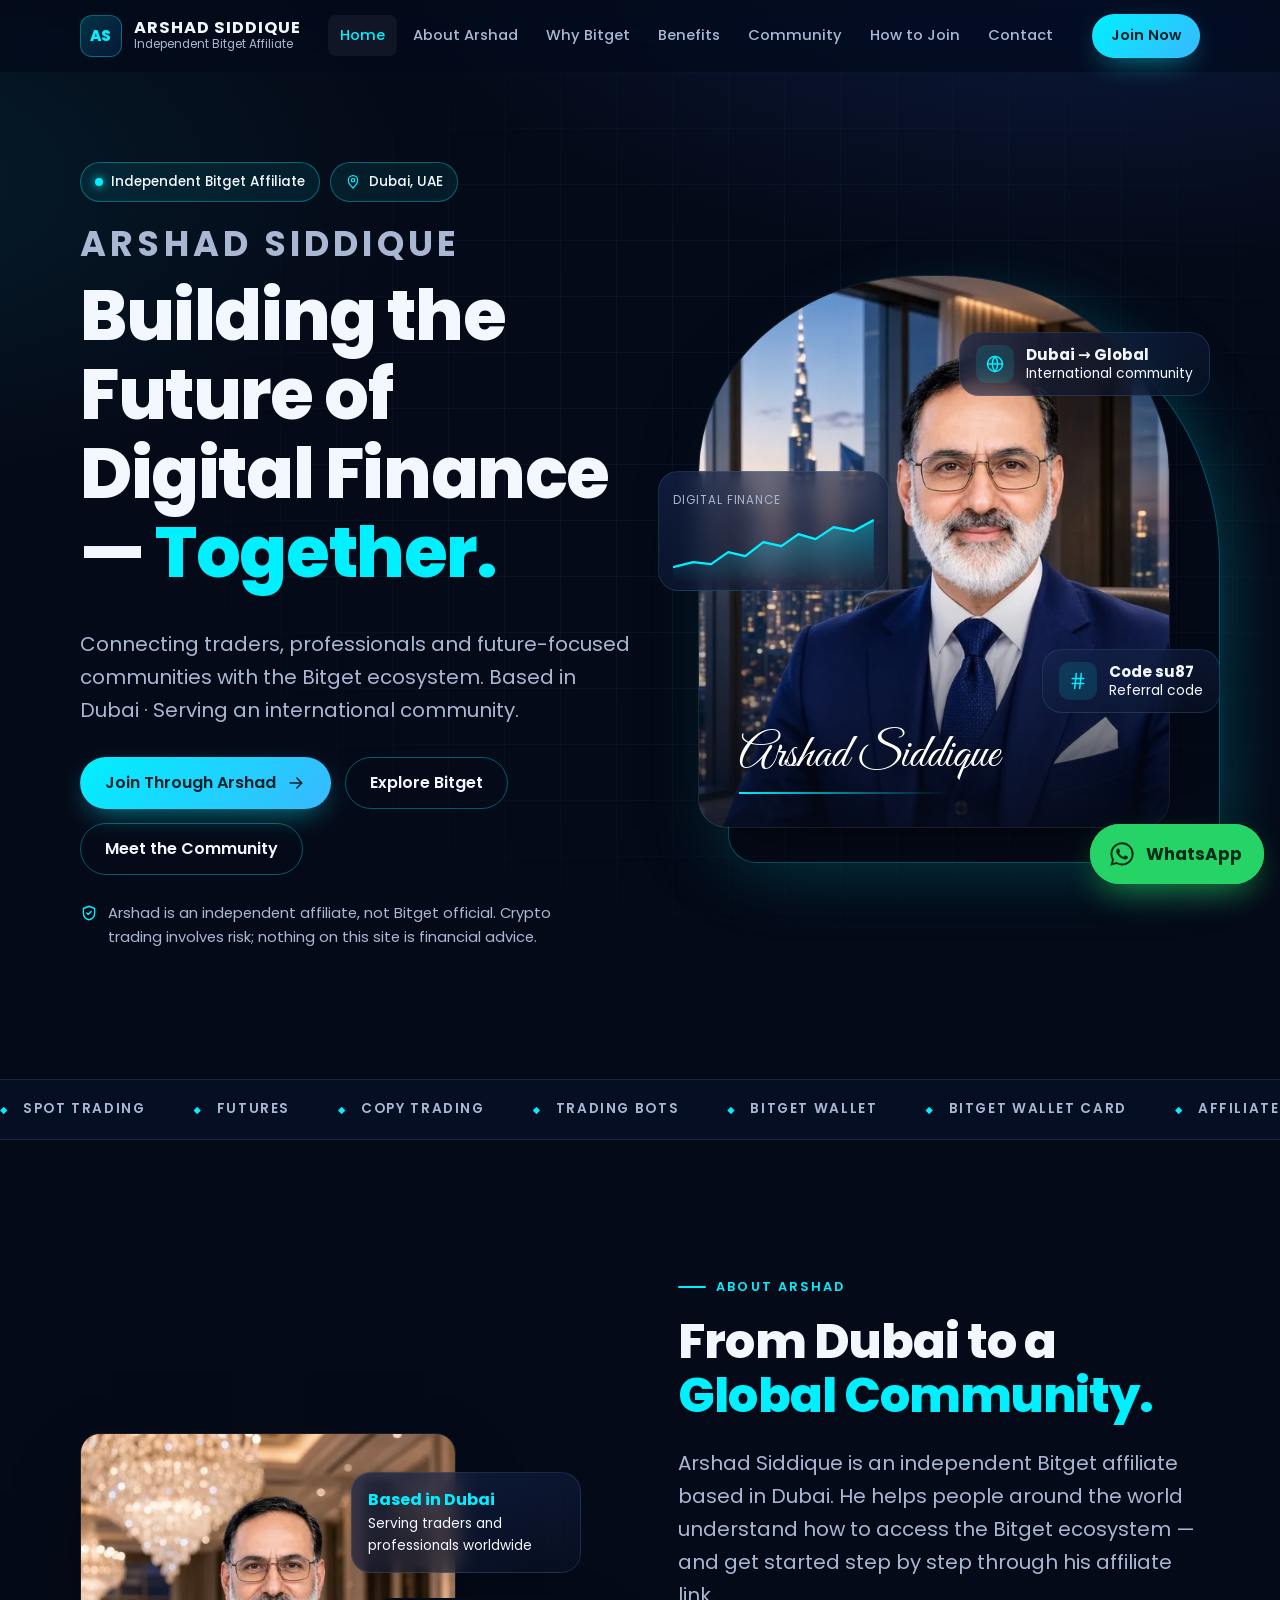
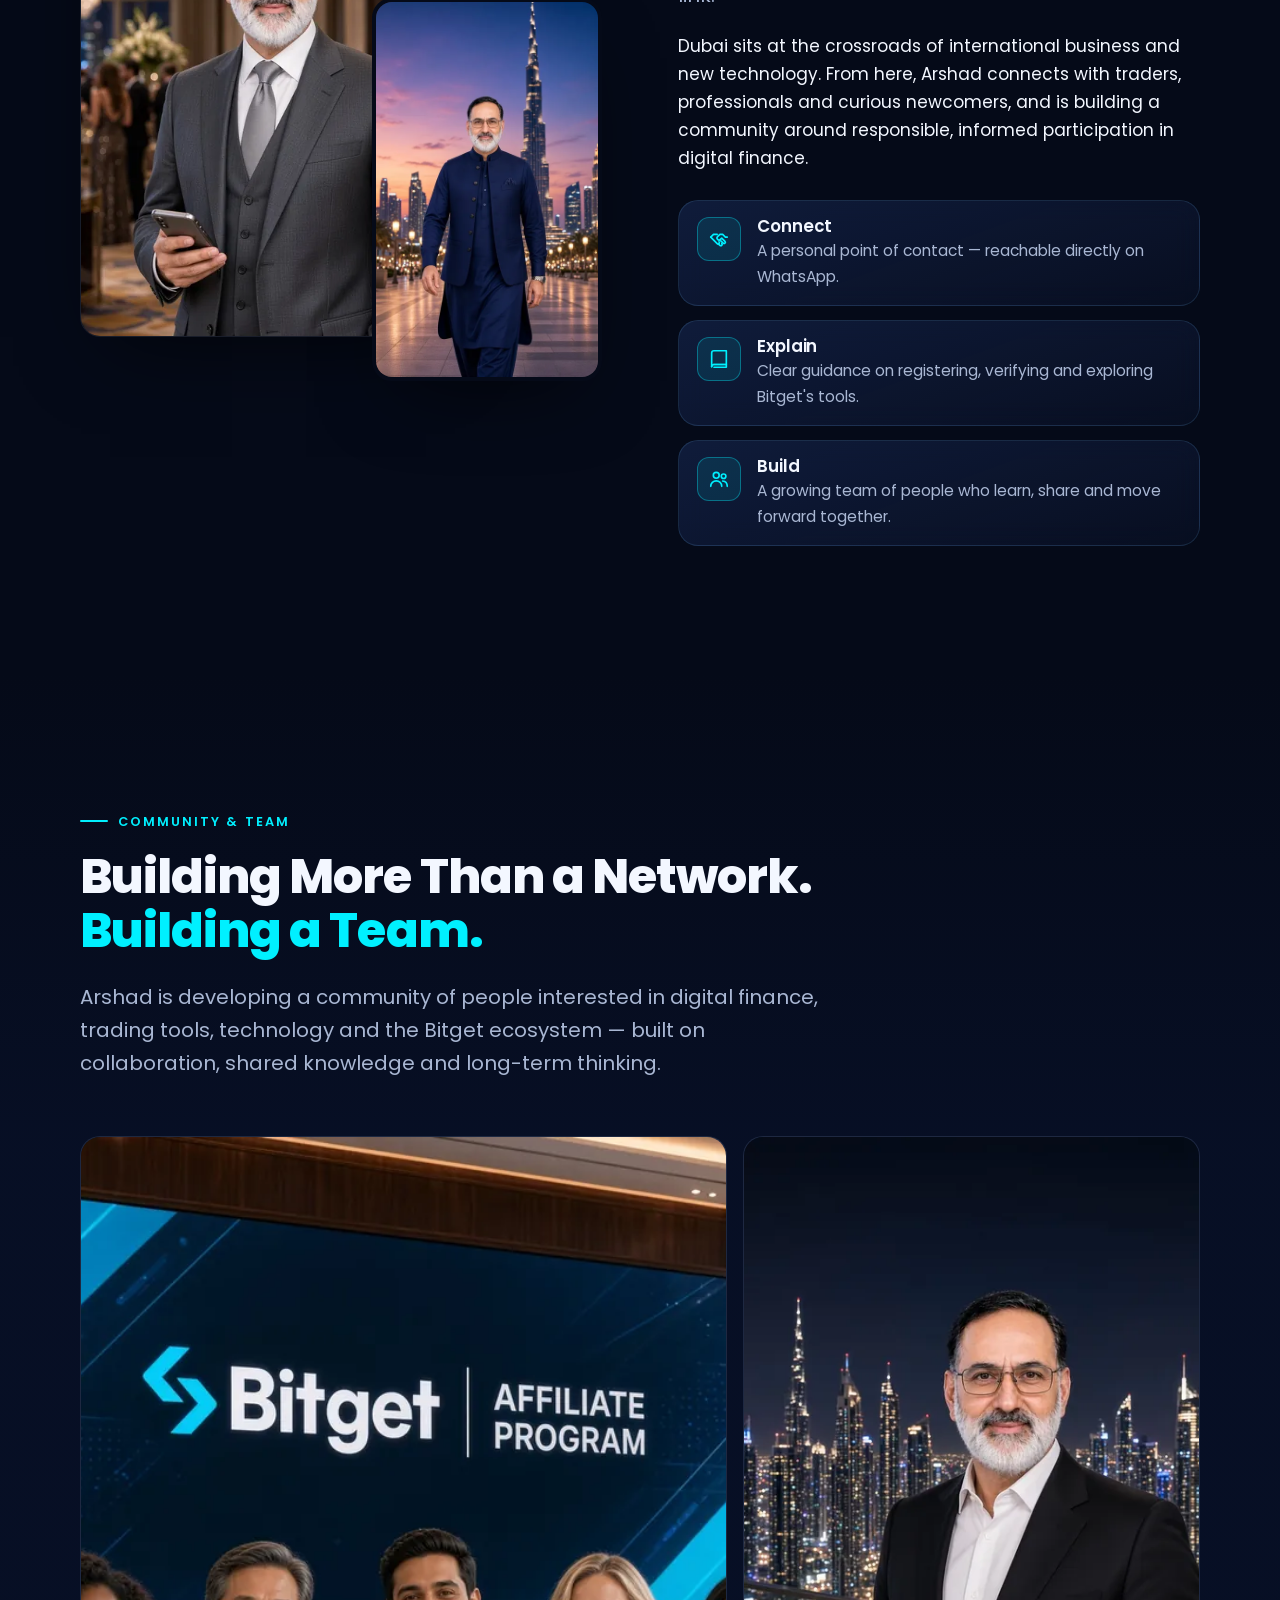
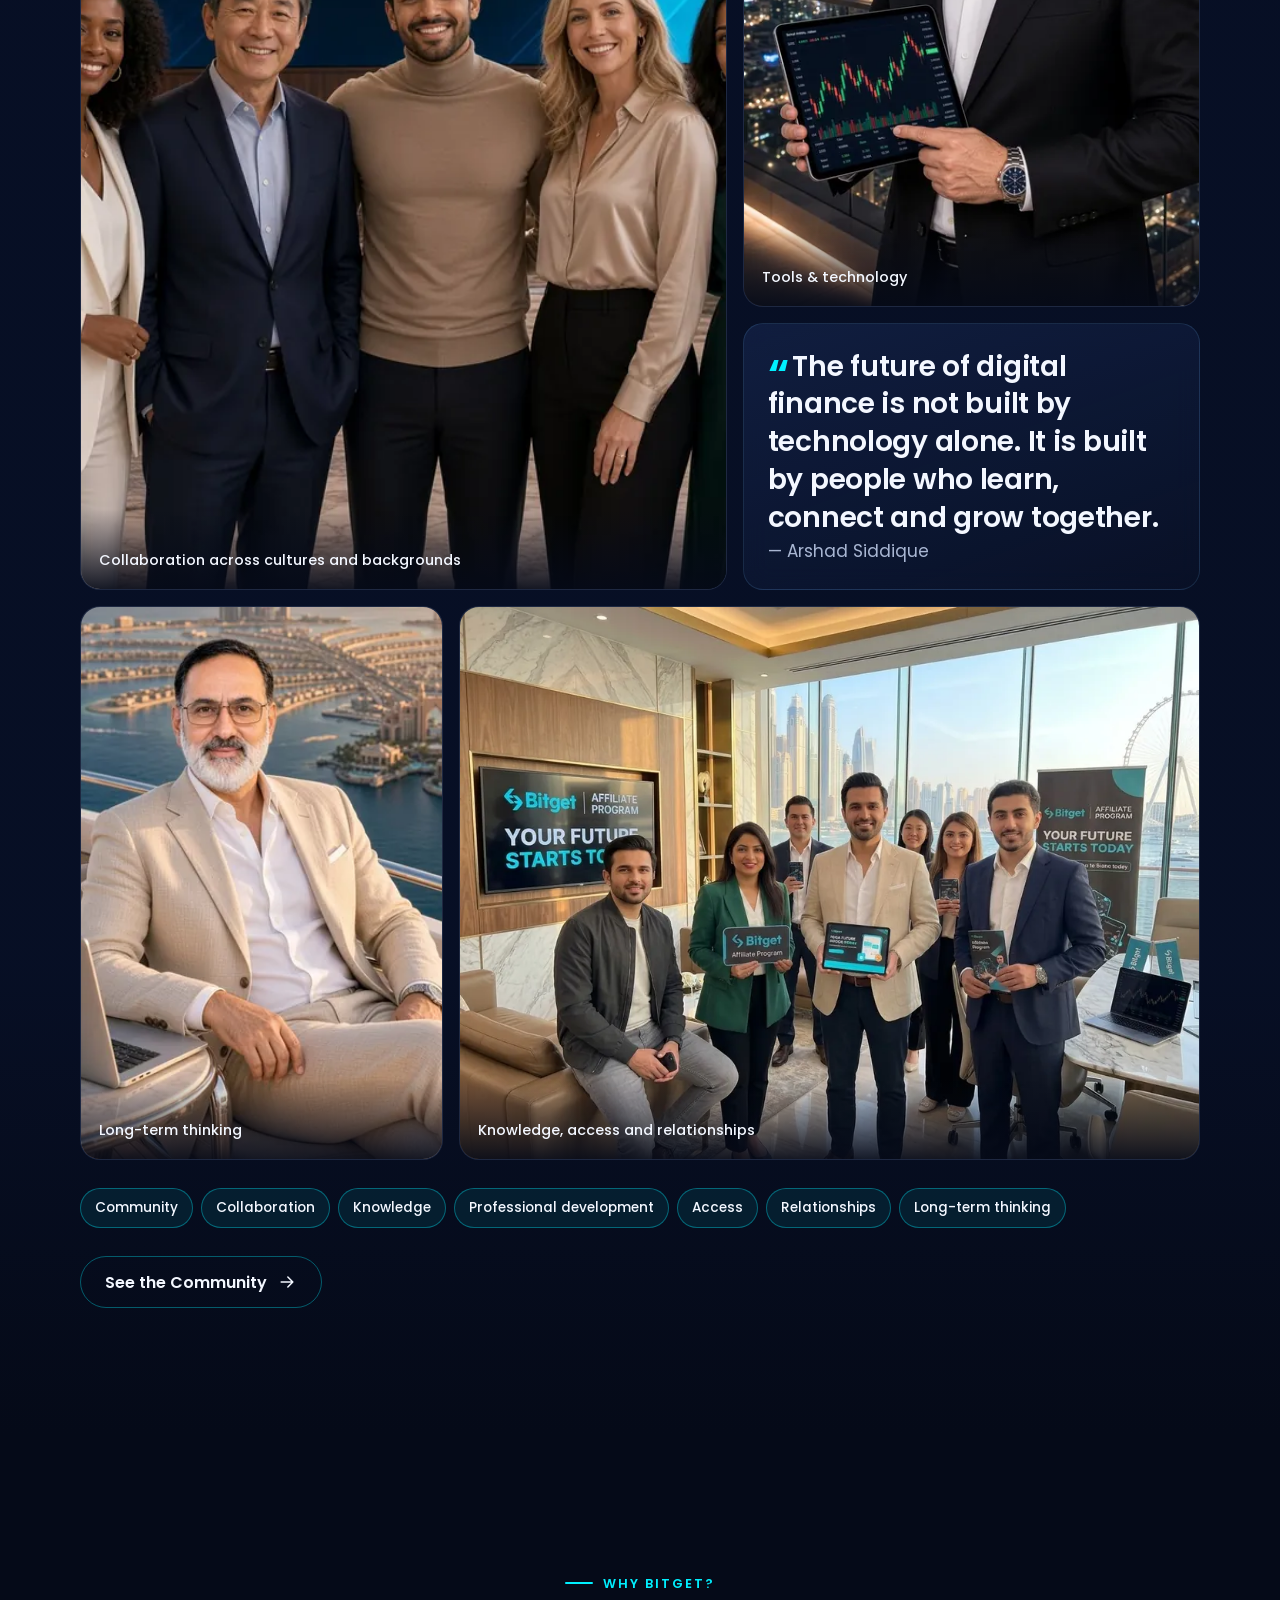
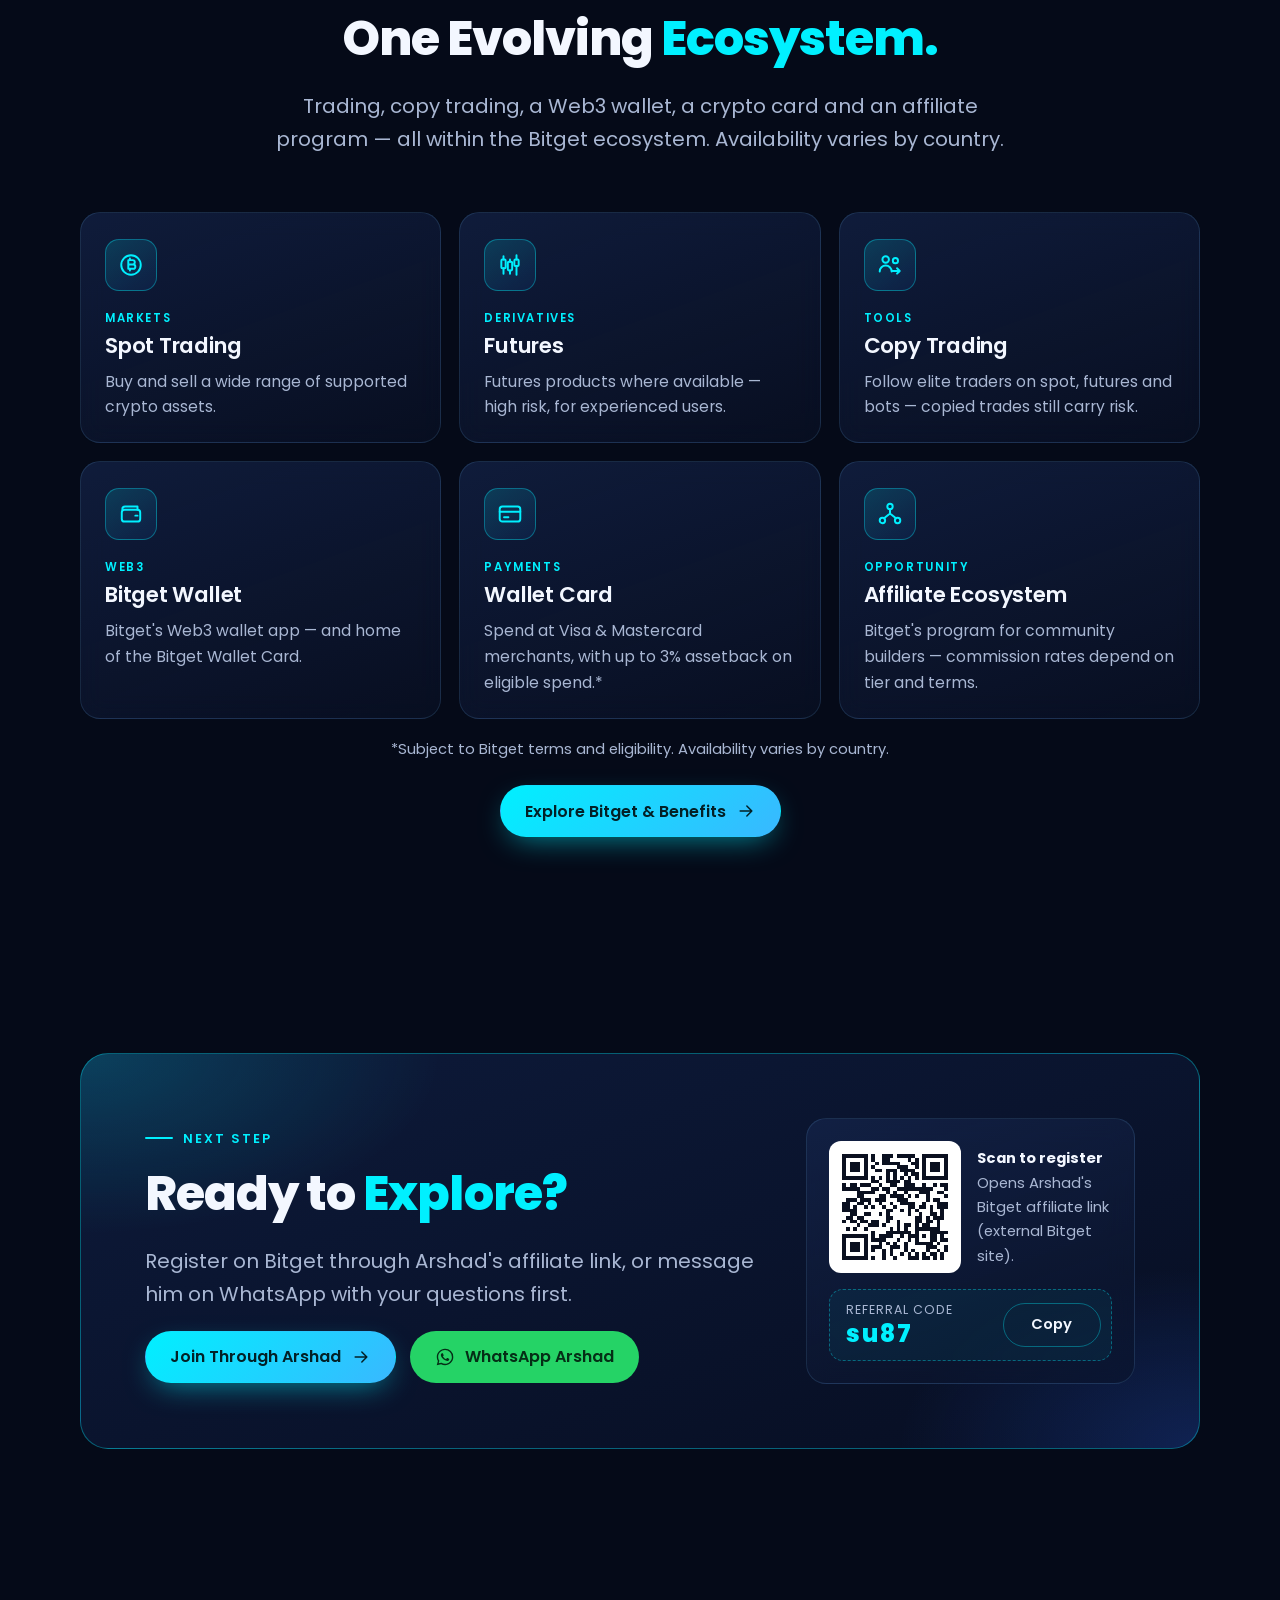
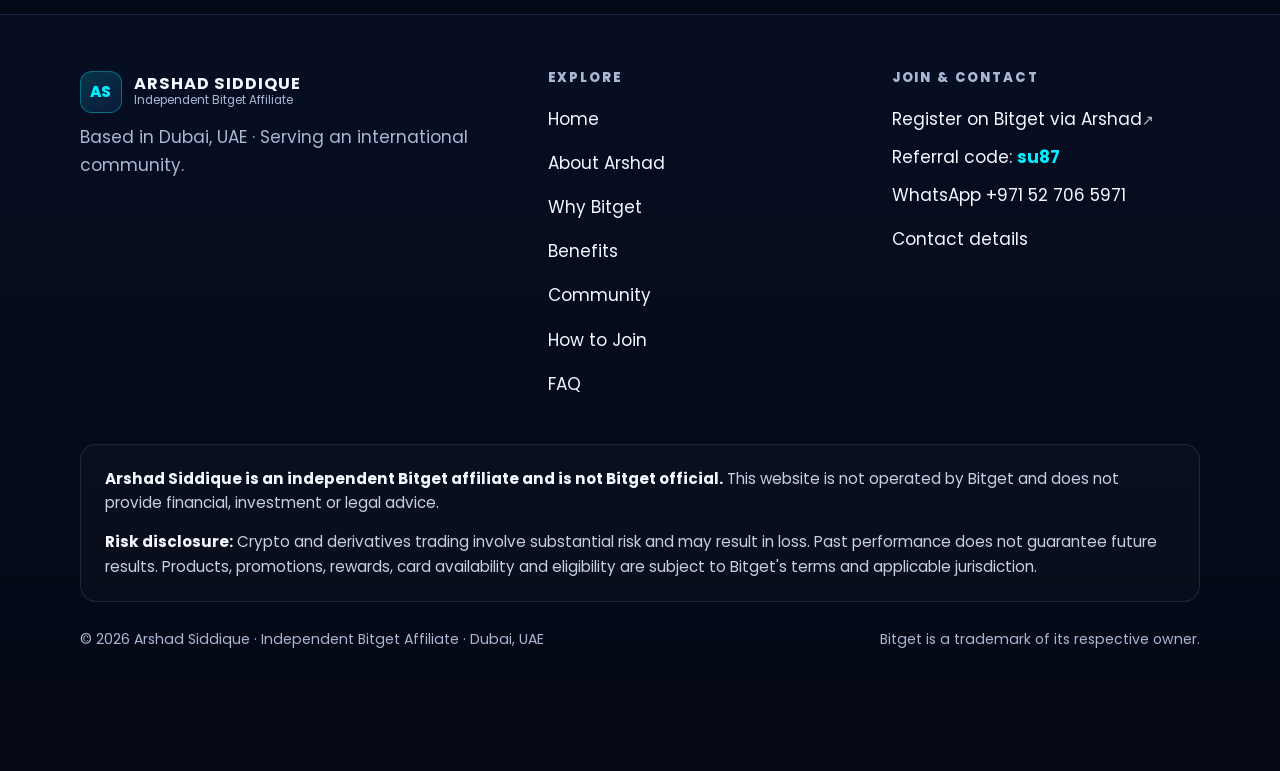
<file: public/index.html>
<!doctype html>
<html lang="en">
<head>
<meta charset="utf-8">
<meta name="viewport" content="width=device-width, initial-scale=1, viewport-fit=cover">
<title>Arshad Siddique | Independent Bitget Affiliate in Dubai</title>
<meta name="description" content="Meet Arshad Siddique, an independent Bitget affiliate based in Dubai, building an international community around the Bitget ecosystem. Join through Arshad with referral code su87.">
<link rel="canonical" href="https://arshad-siddique-bitget.netlify.app/">
<meta name="robots" content="index, follow, max-image-preview:large">
<meta name="theme-color" content="#050a18">
<meta name="author" content="Arshad Siddique">
<meta property="og:type" content="website">
<meta property="og:site_name" content="Arshad Siddique · Independent Bitget Affiliate">
<meta property="og:title" content="Arshad Siddique | Independent Bitget Affiliate in Dubai">
<meta property="og:description" content="Meet Arshad Siddique, an independent Bitget affiliate based in Dubai, building an international community around the Bitget ecosystem. Join through Arshad with referral code su87.">
<meta property="og:url" content="https://arshad-siddique-bitget.netlify.app/">
<meta property="og:image" content="https://arshad-siddique-bitget.netlify.app/assets/img/og-image.jpg">
<meta property="og:image:width" content="1200">
<meta property="og:image:height" content="630">
<meta property="og:image:alt" content="Arshad Siddique, independent Bitget affiliate, in Dubai">
<meta property="og:locale" content="en_US">
<meta name="twitter:card" content="summary_large_image">
<meta name="twitter:title" content="Arshad Siddique | Independent Bitget Affiliate in Dubai">
<meta name="twitter:description" content="Meet Arshad Siddique, an independent Bitget affiliate based in Dubai, building an international community around the Bitget ecosystem. Join through Arshad with referral code su87.">
<meta name="twitter:image" content="https://arshad-siddique-bitget.netlify.app/assets/img/og-image.jpg">
<link rel="icon" href="assets/img/favicon.svg" type="image/svg+xml">
<link rel="preconnect" href="https://fonts.googleapis.com">
<link rel="preconnect" href="https://fonts.gstatic.com" crossorigin>
<link rel="stylesheet" href="https://fonts.googleapis.com/css2?family=Great+Vibes&family=Poppins:wght@400;500;600;700;800&display=swap">
<link rel="stylesheet" href="assets/css/style.css">
<script>document.documentElement.classList.add("js")</script>
<script type="application/ld+json">{"@context": "https://schema.org", "@graph": [{"@type": "Person", "@id": "https://arshad-siddique-bitget.netlify.app/#arshad", "name": "Arshad Siddique", "jobTitle": "Independent Bitget Affiliate", "description": "Independent Bitget affiliate based in Dubai, serving an international community. Not Bitget official.", "image": "https://arshad-siddique-bitget.netlify.app/assets/img/arshad-office-lg.webp", "url": "https://arshad-siddique-bitget.netlify.app/", "telephone": "+971527065971", "address": {"@type": "PostalAddress", "addressLocality": "Dubai", "addressCountry": "AE"}}, {"@type": "WebSite", "@id": "https://arshad-siddique-bitget.netlify.app/#website", "url": "https://arshad-siddique-bitget.netlify.app/", "name": "Arshad Siddique · Independent Bitget Affiliate", "inLanguage": "en", "publisher": {"@id": "https://arshad-siddique-bitget.netlify.app/#arshad"}}, {"@type": "WebPage", "@id": "https://arshad-siddique-bitget.netlify.app/#webpage", "url": "https://arshad-siddique-bitget.netlify.app/", "name": "Arshad Siddique | Independent Bitget Affiliate in Dubai", "description": "Meet Arshad Siddique, an independent Bitget affiliate based in Dubai, building an international community around the Bitget ecosystem. Join through Arshad with referral code su87.", "isPartOf": {"@id": "https://arshad-siddique-bitget.netlify.app/#website"}, "about": {"@id": "https://arshad-siddique-bitget.netlify.app/#arshad"}}]}</script>
<link rel="preload" as="image" href="assets/img/arshad-office-lg.webp" imagesrcset="assets/img/arshad-office-sm.webp 480w, assets/img/arshad-office-lg.webp 960w" imagesizes="(max-width: 900px) 92vw, 540px">
</head>
<body>
<a class="skip-link" href="#main">Skip to content</a>
<header class="site-header">
  <div class="container header-inner">
    <a class="brand" href="index.html" aria-label="Arshad Siddique, Independent Bitget Affiliate, home">
      <span class="brand-mark" aria-hidden="true">AS</span>
      <span class="brand-text"><span class="brand-name">Arshad Siddique</span><span class="brand-sub">Independent Bitget Affiliate</span></span>
    </a>
    <nav class="nav" id="site-nav" aria-label="Main">
      <a href="index.html" aria-current="page">Home</a>
      <a href="index.html#about">About Arshad</a>
      <a href="bitget.html">Why Bitget</a>
      <a href="bitget.html#card">Benefits</a>
      <a href="join.html#community">Community</a>
      <a href="join.html#how-to-join">How to Join</a>
      <a href="join.html#contact">Contact</a>
      <a class="btn btn--whatsapp nav-mobile-only" href="https://wa.me/971527065971?text=Hello%20Arshad%2C%20I%20found%20your%20website%20and%20would%20like%20to%20learn%20more%20about%20joining%20Bitget%20through%20you." target="_blank" rel="noopener noreferrer" data-track="whatsapp_click" data-track-loc="mobile_menu"><svg viewBox="0 0 24 24" fill="currentColor" aria-hidden="true" focusable="false"><path d="M12.04 2C6.58 2 2.13 6.45 2.13 11.91c0 1.75.46 3.45 1.32 4.95L2.05 22l5.25-1.38a9.9 9.9 0 0 0 4.74 1.21h.01c5.46 0 9.91-4.45 9.91-9.91A9.86 9.86 0 0 0 12.04 2Zm0 18.15h-.01a8.23 8.23 0 0 1-4.2-1.15l-.3-.18-3.12.82.83-3.04-.2-.31a8.21 8.21 0 0 1-1.26-4.38c0-4.54 3.7-8.24 8.25-8.24a8.2 8.2 0 0 1 5.83 2.42 8.18 8.18 0 0 1 2.41 5.83c0 4.54-3.7 8.23-8.23 8.23Zm4.52-6.16c-.25-.12-1.47-.72-1.69-.81-.23-.08-.39-.12-.56.13-.16.24-.64.8-.78.97-.15.16-.29.18-.54.06-.25-.12-1.05-.39-1.99-1.23-.74-.66-1.23-1.47-1.38-1.72-.14-.25-.01-.38.11-.5.11-.11.25-.29.37-.43.13-.15.17-.25.25-.41.08-.17.04-.31-.02-.43-.06-.12-.56-1.34-.76-1.84-.2-.48-.41-.42-.56-.43h-.48c-.17 0-.43.06-.66.31-.22.25-.86.85-.86 2.07 0 1.22.89 2.4 1.01 2.56.12.17 1.75 2.67 4.23 3.74.59.26 1.05.41 1.41.52.59.19 1.13.16 1.56.1.48-.07 1.47-.6 1.67-1.18.21-.58.21-1.07.15-1.18-.06-.1-.22-.16-.47-.28Z"/></svg>Chat on WhatsApp</a>
    </nav>
    <div class="header-cta">
      <a class="btn btn--primary btn--sm" href="https://partner.bitget.site/bg/ZGRSVM" target="_blank" rel="noopener noreferrer" data-track="join_affiliate_click" data-track-loc="header">Join Now</a>
      <button class="menu-toggle" type="button" aria-expanded="false" aria-controls="site-nav" aria-label="Open menu"><span></span></button>
    </div>
  </div>
</header>

<main id="main">

  <!-- ============ HERO ============ -->
  <section class="hero" aria-labelledby="hero-title">
    <div class="container hero-grid">
      <div>
        <div class="hero-kicker reveal">
          <span class="chip"><span class="dot" aria-hidden="true"></span>Independent Bitget Affiliate</span>
          <span class="chip"><svg viewBox="0 0 24 24" fill="none" stroke="currentColor" stroke-width="1.8" stroke-linecap="round" stroke-linejoin="round" aria-hidden="true" focusable="false"><path d="M12 21s-7-6.2-7-11.5a7 7 0 0 1 14 0C19 14.8 12 21 12 21Z"/><circle cx="12" cy="9.5" r="2.5"/></svg>Dubai, UAE</span>
        </div>
        <h1 id="hero-title" class="reveal" data-delay="1">
          <span class="name">Arshad Siddique</span>
          Building the Future of Digital Finance — <span class="accent">Together.</span>
        </h1>
        <p class="lead reveal" data-delay="2">Connecting traders, professionals and future-focused communities with the Bitget ecosystem. Based in Dubai · Serving an international community.</p>
        <div class="btn-row reveal" data-delay="3">
          <a class="btn btn--primary" href="https://partner.bitget.site/bg/ZGRSVM" target="_blank" rel="noopener noreferrer" data-track="join_affiliate_click" data-track-loc="home_hero">Join Through Arshad <svg viewBox="0 0 24 24" fill="none" stroke="currentColor" stroke-width="1.8" stroke-linecap="round" stroke-linejoin="round" aria-hidden="true" focusable="false"><path d="M5 12h14m-6-6 6 6-6 6"/></svg></a>
          <a class="btn" href="bitget.html" data-track="explore_bitget_click" data-track-loc="home_hero">Explore Bitget</a>
          <a class="btn" href="#team">Meet the Community</a>
        </div>
        <p class="hero-trust reveal" data-delay="4"><svg viewBox="0 0 24 24" fill="none" stroke="currentColor" stroke-width="1.8" stroke-linecap="round" stroke-linejoin="round" aria-hidden="true" focusable="false"><path d="M12 3 4.5 6v5.5c0 4.6 3.2 8.4 7.5 9.5 4.3-1.1 7.5-4.9 7.5-9.5V6L12 3Z"/><path d="m9 12 2 2 4-4"/></svg><span>Arshad is an independent affiliate, not Bitget official. Crypto trading involves risk; nothing on this site is financial advice.</span></p>
      </div>

      <div class="hero-visual reveal" data-delay="2">
        <div class="ring" aria-hidden="true"></div>
        <div class="frame" data-parallax>
          <img src="assets/img/arshad-office-lg.webp" srcset="assets/img/arshad-office-sm.webp 480w, assets/img/arshad-office-lg.webp 960w" sizes="(max-width: 900px) 92vw, 540px" width="960" height="764" alt="Arshad Siddique in a navy suit in a Dubai office overlooking the city skyline at dusk" fetchpriority="high">
        </div>
        <span class="sig script" aria-hidden="true">Arshad Siddique</span>
        <div class="float-card float-card--a glass" aria-hidden="true">
          <span class="ico"><svg viewBox="0 0 24 24" fill="none" stroke="currentColor" stroke-width="1.8" stroke-linecap="round" stroke-linejoin="round" aria-hidden="true" focusable="false"><circle cx="12" cy="12" r="9"/><path d="M3 12h18M12 3a14 14 0 0 1 0 18M12 3a14 14 0 0 0 0 18"/></svg></span>
          <span><strong>Dubai → Global</strong>International community</span>
        </div>
        <div class="float-card float-card--b glass" aria-hidden="true">
          <span class="ico"><svg viewBox="0 0 24 24" fill="none" stroke="currentColor" stroke-width="1.8" stroke-linecap="round" stroke-linejoin="round" aria-hidden="true" focusable="false"><path d="M5 9h14M5 15h14M10 3 8 21M16 3l-2 18"/></svg></span>
          <span><strong>Code su87</strong>Referral code</span>
        </div>
        <div class="hero-chart glass" aria-hidden="true">
          <span class="lbl">Digital finance</span>
          <svg viewBox="0 0 200 70" fill="none">
            <defs><linearGradient id="hg" x1="0" x2="0" y1="0" y2="1"><stop offset="0" stop-color="#00f0ff" stop-opacity=".35"/><stop offset="1" stop-color="#00f0ff" stop-opacity="0"/></linearGradient></defs>
            <path d="M0 55 L20 50 L38 52 L55 40 L72 44 L90 30 L108 34 L125 22 L142 27 L160 15 L180 19 L200 8 L200 70 L0 70Z" fill="url(#hg)"/>
            <path class="line" d="M0 55 L20 50 L38 52 L55 40 L72 44 L90 30 L108 34 L125 22 L142 27 L160 15 L180 19 L200 8" stroke="#00f0ff" stroke-width="2.2" stroke-linejoin="round"/>
          </svg>
        </div>
      </div>
    </div>
  </section>

  <!-- ============ PRODUCT STRIP ============ -->
  <div class="marquee" aria-label="Bitget ecosystem areas covered on this site">
    <div class="marquee-track">
      <span>Spot Trading</span><span>Futures</span><span>Copy Trading</span><span>Trading Bots</span><span>Bitget Wallet</span><span>Bitget Wallet Card</span><span>Affiliate Program</span><span>Community</span>
      <span aria-hidden="true">Spot Trading</span><span aria-hidden="true">Futures</span><span aria-hidden="true">Copy Trading</span><span aria-hidden="true">Trading Bots</span><span aria-hidden="true">Bitget Wallet</span><span aria-hidden="true">Bitget Wallet Card</span><span aria-hidden="true">Affiliate Program</span><span aria-hidden="true">Community</span>
    </div>
  </div>

  <!-- ============ ABOUT ============ -->
  <section class="section" id="about" aria-labelledby="about-title">
    <div class="container split">
      <div class="duo reveal">
        <figure class="duo-a"><img src="assets/img/arshad-gala-lg.webp" srcset="assets/img/arshad-gala-sm.webp 480w, assets/img/arshad-gala-lg.webp 960w" sizes="(max-width: 900px) 70vw, 400px" width="960" height="1369" alt="Arshad Siddique in a grey three-piece suit holding a smartphone at an evening event" loading="lazy" decoding="async"></figure>
        <figure class="duo-b"><img src="assets/img/arshad-burj-lg.webp" srcset="assets/img/arshad-burj-sm.webp 480w, assets/img/arshad-burj-lg.webp 936w" sizes="(max-width: 900px) 42vw, 250px" width="936" height="1580" alt="Arshad Siddique walking along a Downtown Dubai promenade with the Burj Khalifa behind him" loading="lazy" decoding="async"></figure>
        <div class="badge glass"><strong>Based in Dubai</strong>Serving traders and professionals worldwide</div>
      </div>
      <div>
        <span class="eyebrow reveal">About Arshad</span>
        <h2 class="reveal" data-delay="1">From Dubai to a <span class="accent">Global Community.</span></h2>
        <p class="lead reveal" data-delay="2">Arshad Siddique is an independent Bitget affiliate based in Dubai. He helps people around the world understand how to access the Bitget ecosystem — and get started step by step through his affiliate link.</p>
        <p class="reveal" data-delay="2">Dubai sits at the crossroads of international business and new technology. From here, Arshad connects with traders, professionals and curious newcomers, and is building a community around responsible, informed participation in digital finance.</p>
        <div class="pillars">
          <div class="pillar glass reveal" data-delay="1"><span class="ico"><svg viewBox="0 0 24 24" fill="none" stroke="currentColor" stroke-width="1.8" stroke-linecap="round" stroke-linejoin="round" aria-hidden="true" focusable="false"><path d="m11 17 2 2a1.4 1.4 0 0 0 2-2"/><path d="m14 14 2.5 2.5a1.4 1.4 0 0 0 2-2L15 11l-1.5 1.5a2 2 0 0 1-3-3L13 7h3l3 3h2M3 10l3-3h4"/><path d="m3 10 7 7a1.4 1.4 0 0 0 2-2"/></svg></span><div><h3>Connect</h3><p>A personal point of contact — reachable directly on WhatsApp.</p></div></div>
          <div class="pillar glass reveal" data-delay="2"><span class="ico"><svg viewBox="0 0 24 24" fill="none" stroke="currentColor" stroke-width="1.8" stroke-linecap="round" stroke-linejoin="round" aria-hidden="true" focusable="false"><path d="M4 5.5A2.5 2.5 0 0 1 6.5 3H20v15H6.5A2.5 2.5 0 0 0 4 20.5v-15Z"/><path d="M4 20.5A2.5 2.5 0 0 1 6.5 18H20v3H6.5"/></svg></span><div><h3>Explain</h3><p>Clear guidance on registering, verifying and exploring Bitget's tools.</p></div></div>
          <div class="pillar glass reveal" data-delay="3"><span class="ico"><svg viewBox="0 0 24 24" fill="none" stroke="currentColor" stroke-width="1.8" stroke-linecap="round" stroke-linejoin="round" aria-hidden="true" focusable="false"><circle cx="9" cy="8" r="3.2"/><path d="M3 20c0-3.3 2.7-6 6-6s6 2.7 6 6"/><circle cx="17" cy="9" r="2.5"/><path d="M16 14.2c2.9.3 5 2.6 5 5.8"/></svg></span><div><h3>Build</h3><p>A growing team of people who learn, share and move forward together.</p></div></div>
        </div>
      </div>
    </div>
  </section>

  <!-- ============ TEAM ============ -->
  <section class="section team-section" id="team" aria-labelledby="team-title">
    <div class="container">
      <div class="section-head">
        <span class="eyebrow reveal">Community &amp; Team</span>
        <h2 id="team-title" class="reveal" data-delay="1">Building More Than a Network.<br><span class="accent">Building a Team.</span></h2>
        <p class="lead reveal" data-delay="2">Arshad is developing a community of people interested in digital finance, trading tools, technology and the Bitget ecosystem — built on collaboration, shared knowledge and long-term thinking.</p>
      </div>
      <div class="mosaic">
        <figure class="m-1 reveal"><img src="assets/img/team-lounge-lg.webp" srcset="assets/img/team-lounge-sm.webp 480w, assets/img/team-lounge-lg.webp 1200w" sizes="(max-width: 860px) 92vw, 680px" width="1200" height="894" alt="A diverse group of professionals smiling together in a Dubai lounge in front of a Bitget Affiliate Program screen" loading="lazy" decoding="async"><figcaption>Collaboration across cultures and backgrounds</figcaption></figure>
        <figure class="m-2 reveal" data-delay="1"><img src="assets/img/arshad-tablet-lg.webp" srcset="assets/img/arshad-tablet-sm.webp 480w, assets/img/arshad-tablet-lg.webp 936w" sizes="(max-width: 860px) 46vw, 470px" width="936" height="1580" alt="Arshad Siddique holding a tablet with a market chart on a terrace above the Dubai skyline at night" loading="lazy" decoding="async"><figcaption>Tools &amp; technology</figcaption></figure>
        <div class="m-3 glass reveal" data-delay="2">
          <p class="quote">The future of digital finance is not built by technology alone. It is built by people who learn, connect and grow together.</p>
          <p class="muted">— Arshad Siddique</p>
        </div>
        <figure class="m-4 reveal"><img src="assets/img/arshad-yacht-lg.webp" srcset="assets/img/arshad-yacht-sm.webp 480w, assets/img/arshad-yacht-lg.webp 736w" sizes="(max-width: 860px) 46vw, 380px" width="736" height="786" alt="Arshad Siddique in a linen suit seated on a yacht deck with a laptop, Palm Jumeirah in the background" loading="lazy" decoding="async"><figcaption>Long-term thinking</figcaption></figure>
        <figure class="m-5 reveal" data-delay="1"><img src="assets/img/team-dubai-lg.webp" srcset="assets/img/team-dubai-sm.webp 480w, assets/img/team-dubai-lg.webp 960w" sizes="(max-width: 860px) 92vw, 780px" width="960" height="717" alt="Members of the community holding Bitget Affiliate Program materials in a meeting room overlooking Dubai Marina" loading="lazy" decoding="async"><figcaption>Knowledge, access and relationships</figcaption></figure>
      </div>
      <div class="values reveal" style="margin-top:28px">
        <span class="chip">Community</span><span class="chip">Collaboration</span><span class="chip">Knowledge</span><span class="chip">Professional development</span><span class="chip">Access</span><span class="chip">Relationships</span><span class="chip">Long-term thinking</span>
      </div>
      <div class="btn-row reveal" style="margin-top:28px">
        <a class="btn" href="join.html#community">See the Community <svg viewBox="0 0 24 24" fill="none" stroke="currentColor" stroke-width="1.8" stroke-linecap="round" stroke-linejoin="round" aria-hidden="true" focusable="false"><path d="M5 12h14m-6-6 6 6-6 6"/></svg></a>
      </div>
    </div>
  </section>

  <!-- ============ WHY BITGET PREVIEW ============ -->
  <section class="section" id="why-bitget" aria-labelledby="why-title">
    <div class="container">
      <div class="section-head section-head--center">
        <span class="eyebrow reveal">Why Bitget?</span>
        <h2 id="why-title" class="reveal" data-delay="1">One Evolving <span class="accent">Ecosystem.</span></h2>
        <p class="lead reveal" data-delay="2">Trading, copy trading, a Web3 wallet, a crypto card and an affiliate program — all within the Bitget ecosystem. Availability varies by country.</p>
      </div>
      <div class="features">
        <a class="feature glass reveal" href="bitget.html#features" data-track="explore_bitget_click" data-track-loc="home_card_spot" style="text-decoration:none;color:inherit">
          <span class="ico"><svg viewBox="0 0 24 24" fill="none" stroke="currentColor" stroke-width="1.8" stroke-linecap="round" stroke-linejoin="round" aria-hidden="true" focusable="false"><circle cx="12" cy="12" r="9"/><path d="M9.5 7.5h4a2 2 0 0 1 0 4h-4m0 0h4.5a2 2 0 0 1 0 4h-4.5m0-8v8m1.5-9.5v1.5m0 8v1.5"/></svg></span><span class="tag">Markets</span><h3>Spot Trading</h3><p>Buy and sell a wide range of supported crypto assets.</p>
        </a>
        <a class="feature glass reveal" data-delay="1" href="bitget.html#features" data-track="explore_bitget_click" data-track-loc="home_card_futures" style="text-decoration:none;color:inherit">
          <span class="ico"><svg viewBox="0 0 24 24" fill="none" stroke="currentColor" stroke-width="1.8" stroke-linecap="round" stroke-linejoin="round" aria-hidden="true" focusable="false"><path d="M6 4v3m0 8v5M18 3v4m0 6v8M12 7v2m0 8v3"/><rect x="4" y="7" width="4" height="8" rx="1"/><rect x="10" y="9" width="4" height="8" rx="1"/><rect x="16" y="7" width="4" height="6" rx="1"/></svg></span><span class="tag">Derivatives</span><h3>Futures</h3><p>Futures products where available — high risk, for experienced users.</p>
        </a>
        <a class="feature glass reveal" data-delay="2" href="bitget.html#copy-trading" data-track="copy_trading_interest" data-track-loc="home_card" style="text-decoration:none;color:inherit">
          <span class="ico"><svg viewBox="0 0 24 24" fill="none" stroke="currentColor" stroke-width="1.8" stroke-linecap="round" stroke-linejoin="round" aria-hidden="true" focusable="false"><circle cx="8" cy="7" r="3"/><circle cx="17" cy="8" r="2.4"/><path d="M2.5 18c0-3 2.5-5.5 5.5-5.5S13.5 15 13.5 18"/><path d="M14 17.5h7m0 0-2.5-2.5M21 17.5 18.5 20"/></svg></span><span class="tag">Tools</span><h3>Copy Trading</h3><p>Follow elite traders on spot, futures and bots — copied trades still carry risk.</p>
        </a>
        <a class="feature glass reveal" href="bitget.html#features" data-track="explore_bitget_click" data-track-loc="home_card_wallet" style="text-decoration:none;color:inherit">
          <span class="ico"><svg viewBox="0 0 24 24" fill="none" stroke="currentColor" stroke-width="1.8" stroke-linecap="round" stroke-linejoin="round" aria-hidden="true" focusable="false"><path d="M4 7.5A2.5 2.5 0 0 1 6.5 5H18v3"/><rect x="3.5" y="8" width="17" height="11" rx="2.5"/><path d="M16 13.5h2"/></svg></span><span class="tag">Web3</span><h3>Bitget Wallet</h3><p>Bitget's Web3 wallet app — and home of the Bitget Wallet Card.</p>
        </a>
        <a class="feature glass reveal" data-delay="1" href="bitget.html#card" data-track="card_interest" data-track-loc="home_card" style="text-decoration:none;color:inherit">
          <span class="ico"><svg viewBox="0 0 24 24" fill="none" stroke="currentColor" stroke-width="1.8" stroke-linecap="round" stroke-linejoin="round" aria-hidden="true" focusable="false"><rect x="2.5" y="5" width="19" height="14" rx="2.5"/><path d="M2.5 10h19M6.5 15h4"/></svg></span><span class="tag">Payments</span><h3>Wallet Card</h3><p>Spend at Visa &amp; Mastercard merchants, with up to 3% assetback on eligible spend.*</p>
        </a>
        <a class="feature glass reveal" data-delay="2" href="bitget.html#affiliate" data-track="affiliate_interest" data-track-loc="home_card" style="text-decoration:none;color:inherit">
          <span class="ico"><svg viewBox="0 0 24 24" fill="none" stroke="currentColor" stroke-width="1.8" stroke-linecap="round" stroke-linejoin="round" aria-hidden="true" focusable="false"><circle cx="12" cy="5" r="2.5"/><circle cx="5" cy="18" r="2.5"/><circle cx="19" cy="18" r="2.5"/><path d="M12 7.5v4m0 0-5.5 4.5M12 11.5l5.5 4.5"/></svg></span><span class="tag">Opportunity</span><h3>Affiliate Ecosystem</h3><p>Bitget's program for community builders — commission rates depend on tier and terms.</p>
        </a>
      </div>
      <p class="muted reveal" style="font-size:.92rem;margin-top:18px;text-align:center">*Subject to Bitget terms and eligibility. Availability varies by country.</p>
      <div class="btn-row reveal" style="justify-content:center;margin-top:24px">
        <a class="btn btn--primary" href="bitget.html" data-track="explore_bitget_click" data-track-loc="home_why">Explore Bitget &amp; Benefits <svg viewBox="0 0 24 24" fill="none" stroke="currentColor" stroke-width="1.8" stroke-linecap="round" stroke-linejoin="round" aria-hidden="true" focusable="false"><path d="M5 12h14m-6-6 6 6-6 6"/></svg></a>
      </div>
    </div>
  </section>

  <!-- ============ CTA ============ -->
  <section class="section--tight" aria-labelledby="cta-title">
    <div class="container">
      <div class="cta-band reveal">
        <div>
          <span class="eyebrow">Next step</span>
          <h2 id="cta-title">Ready to <span class="accent">Explore?</span></h2>
          <p class="lead">Register on Bitget through Arshad's affiliate link, or message him on WhatsApp with your questions first.</p>
          <div class="btn-row">
            <a class="btn btn--primary" href="https://partner.bitget.site/bg/ZGRSVM" target="_blank" rel="noopener noreferrer" data-track="join_affiliate_click" data-track-loc="home_cta">Join Through Arshad <svg viewBox="0 0 24 24" fill="none" stroke="currentColor" stroke-width="1.8" stroke-linecap="round" stroke-linejoin="round" aria-hidden="true" focusable="false"><path d="M5 12h14m-6-6 6 6-6 6"/></svg></a>
            <a class="btn btn--whatsapp" href="https://wa.me/971527065971?text=Hello%20Arshad%2C%20I%20found%20your%20website%20and%20would%20like%20to%20learn%20more%20about%20joining%20Bitget%20through%20you." target="_blank" rel="noopener noreferrer" data-track="whatsapp_click" data-track-loc="home_cta"><svg viewBox="0 0 24 24" fill="currentColor" aria-hidden="true" focusable="false"><path d="M12.04 2C6.58 2 2.13 6.45 2.13 11.91c0 1.75.46 3.45 1.32 4.95L2.05 22l5.25-1.38a9.9 9.9 0 0 0 4.74 1.21h.01c5.46 0 9.91-4.45 9.91-9.91A9.86 9.86 0 0 0 12.04 2Zm0 18.15h-.01a8.23 8.23 0 0 1-4.2-1.15l-.3-.18-3.12.82.83-3.04-.2-.31a8.21 8.21 0 0 1-1.26-4.38c0-4.54 3.7-8.24 8.25-8.24a8.2 8.2 0 0 1 5.83 2.42 8.18 8.18 0 0 1 2.41 5.83c0 4.54-3.7 8.23-8.23 8.23Zm4.52-6.16c-.25-.12-1.47-.72-1.69-.81-.23-.08-.39-.12-.56.13-.16.24-.64.8-.78.97-.15.16-.29.18-.54.06-.25-.12-1.05-.39-1.99-1.23-.74-.66-1.23-1.47-1.38-1.72-.14-.25-.01-.38.11-.5.11-.11.25-.29.37-.43.13-.15.17-.25.25-.41.08-.17.04-.31-.02-.43-.06-.12-.56-1.34-.76-1.84-.2-.48-.41-.42-.56-.43h-.48c-.17 0-.43.06-.66.31-.22.25-.86.85-.86 2.07 0 1.22.89 2.4 1.01 2.56.12.17 1.75 2.67 4.23 3.74.59.26 1.05.41 1.41.52.59.19 1.13.16 1.56.1.48-.07 1.47-.6 1.67-1.18.21-.58.21-1.07.15-1.18-.06-.1-.22-.16-.47-.28Z"/></svg>WhatsApp Arshad</a>
          </div>
        </div>
        <div class="join-box glass">
          <div class="qr" data-qr="home_cta">
            <img src="assets/img/qr-register.svg" width="132" height="132" alt="QR code linking to Arshad's Bitget registration page, partner.bitget.site/bg/ZGRSVM" loading="lazy">
            <p><strong style="color:var(--text)">Scan to register</strong><br>Opens Arshad's Bitget affiliate link (external Bitget site).</p>
          </div>
          <div class="ref">
            <span><span class="lbl">Referral code</span><code>su87</code></span>
            <button class="btn btn--sm copy-btn" type="button" data-copy="su87" aria-label="Copy referral code su87"><span class="t">Copy</span></button>
          </div>
        </div>
      </div>
    </div>
  </section>
</main>
<footer class="site-footer">
  <div class="container">
    <div class="footer-grid">
      <div class="footer-brand">
        <a class="brand" href="index.html">
          <span class="brand-mark" aria-hidden="true">AS</span>
          <span class="brand-text"><span class="brand-name">Arshad Siddique</span><span class="brand-sub">Independent Bitget Affiliate</span></span>
        </a>
        <p>Based in Dubai, UAE · Serving an international community.</p>
        <div class="socials" data-socials style="margin-top:16px"></div>
      </div>
      <div>
        <h2>Explore</h2>
        <ul>
          <li><a href="index.html">Home</a></li>
          <li><a href="index.html#about">About Arshad</a></li>
          <li><a href="bitget.html">Why Bitget</a></li>
          <li><a href="bitget.html#card">Benefits</a></li>
          <li><a href="join.html#community">Community</a></li>
          <li><a href="join.html#how-to-join">How to Join</a></li>
          <li><a href="join.html#faq">FAQ</a></li>
        </ul>
      </div>
      <div>
        <h2>Join &amp; Contact</h2>
        <ul>
          <li><a class="ext" href="https://partner.bitget.site/bg/ZGRSVM" target="_blank" rel="noopener noreferrer" data-track="join_affiliate_click" data-track-loc="footer">Register on Bitget via Arshad</a></li>
          <li>Referral code: <strong class="accent">su87</strong></li>
          <li><a href="https://wa.me/971527065971?text=Hello%20Arshad%2C%20I%20found%20your%20website%20and%20would%20like%20to%20learn%20more%20about%20joining%20Bitget%20through%20you." target="_blank" rel="noopener noreferrer" data-track="whatsapp_click" data-track-loc="footer">WhatsApp +971 52 706 5971</a></li>
          <li><a href="join.html#contact">Contact details</a></li>
        </ul>
      </div>
    </div>
    <div class="disclosure">
      <p><strong>Arshad Siddique is an independent Bitget affiliate and is not Bitget official.</strong> This website is not operated by Bitget and does not provide financial, investment or legal advice.</p>
      <p><strong>Risk disclosure:</strong> Crypto and derivatives trading involve substantial risk and may result in loss. Past performance does not guarantee future results. Products, promotions, rewards, card availability and eligibility are subject to Bitget's terms and applicable jurisdiction.</p>
    </div>
    <div class="copyright">
      <span>© <span data-year>2026</span> Arshad Siddique · Independent Bitget Affiliate · Dubai, UAE</span>
      <span>Bitget is a trademark of its respective owner.</span>
    </div>
  </div>
</footer>
<a class="wa-float" href="https://wa.me/971527065971?text=Hello%20Arshad%2C%20I%20found%20your%20website%20and%20would%20like%20to%20learn%20more%20about%20joining%20Bitget%20through%20you." target="_blank" rel="noopener noreferrer" aria-label="Chat with Arshad on WhatsApp" data-track="whatsapp_click" data-track-loc="floating"><svg viewBox="0 0 24 24" fill="currentColor" aria-hidden="true" focusable="false"><path d="M12.04 2C6.58 2 2.13 6.45 2.13 11.91c0 1.75.46 3.45 1.32 4.95L2.05 22l5.25-1.38a9.9 9.9 0 0 0 4.74 1.21h.01c5.46 0 9.91-4.45 9.91-9.91A9.86 9.86 0 0 0 12.04 2Zm0 18.15h-.01a8.23 8.23 0 0 1-4.2-1.15l-.3-.18-3.12.82.83-3.04-.2-.31a8.21 8.21 0 0 1-1.26-4.38c0-4.54 3.7-8.24 8.25-8.24a8.2 8.2 0 0 1 5.83 2.42 8.18 8.18 0 0 1 2.41 5.83c0 4.54-3.7 8.23-8.23 8.23Zm4.52-6.16c-.25-.12-1.47-.72-1.69-.81-.23-.08-.39-.12-.56.13-.16.24-.64.8-.78.97-.15.16-.29.18-.54.06-.25-.12-1.05-.39-1.99-1.23-.74-.66-1.23-1.47-1.38-1.72-.14-.25-.01-.38.11-.5.11-.11.25-.29.37-.43.13-.15.17-.25.25-.41.08-.17.04-.31-.02-.43-.06-.12-.56-1.34-.76-1.84-.2-.48-.41-.42-.56-.43h-.48c-.17 0-.43.06-.66.31-.22.25-.86.85-.86 2.07 0 1.22.89 2.4 1.01 2.56.12.17 1.75 2.67 4.23 3.74.59.26 1.05.41 1.41.52.59.19 1.13.16 1.56.1.48-.07 1.47-.6 1.67-1.18.21-.58.21-1.07.15-1.18-.06-.1-.22-.16-.47-.28Z"/></svg><span class="wa-label">WhatsApp</span></a>
<script src="assets/js/main.js" defer></script>
</body>
</html>
</file>
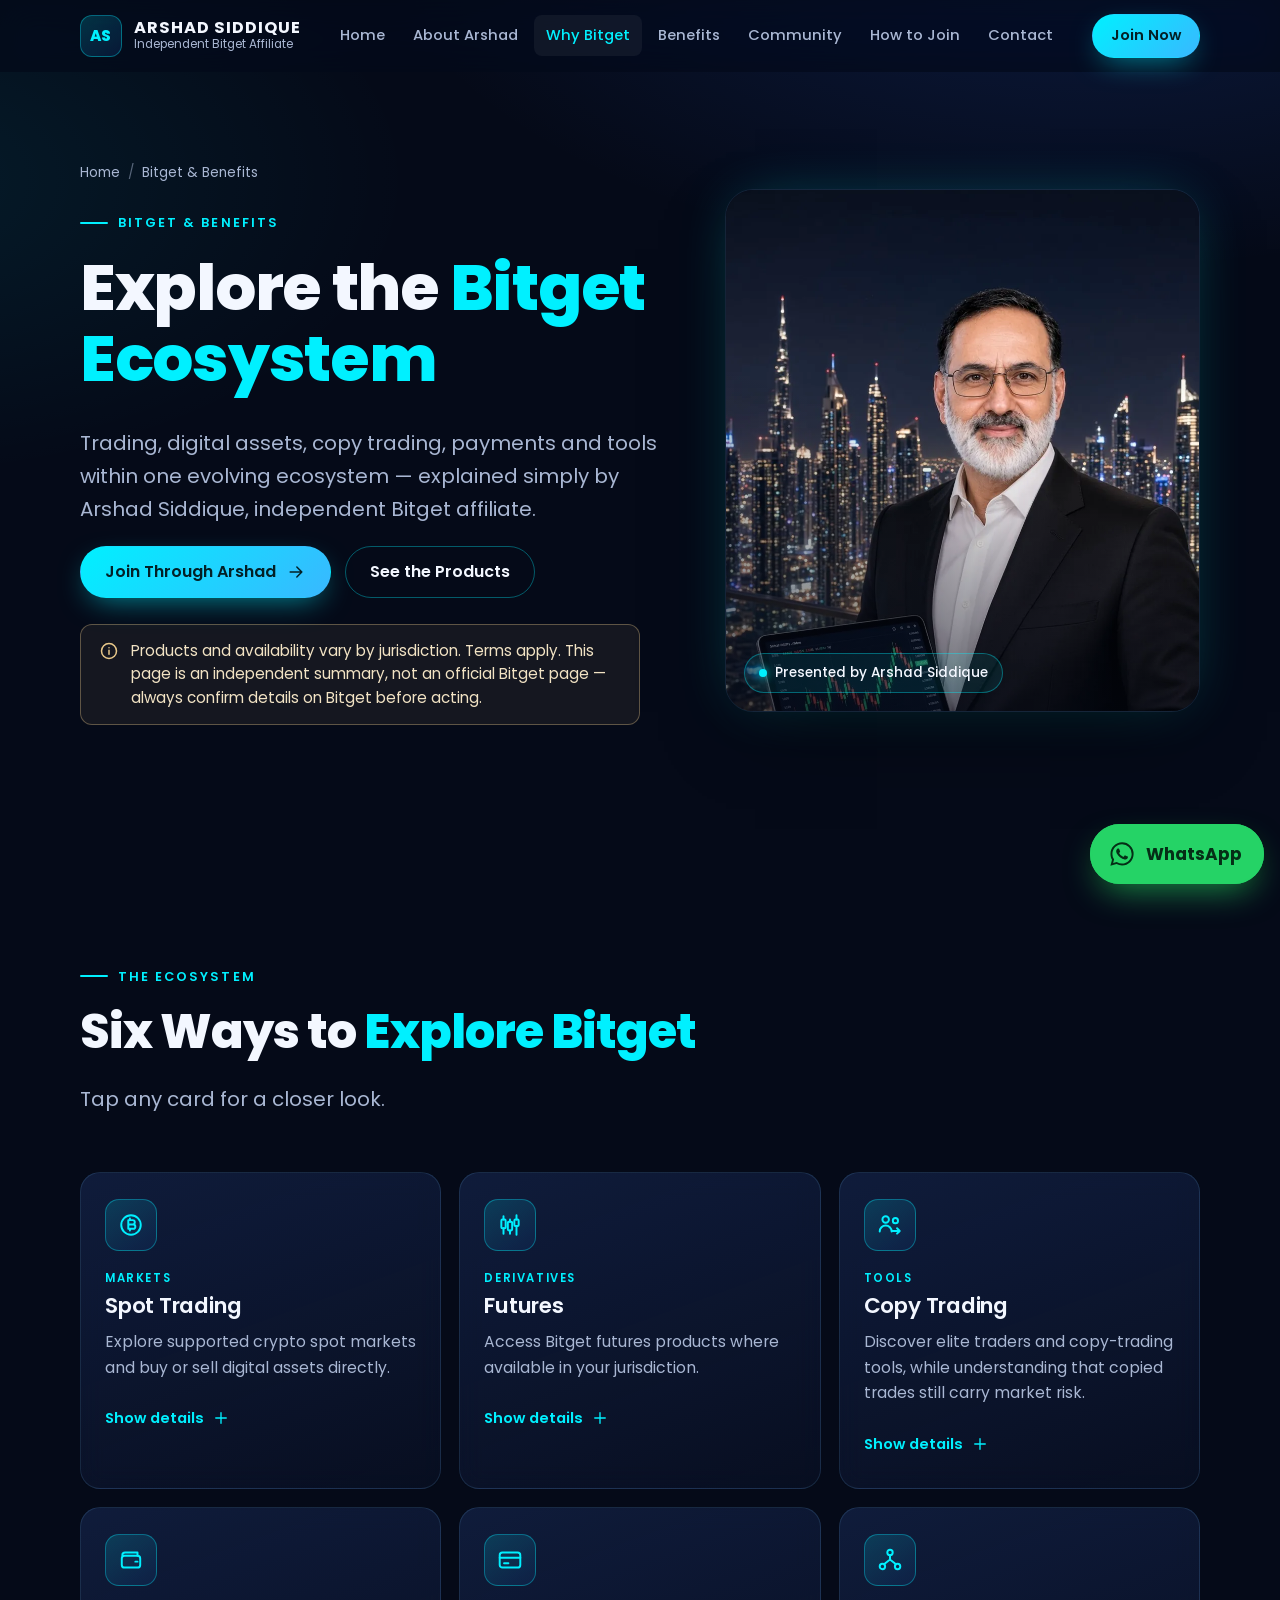
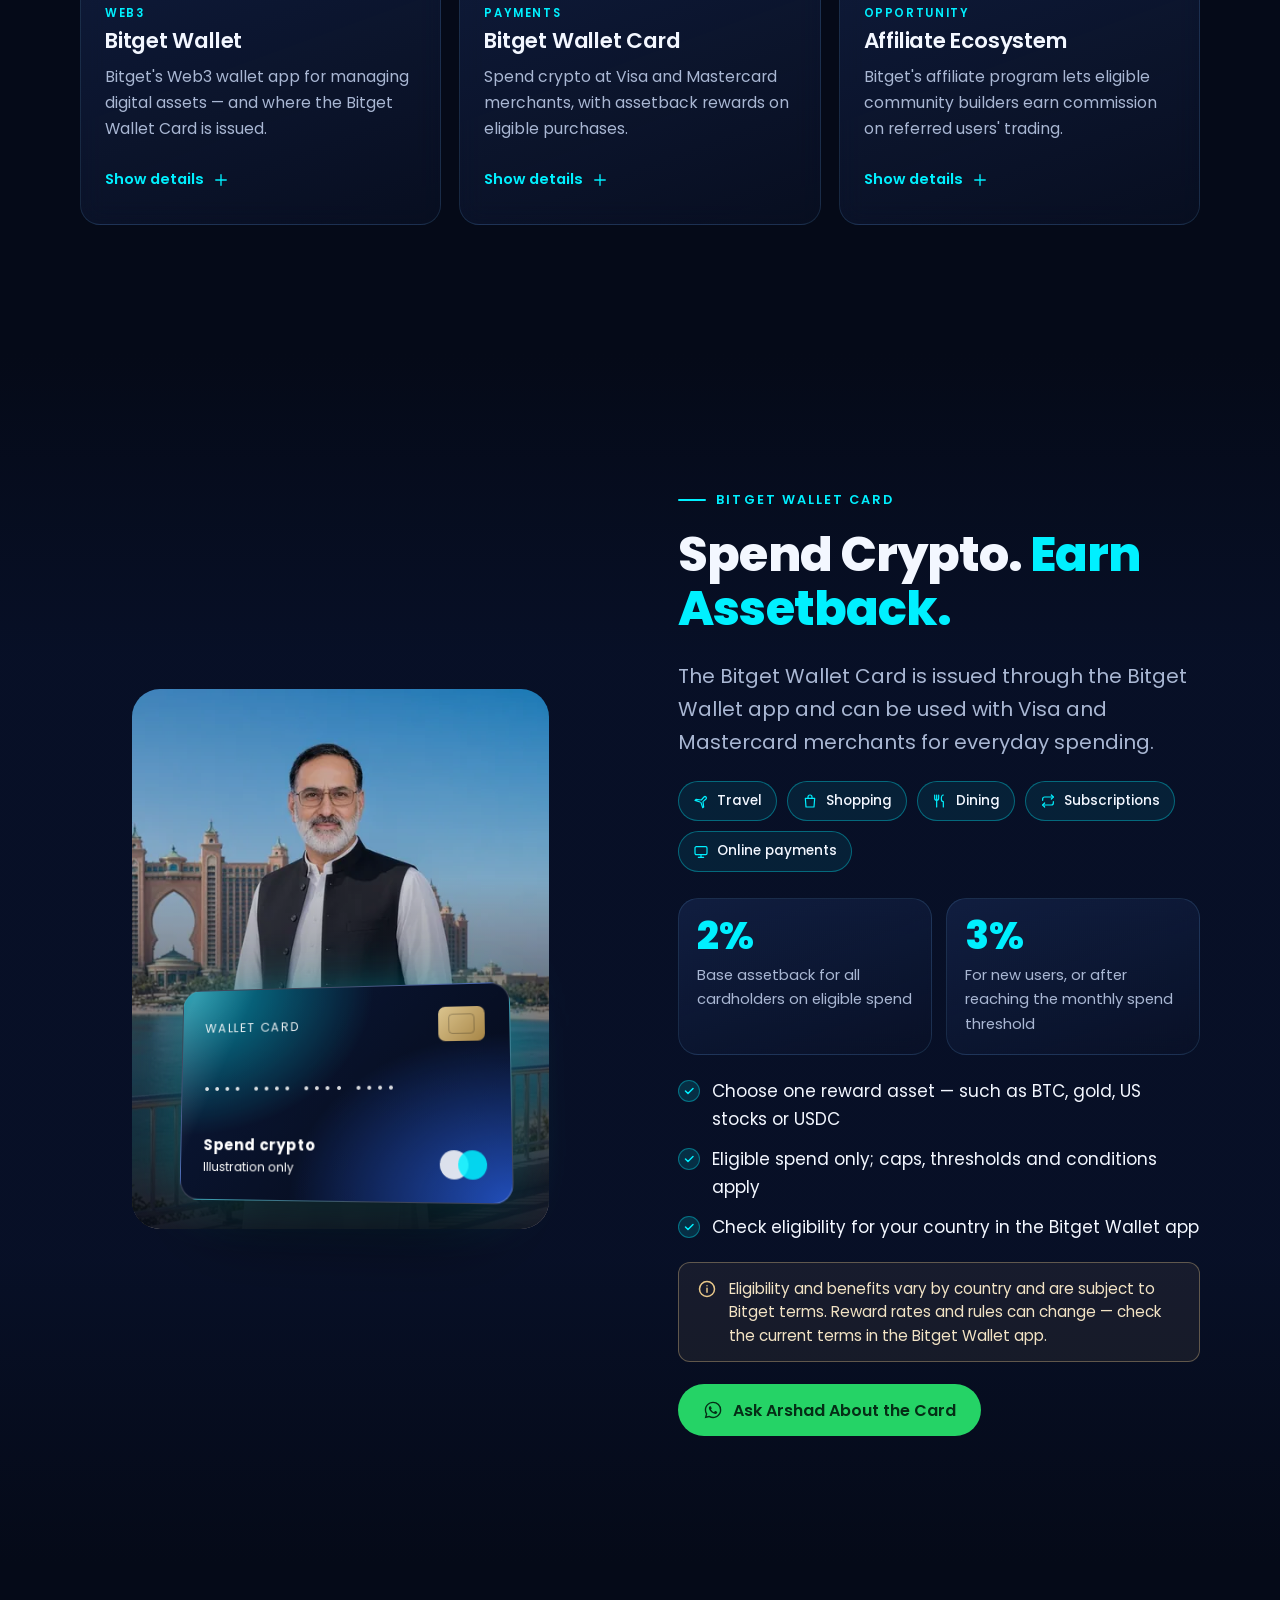
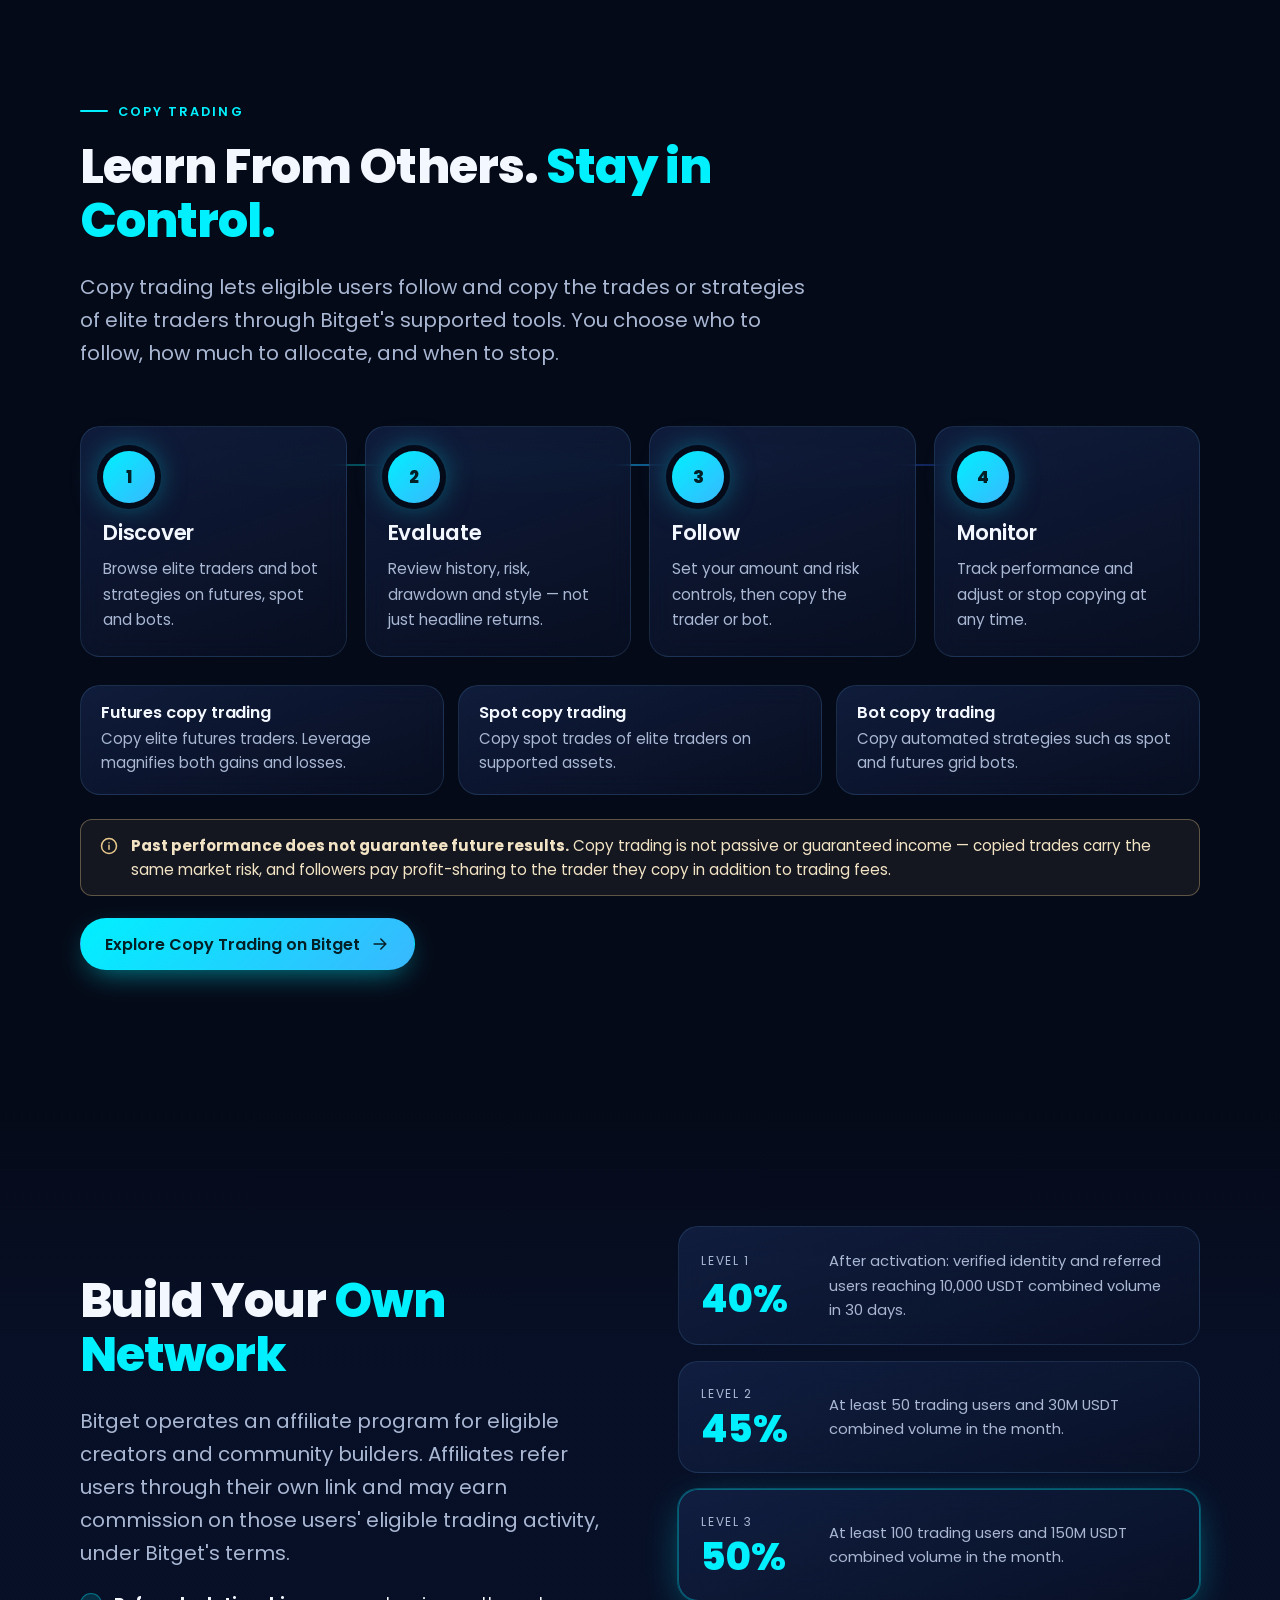
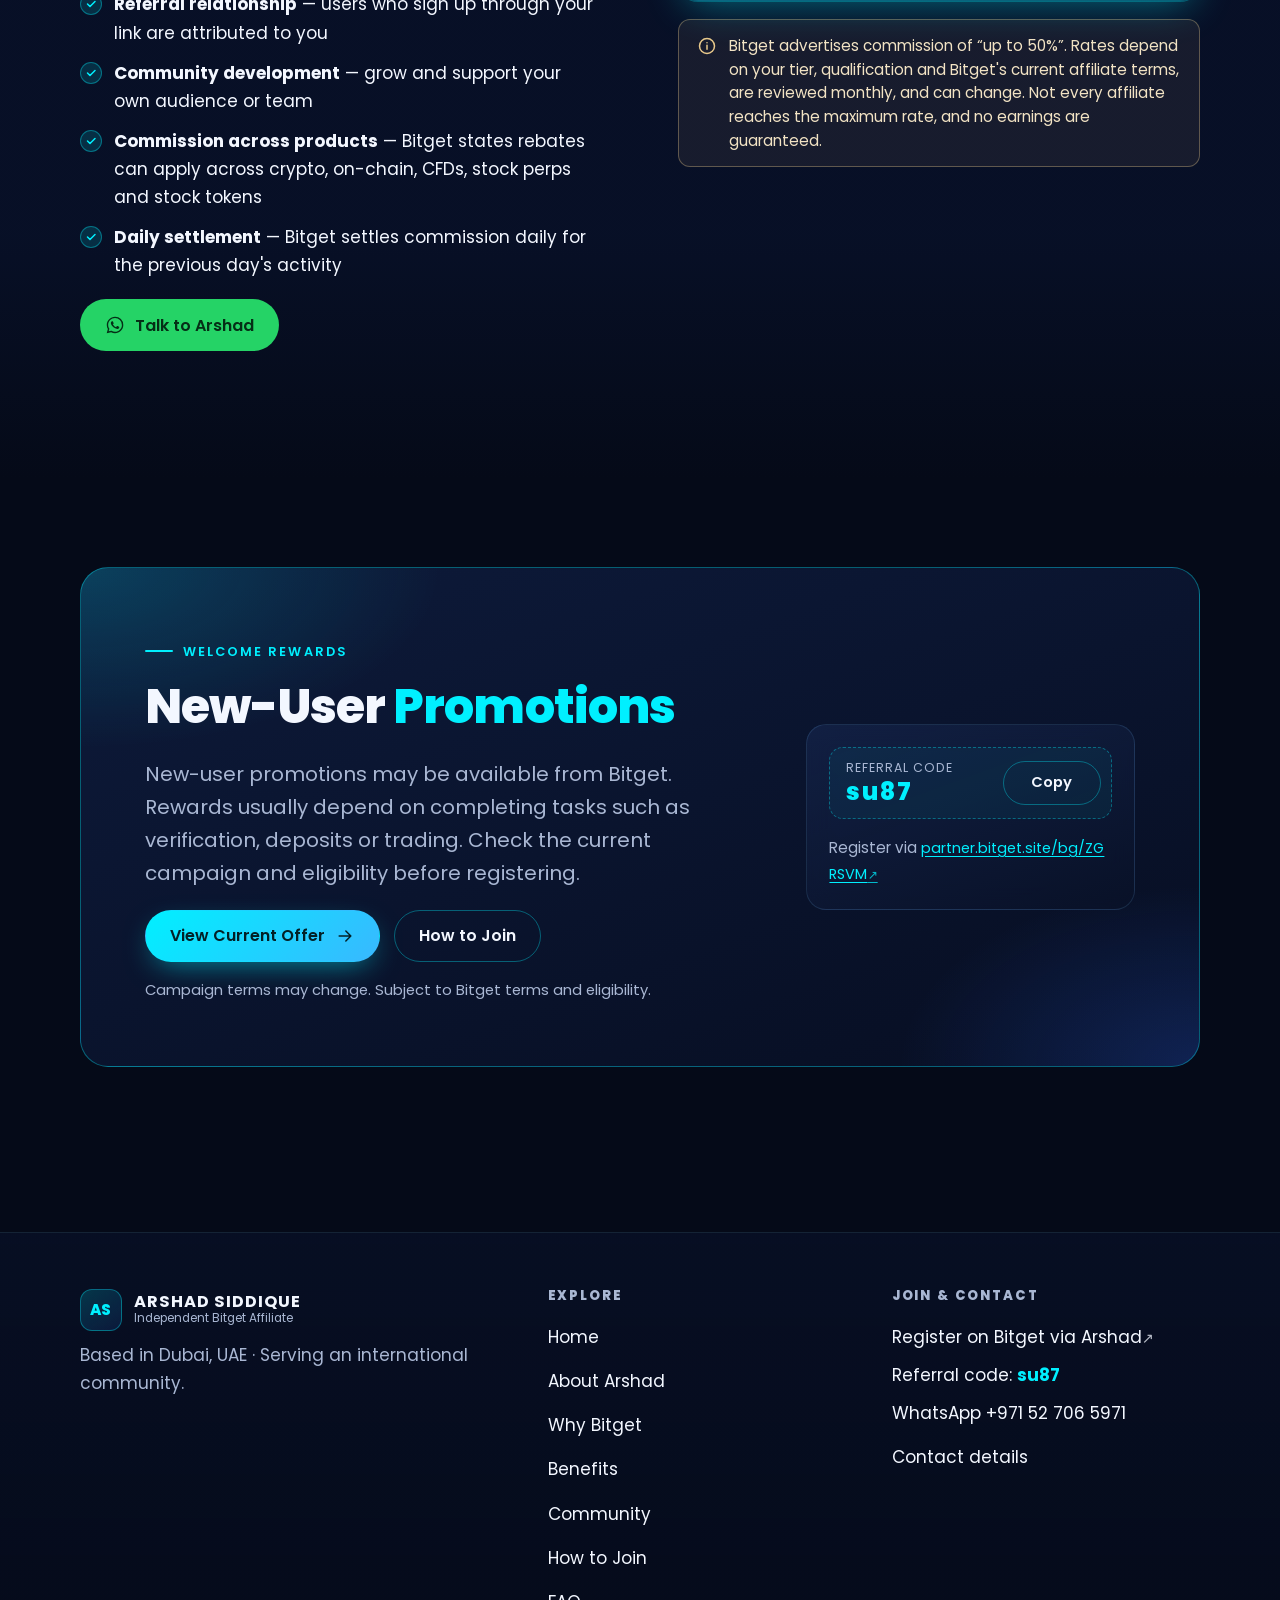
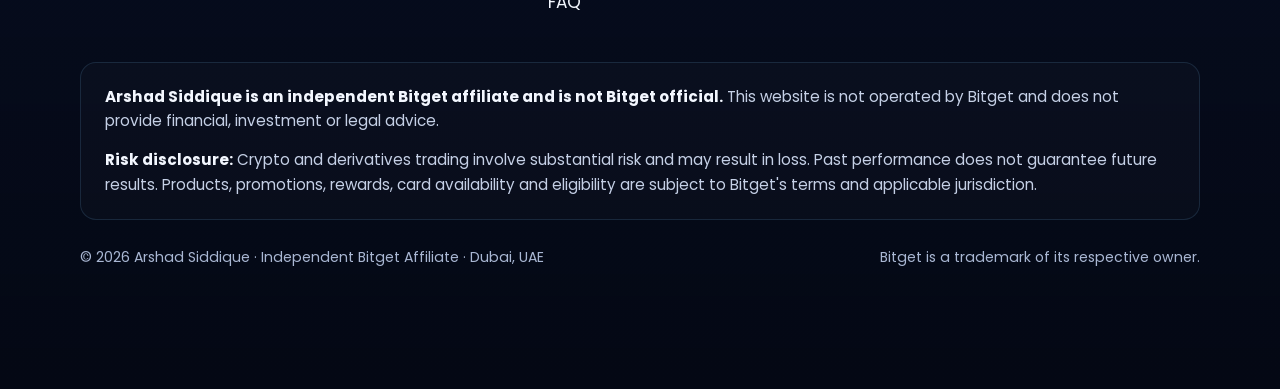
<file: public/bitget.html>
<!doctype html>
<html lang="en">
<head>
<meta charset="utf-8">
<meta name="viewport" content="width=device-width, initial-scale=1, viewport-fit=cover">
<title>Bitget Ecosystem &amp; Benefits | Copy Trading, Wallet Card, Affiliate Program</title>
<meta name="description" content="An independent overview of Bitget spot, futures, copy trading, Bitget Wallet, the Bitget Wallet Card and the Bitget Affiliate Program, presented by Dubai-based affiliate Arshad Siddique.">
<link rel="canonical" href="https://arshad-siddique-bitget.netlify.app/bitget.html">
<meta name="robots" content="index, follow, max-image-preview:large">
<meta name="theme-color" content="#050a18">
<meta name="author" content="Arshad Siddique">
<meta property="og:type" content="website">
<meta property="og:site_name" content="Arshad Siddique · Independent Bitget Affiliate">
<meta property="og:title" content="Bitget Ecosystem &amp; Benefits | Copy Trading, Wallet Card, Affiliate Program">
<meta property="og:description" content="An independent overview of Bitget spot, futures, copy trading, Bitget Wallet, the Bitget Wallet Card and the Bitget Affiliate Program, presented by Dubai-based affiliate Arshad Siddique.">
<meta property="og:url" content="https://arshad-siddique-bitget.netlify.app/bitget.html">
<meta property="og:image" content="https://arshad-siddique-bitget.netlify.app/assets/img/og-image.jpg">
<meta property="og:image:width" content="1200">
<meta property="og:image:height" content="630">
<meta property="og:image:alt" content="Arshad Siddique, independent Bitget affiliate, in Dubai">
<meta property="og:locale" content="en_US">
<meta name="twitter:card" content="summary_large_image">
<meta name="twitter:title" content="Bitget Ecosystem &amp; Benefits | Copy Trading, Wallet Card, Affiliate Program">
<meta name="twitter:description" content="An independent overview of Bitget spot, futures, copy trading, Bitget Wallet, the Bitget Wallet Card and the Bitget Affiliate Program, presented by Dubai-based affiliate Arshad Siddique.">
<meta name="twitter:image" content="https://arshad-siddique-bitget.netlify.app/assets/img/og-image.jpg">
<link rel="icon" href="assets/img/favicon.svg" type="image/svg+xml">
<link rel="preconnect" href="https://fonts.googleapis.com">
<link rel="preconnect" href="https://fonts.gstatic.com" crossorigin>
<link rel="stylesheet" href="https://fonts.googleapis.com/css2?family=Great+Vibes&family=Poppins:wght@400;500;600;700;800&display=swap">
<link rel="stylesheet" href="assets/css/style.css">
<script>document.documentElement.classList.add("js")</script>
<script type="application/ld+json">{"@context": "https://schema.org", "@graph": [{"@type": "Person", "@id": "https://arshad-siddique-bitget.netlify.app/#arshad", "name": "Arshad Siddique", "jobTitle": "Independent Bitget Affiliate", "description": "Independent Bitget affiliate based in Dubai, serving an international community. Not Bitget official.", "image": "https://arshad-siddique-bitget.netlify.app/assets/img/arshad-office-lg.webp", "url": "https://arshad-siddique-bitget.netlify.app/", "telephone": "+971527065971", "address": {"@type": "PostalAddress", "addressLocality": "Dubai", "addressCountry": "AE"}}, {"@type": "WebSite", "@id": "https://arshad-siddique-bitget.netlify.app/#website", "url": "https://arshad-siddique-bitget.netlify.app/", "name": "Arshad Siddique · Independent Bitget Affiliate", "inLanguage": "en", "publisher": {"@id": "https://arshad-siddique-bitget.netlify.app/#arshad"}}, {"@type": "WebPage", "@id": "https://arshad-siddique-bitget.netlify.app/bitget.html#webpage", "url": "https://arshad-siddique-bitget.netlify.app/bitget.html", "name": "Bitget Ecosystem & Benefits | Copy Trading, Wallet Card, Affiliate Program", "description": "An independent overview of Bitget spot, futures, copy trading, Bitget Wallet, the Bitget Wallet Card and the Bitget Affiliate Program, presented by Dubai-based affiliate Arshad Siddique.", "isPartOf": {"@id": "https://arshad-siddique-bitget.netlify.app/#website"}, "about": {"@id": "https://arshad-siddique-bitget.netlify.app/#arshad"}}, {"@type": "BreadcrumbList", "itemListElement": [{"@type": "ListItem", "position": 1, "name": "Home", "item": "https://arshad-siddique-bitget.netlify.app/"}, {"@type": "ListItem", "position": 2, "name": "Bitget & Benefits", "item": "https://arshad-siddique-bitget.netlify.app/bitget.html"}]}]}</script>
</head>
<body>
<a class="skip-link" href="#main">Skip to content</a>
<header class="site-header">
  <div class="container header-inner">
    <a class="brand" href="index.html" aria-label="Arshad Siddique, Independent Bitget Affiliate, home">
      <span class="brand-mark" aria-hidden="true">AS</span>
      <span class="brand-text"><span class="brand-name">Arshad Siddique</span><span class="brand-sub">Independent Bitget Affiliate</span></span>
    </a>
    <nav class="nav" id="site-nav" aria-label="Main">
      <a href="index.html">Home</a>
      <a href="index.html#about">About Arshad</a>
      <a href="bitget.html" aria-current="page">Why Bitget</a>
      <a href="bitget.html#card">Benefits</a>
      <a href="join.html#community">Community</a>
      <a href="join.html#how-to-join">How to Join</a>
      <a href="join.html#contact">Contact</a>
      <a class="btn btn--whatsapp nav-mobile-only" href="https://wa.me/971527065971?text=Hello%20Arshad%2C%20I%20found%20your%20website%20and%20would%20like%20to%20learn%20more%20about%20joining%20Bitget%20through%20you." target="_blank" rel="noopener noreferrer" data-track="whatsapp_click" data-track-loc="mobile_menu"><svg viewBox="0 0 24 24" fill="currentColor" aria-hidden="true" focusable="false"><path d="M12.04 2C6.58 2 2.13 6.45 2.13 11.91c0 1.75.46 3.45 1.32 4.95L2.05 22l5.25-1.38a9.9 9.9 0 0 0 4.74 1.21h.01c5.46 0 9.91-4.45 9.91-9.91A9.86 9.86 0 0 0 12.04 2Zm0 18.15h-.01a8.23 8.23 0 0 1-4.2-1.15l-.3-.18-3.12.82.83-3.04-.2-.31a8.21 8.21 0 0 1-1.26-4.38c0-4.54 3.7-8.24 8.25-8.24a8.2 8.2 0 0 1 5.83 2.42 8.18 8.18 0 0 1 2.41 5.83c0 4.54-3.7 8.23-8.23 8.23Zm4.52-6.16c-.25-.12-1.47-.72-1.69-.81-.23-.08-.39-.12-.56.13-.16.24-.64.8-.78.97-.15.16-.29.18-.54.06-.25-.12-1.05-.39-1.99-1.23-.74-.66-1.23-1.47-1.38-1.72-.14-.25-.01-.38.11-.5.11-.11.25-.29.37-.43.13-.15.17-.25.25-.41.08-.17.04-.31-.02-.43-.06-.12-.56-1.34-.76-1.84-.2-.48-.41-.42-.56-.43h-.48c-.17 0-.43.06-.66.31-.22.25-.86.85-.86 2.07 0 1.22.89 2.4 1.01 2.56.12.17 1.75 2.67 4.23 3.74.59.26 1.05.41 1.41.52.59.19 1.13.16 1.56.1.48-.07 1.47-.6 1.67-1.18.21-.58.21-1.07.15-1.18-.06-.1-.22-.16-.47-.28Z"/></svg>Chat on WhatsApp</a>
    </nav>
    <div class="header-cta">
      <a class="btn btn--primary btn--sm" href="https://partner.bitget.site/bg/ZGRSVM" target="_blank" rel="noopener noreferrer" data-track="join_affiliate_click" data-track-loc="header">Join Now</a>
      <button class="menu-toggle" type="button" aria-expanded="false" aria-controls="site-nav" aria-label="Open menu"><span></span></button>
    </div>
  </div>
</header>
<main id="main">

  <!-- ============ HERO ============ -->
  <section class="page-hero" aria-labelledby="bg-title">
    <div class="container page-hero-grid">
      <div>
        <nav class="breadcrumb" aria-label="Breadcrumb"><ol><li><a href="index.html">Home</a></li><li aria-current="page">Bitget &amp; Benefits</li></ol></nav>
        <span class="eyebrow reveal">Bitget &amp; Benefits</span>
        <h1 id="bg-title" class="reveal" data-delay="1">Explore the <span class="accent">Bitget Ecosystem</span></h1>
        <p class="lead reveal" data-delay="2">Trading, digital assets, copy trading, payments and tools within one evolving ecosystem — explained simply by Arshad Siddique, independent Bitget affiliate.</p>
        <div class="btn-row reveal" data-delay="3">
          <a class="btn btn--primary" href="https://partner.bitget.site/bg/ZGRSVM" target="_blank" rel="noopener noreferrer" data-track="join_affiliate_click" data-track-loc="bitget_hero">Join Through Arshad <svg viewBox="0 0 24 24" fill="none" stroke="currentColor" stroke-width="1.8" stroke-linecap="round" stroke-linejoin="round" aria-hidden="true" focusable="false"><path d="M5 12h14m-6-6 6 6-6 6"/></svg></a>
          <a class="btn" href="#features">See the Products</a>
        </div>
        <p class="note reveal" data-delay="4"><svg viewBox="0 0 24 24" fill="none" stroke="currentColor" stroke-width="1.8" stroke-linecap="round" stroke-linejoin="round" aria-hidden="true" focusable="false"><circle cx="12" cy="12" r="9"/><path d="M12 11v5m0-8h.01"/></svg><span>Products and availability vary by jurisdiction. Terms apply. This page is an independent summary, not an official Bitget page — always confirm details on Bitget before acting.</span></p>
      </div>
      <div class="page-hero-img reveal" data-delay="2">
        <img src="assets/img/arshad-tablet-lg.webp" srcset="assets/img/arshad-tablet-sm.webp 480w, assets/img/arshad-tablet-lg.webp 936w" sizes="(max-width: 900px) 92vw, 520px" width="936" height="1580" alt="Arshad Siddique presenting a trading chart on a tablet above the Dubai skyline at night" fetchpriority="high">
        <span class="chip tag"><span class="dot" aria-hidden="true"></span>Presented by Arshad Siddique</span>
      </div>
    </div>
  </section>

  <!-- ============ FEATURES ============ -->
  <section class="section" id="features" aria-labelledby="feat-title">
    <div class="container">
      <div class="section-head">
        <span class="eyebrow reveal">The Ecosystem</span>
        <h2 id="feat-title" class="reveal" data-delay="1">Six Ways to <span class="accent">Explore Bitget</span></h2>
        <p class="lead reveal" data-delay="2">Tap any card for a closer look.</p>
      </div>
      <div class="features">

        <article class="feature glass reveal">
          <span class="ico"><svg viewBox="0 0 24 24" fill="none" stroke="currentColor" stroke-width="1.8" stroke-linecap="round" stroke-linejoin="round" aria-hidden="true" focusable="false"><circle cx="12" cy="12" r="9"/><path d="M9.5 7.5h4a2 2 0 0 1 0 4h-4m0 0h4.5a2 2 0 0 1 0 4h-4.5m0-8v8m1.5-9.5v1.5m0 8v1.5"/></svg></span><span class="tag">Markets</span>
          <h3>Spot Trading</h3>
          <p>Explore supported crypto spot markets and buy or sell digital assets directly.</p>
          <button class="feature-toggle" type="button" aria-expanded="false" aria-controls="fd-spot"><span class="t">Show details</span><svg viewBox="0 0 24 24" fill="none" stroke="currentColor" stroke-width="1.8" stroke-linecap="round" stroke-linejoin="round" aria-hidden="true" focusable="false"><path d="M12 5v14M5 12h14"/></svg></button>
          <div class="feature-detail" id="fd-spot" aria-hidden="true"><div>
            <ul><li>A wide range of coins and tokens on spot markets</li><li>Automated spot bots (e.g. grid and auto-invest strategies) are also available</li></ul>
            <small>Listed assets change over time and may differ by region.</small>
          </div></div>
        </article>

        <article class="feature glass reveal" data-delay="1">
          <span class="ico"><svg viewBox="0 0 24 24" fill="none" stroke="currentColor" stroke-width="1.8" stroke-linecap="round" stroke-linejoin="round" aria-hidden="true" focusable="false"><path d="M6 4v3m0 8v5M18 3v4m0 6v8M12 7v2m0 8v3"/><rect x="4" y="7" width="4" height="8" rx="1"/><rect x="10" y="9" width="4" height="8" rx="1"/><rect x="16" y="7" width="4" height="6" rx="1"/></svg></span><span class="tag">Derivatives</span>
          <h3>Futures</h3>
          <p>Access Bitget futures products where available in your jurisdiction.</p>
          <button class="feature-toggle" type="button" aria-expanded="false" aria-controls="fd-fut"><span class="t">Show details</span><svg viewBox="0 0 24 24" fill="none" stroke="currentColor" stroke-width="1.8" stroke-linecap="round" stroke-linejoin="round" aria-hidden="true" focusable="false"><path d="M12 5v14M5 12h14"/></svg></button>
          <div class="feature-detail" id="fd-fut" aria-hidden="true"><div>
            <ul><li>Futures contracts on crypto markets</li><li>Bitget also lists CFDs, stock perpetuals and tokenized stocks in supported regions</li></ul>
            <small>Leveraged products carry high risk; losses can exceed expectations. Not available in every country.</small>
          </div></div>
        </article>

        <article class="feature glass reveal" data-delay="2">
          <span class="ico"><svg viewBox="0 0 24 24" fill="none" stroke="currentColor" stroke-width="1.8" stroke-linecap="round" stroke-linejoin="round" aria-hidden="true" focusable="false"><circle cx="8" cy="7" r="3"/><circle cx="17" cy="8" r="2.4"/><path d="M2.5 18c0-3 2.5-5.5 5.5-5.5S13.5 15 13.5 18"/><path d="M14 17.5h7m0 0-2.5-2.5M21 17.5 18.5 20"/></svg></span><span class="tag">Tools</span>
          <h3>Copy Trading</h3>
          <p>Discover elite traders and copy-trading tools, while understanding that copied trades still carry market risk.</p>
          <button class="feature-toggle" type="button" aria-expanded="false" aria-controls="fd-copy"><span class="t">Show details</span><svg viewBox="0 0 24 24" fill="none" stroke="currentColor" stroke-width="1.8" stroke-linecap="round" stroke-linejoin="round" aria-hidden="true" focusable="false"><path d="M12 5v14M5 12h14"/></svg></button>
          <div class="feature-detail" id="fd-copy" aria-hidden="true"><div>
            <ul><li>Futures, spot and bot copy trading</li><li>Followers share part of realised profit with the trader they copy, plus normal trading fees</li></ul>
            <small><a href="#copy-trading">How copy trading works ↓</a></small>
          </div></div>
        </article>

        <article class="feature glass reveal">
          <span class="ico"><svg viewBox="0 0 24 24" fill="none" stroke="currentColor" stroke-width="1.8" stroke-linecap="round" stroke-linejoin="round" aria-hidden="true" focusable="false"><path d="M4 7.5A2.5 2.5 0 0 1 6.5 5H18v3"/><rect x="3.5" y="8" width="17" height="11" rx="2.5"/><path d="M16 13.5h2"/></svg></span><span class="tag">Web3</span>
          <h3>Bitget Wallet</h3>
          <p>Bitget's Web3 wallet app for managing digital assets — and where the Bitget Wallet Card is issued.</p>
          <button class="feature-toggle" type="button" aria-expanded="false" aria-controls="fd-wallet"><span class="t">Show details</span><svg viewBox="0 0 24 24" fill="none" stroke="currentColor" stroke-width="1.8" stroke-linecap="round" stroke-linejoin="round" aria-hidden="true" focusable="false"><path d="M12 5v14M5 12h14"/></svg></button>
          <div class="feature-detail" id="fd-wallet" aria-hidden="true"><div>
            <ul><li>Apply for and manage the Bitget Wallet Card in the app</li><li>Check card eligibility for your country inside the app</li></ul>
            <small>Wallet features and supported regions are set by Bitget Wallet and may change.</small>
          </div></div>
        </article>

        <article class="feature glass reveal" data-delay="1">
          <span class="ico"><svg viewBox="0 0 24 24" fill="none" stroke="currentColor" stroke-width="1.8" stroke-linecap="round" stroke-linejoin="round" aria-hidden="true" focusable="false"><rect x="2.5" y="5" width="19" height="14" rx="2.5"/><path d="M2.5 10h19M6.5 15h4"/></svg></span><span class="tag">Payments</span>
          <h3>Bitget Wallet Card</h3>
          <p>Spend crypto at Visa and Mastercard merchants, with assetback rewards on eligible purchases.</p>
          <button class="feature-toggle" type="button" aria-expanded="false" aria-controls="fd-card"><span class="t">Show details</span><svg viewBox="0 0 24 24" fill="none" stroke="currentColor" stroke-width="1.8" stroke-linecap="round" stroke-linejoin="round" aria-hidden="true" focusable="false"><path d="M12 5v14M5 12h14"/></svg></button>
          <div class="feature-detail" id="fd-card" aria-hidden="true"><div>
            <ul><li>2% base assetback; 3% for new users or after the monthly spend threshold</li><li>Rewards in an asset you choose (e.g. BTC, gold, US stocks, USDC)</li></ul>
            <small><a href="#card" data-track="card_interest" data-track-loc="feature_card">Card details ↓</a></small>
          </div></div>
        </article>

        <article class="feature glass reveal" data-delay="2">
          <span class="ico"><svg viewBox="0 0 24 24" fill="none" stroke="currentColor" stroke-width="1.8" stroke-linecap="round" stroke-linejoin="round" aria-hidden="true" focusable="false"><circle cx="12" cy="5" r="2.5"/><circle cx="5" cy="18" r="2.5"/><circle cx="19" cy="18" r="2.5"/><path d="M12 7.5v4m0 0-5.5 4.5M12 11.5l5.5 4.5"/></svg></span><span class="tag">Opportunity</span>
          <h3>Affiliate Ecosystem</h3>
          <p>Bitget's affiliate program lets eligible community builders earn commission on referred users' trading.</p>
          <button class="feature-toggle" type="button" aria-expanded="false" aria-controls="fd-aff"><span class="t">Show details</span><svg viewBox="0 0 24 24" fill="none" stroke="currentColor" stroke-width="1.8" stroke-linecap="round" stroke-linejoin="round" aria-hidden="true" focusable="false"><path d="M12 5v14M5 12h14"/></svg></button>
          <div class="feature-detail" id="fd-aff" aria-hidden="true"><div>
            <ul><li>Bitget advertises commission of up to 50%, by tier</li><li>Tiers depend on activation, active users and volume</li></ul>
            <small><a href="#affiliate" data-track="affiliate_interest" data-track-loc="feature_card">Affiliate details ↓</a></small>
          </div></div>
        </article>

      </div>
    </div>
  </section>

  <!-- ============ WALLET CARD ============ -->
  <section class="section card-section" id="card" aria-labelledby="card-title">
    <div class="container split">
      <div class="card-stage reveal">
        <div class="bg-photo"><img src="assets/img/arshad-atlantis-lg.webp" srcset="assets/img/arshad-atlantis-sm.webp 480w, assets/img/arshad-atlantis-lg.webp 840w" sizes="(max-width: 900px) 70vw, 420px" width="840" height="1080" alt="Arshad Siddique in a white shalwar kameez and black waistcoat by the sea at Palm Jumeirah, Dubai" loading="lazy" decoding="async"></div>
        <div class="wcard" role="img" aria-label="Illustration of a crypto payment card. Not a real card.">
          <div class="top"><span>Wallet Card</span><span class="chip-ic" aria-hidden="true"></span></div>
          <div class="mid" aria-hidden="true">•••• •••• •••• ••••</div>
          <div class="bot"><span><strong>Spend crypto</strong>Illustration only</span><span class="net" aria-hidden="true"><i></i><i></i></span></div>
        </div>
      </div>
      <div>
        <span class="eyebrow reveal">Bitget Wallet Card</span>
        <h2 id="card-title" class="reveal" data-delay="1">Spend Crypto. <span class="accent">Earn Assetback.</span></h2>
        <p class="lead reveal" data-delay="2">The Bitget Wallet Card is issued through the Bitget Wallet app and can be used with Visa and Mastercard merchants for everyday spending.</p>
        <div class="uses reveal" data-delay="2" aria-label="Example uses">
          <span class="chip"><svg viewBox="0 0 24 24" fill="none" stroke="currentColor" stroke-width="1.8" stroke-linecap="round" stroke-linejoin="round" aria-hidden="true" focusable="false"><path d="M10.5 13.5 3 11l1.5-1.5 8 1 4-4.5a2 2 0 0 1 3 3l-4.5 4 1 8L14.5 22 12 14.5"/></svg>Travel</span><span class="chip"><svg viewBox="0 0 24 24" fill="none" stroke="currentColor" stroke-width="1.8" stroke-linecap="round" stroke-linejoin="round" aria-hidden="true" focusable="false"><path d="M5 8h14l-1 13H6L5 8Z"/><path d="M9 8V6a3 3 0 0 1 6 0v2"/></svg>Shopping</span><span class="chip"><svg viewBox="0 0 24 24" fill="none" stroke="currentColor" stroke-width="1.8" stroke-linecap="round" stroke-linejoin="round" aria-hidden="true" focusable="false"><path d="M7 3v8m-3-8v5a3 3 0 0 0 6 0V3M7 11v10M17 3c-2 0-3 2.5-3 6s1.5 4 3 4v8"/></svg>Dining</span><span class="chip"><svg viewBox="0 0 24 24" fill="none" stroke="currentColor" stroke-width="1.8" stroke-linecap="round" stroke-linejoin="round" aria-hidden="true" focusable="false"><path d="M17 3l3 3-3 3"/><path d="M4 11V9a3 3 0 0 1 3-3h13M7 21l-3-3 3-3"/><path d="M20 13v2a3 3 0 0 1-3 3H4"/></svg>Subscriptions</span><span class="chip"><svg viewBox="0 0 24 24" fill="none" stroke="currentColor" stroke-width="1.8" stroke-linecap="round" stroke-linejoin="round" aria-hidden="true" focusable="false"><rect x="3" y="4" width="18" height="12" rx="2"/><path d="M8 20h8m-4-4v4"/></svg>Online payments</span>
        </div>
        <div class="stat-row reveal" data-delay="3">
          <div class="stat glass"><div class="num">2%</div><p>Base assetback for all cardholders on eligible spend</p></div>
          <div class="stat glass"><div class="num">3%</div><p>For new users, or after reaching the monthly spend threshold</p></div>
        </div>
        <ul class="list-check reveal" data-delay="3">
          <li>Choose one reward asset — such as BTC, gold, US stocks or USDC</li>
          <li>Eligible spend only; caps, thresholds and conditions apply</li>
          <li>Check eligibility for your country in the Bitget Wallet app</li>
        </ul>
        <p class="note reveal"><svg viewBox="0 0 24 24" fill="none" stroke="currentColor" stroke-width="1.8" stroke-linecap="round" stroke-linejoin="round" aria-hidden="true" focusable="false"><circle cx="12" cy="12" r="9"/><path d="M12 11v5m0-8h.01"/></svg><span>Eligibility and benefits vary by country and are subject to Bitget terms. Reward rates and rules can change — check the current terms in the Bitget Wallet app.</span></p>
        <div class="btn-row reveal" style="margin-top:22px">
          <a class="btn btn--whatsapp" href="https://wa.me/971527065971?text=Hello%20Arshad%2C%20I%20found%20your%20website%20and%20would%20like%20to%20learn%20more%20about%20joining%20Bitget%20through%20you." target="_blank" rel="noopener noreferrer" data-track="card_interest" data-track-loc="card_section"><svg viewBox="0 0 24 24" fill="currentColor" aria-hidden="true" focusable="false"><path d="M12.04 2C6.58 2 2.13 6.45 2.13 11.91c0 1.75.46 3.45 1.32 4.95L2.05 22l5.25-1.38a9.9 9.9 0 0 0 4.74 1.21h.01c5.46 0 9.91-4.45 9.91-9.91A9.86 9.86 0 0 0 12.04 2Zm0 18.15h-.01a8.23 8.23 0 0 1-4.2-1.15l-.3-.18-3.12.82.83-3.04-.2-.31a8.21 8.21 0 0 1-1.26-4.38c0-4.54 3.7-8.24 8.25-8.24a8.2 8.2 0 0 1 5.83 2.42 8.18 8.18 0 0 1 2.41 5.83c0 4.54-3.7 8.23-8.23 8.23Zm4.52-6.16c-.25-.12-1.47-.72-1.69-.81-.23-.08-.39-.12-.56.13-.16.24-.64.8-.78.97-.15.16-.29.18-.54.06-.25-.12-1.05-.39-1.99-1.23-.74-.66-1.23-1.47-1.38-1.72-.14-.25-.01-.38.11-.5.11-.11.25-.29.37-.43.13-.15.17-.25.25-.41.08-.17.04-.31-.02-.43-.06-.12-.56-1.34-.76-1.84-.2-.48-.41-.42-.56-.43h-.48c-.17 0-.43.06-.66.31-.22.25-.86.85-.86 2.07 0 1.22.89 2.4 1.01 2.56.12.17 1.75 2.67 4.23 3.74.59.26 1.05.41 1.41.52.59.19 1.13.16 1.56.1.48-.07 1.47-.6 1.67-1.18.21-.58.21-1.07.15-1.18-.06-.1-.22-.16-.47-.28Z"/></svg>Ask Arshad About the Card</a>
        </div>
      </div>
    </div>
  </section>

  <!-- ============ COPY TRADING ============ -->
  <section class="section" id="copy-trading" aria-labelledby="ct-title">
    <div class="container">
      <div class="section-head">
        <span class="eyebrow reveal">Copy Trading</span>
        <h2 id="ct-title" class="reveal" data-delay="1">Learn From Others. <span class="accent">Stay in Control.</span></h2>
        <p class="lead reveal" data-delay="2">Copy trading lets eligible users follow and copy the trades or strategies of elite traders through Bitget's supported tools. You choose who to follow, how much to allocate, and when to stop.</p>
      </div>
      <ol class="flow" style="list-style:none;padding:0;margin:0">
        <li class="flow-step glass reveal"><span class="n" aria-hidden="true">1</span><h3>Discover</h3><p>Browse elite traders and bot strategies on futures, spot and bots.</p></li>
        <li class="flow-step glass reveal" data-delay="1"><span class="n" aria-hidden="true">2</span><h3>Evaluate</h3><p>Review history, risk, drawdown and style — not just headline returns.</p></li>
        <li class="flow-step glass reveal" data-delay="2"><span class="n" aria-hidden="true">3</span><h3>Follow</h3><p>Set your amount and risk controls, then copy the trader or bot.</p></li>
        <li class="flow-step glass reveal" data-delay="3"><span class="n" aria-hidden="true">4</span><h3>Monitor</h3><p>Track performance and adjust or stop copying at any time.</p></li>
      </ol>
      <div class="types">
        <div class="glass reveal"><h3>Futures copy trading</h3><p>Copy elite futures traders. Leverage magnifies both gains and losses.</p></div>
        <div class="glass reveal" data-delay="1"><h3>Spot copy trading</h3><p>Copy spot trades of elite traders on supported assets.</p></div>
        <div class="glass reveal" data-delay="2"><h3>Bot copy trading</h3><p>Copy automated strategies such as spot and futures grid bots.</p></div>
      </div>
      <p class="note reveal" style="margin-top:24px"><svg viewBox="0 0 24 24" fill="none" stroke="currentColor" stroke-width="1.8" stroke-linecap="round" stroke-linejoin="round" aria-hidden="true" focusable="false"><circle cx="12" cy="12" r="9"/><path d="M12 11v5m0-8h.01"/></svg><span><strong>Past performance does not guarantee future results.</strong> Copy trading is not passive or guaranteed income — copied trades carry the same market risk, and followers pay profit-sharing to the trader they copy in addition to trading fees.</span></p>
      <div class="btn-row reveal" style="margin-top:22px">
        <a class="btn btn--primary" href="https://partner.bitget.site/bg/ZGRSVM" target="_blank" rel="noopener noreferrer" data-track="copy_trading_interest" data-track-loc="copy_section">Explore Copy Trading on Bitget <svg viewBox="0 0 24 24" fill="none" stroke="currentColor" stroke-width="1.8" stroke-linecap="round" stroke-linejoin="round" aria-hidden="true" focusable="false"><path d="M5 12h14m-6-6 6 6-6 6"/></svg></a>
      </div>
    </div>
  </section>

  <!-- ============ AFFILIATE ============ -->
  <section class="section card-section" id="affiliate" aria-labelledby="aff-title">
    <div class="container split" style="align-items:start">
      <div>
        <span class="eyebrow reveal">Affiliate Opportunity</span>
        <h2 id="aff-title" class="reveal" data-delay="1">Build Your <span class="accent">Own Network</span></h2>
        <p class="lead reveal" data-delay="2">Bitget operates an affiliate program for eligible creators and community builders. Affiliates refer users through their own link and may earn commission on those users' eligible trading activity, under Bitget's terms.</p>
        <ul class="list-check reveal" data-delay="3">
          <li><strong>Referral relationship</strong> — users who sign up through your link are attributed to you</li>
          <li><strong>Community development</strong> — grow and support your own audience or team</li>
          <li><strong>Commission across products</strong> — Bitget states rebates can apply across crypto, on-chain, CFDs, stock perps and stock tokens</li>
          <li><strong>Daily settlement</strong> — Bitget settles commission daily for the previous day's activity</li>
        </ul>
        <div class="btn-row reveal">
          <a class="btn btn--whatsapp" href="https://wa.me/971527065971?text=Hello%20Arshad%2C%20I%20found%20your%20website%20and%20would%20like%20to%20learn%20more%20about%20joining%20Bitget%20through%20you." target="_blank" rel="noopener noreferrer" data-track="affiliate_interest" data-track-loc="affiliate_section"><svg viewBox="0 0 24 24" fill="currentColor" aria-hidden="true" focusable="false"><path d="M12.04 2C6.58 2 2.13 6.45 2.13 11.91c0 1.75.46 3.45 1.32 4.95L2.05 22l5.25-1.38a9.9 9.9 0 0 0 4.74 1.21h.01c5.46 0 9.91-4.45 9.91-9.91A9.86 9.86 0 0 0 12.04 2Zm0 18.15h-.01a8.23 8.23 0 0 1-4.2-1.15l-.3-.18-3.12.82.83-3.04-.2-.31a8.21 8.21 0 0 1-1.26-4.38c0-4.54 3.7-8.24 8.25-8.24a8.2 8.2 0 0 1 5.83 2.42 8.18 8.18 0 0 1 2.41 5.83c0 4.54-3.7 8.23-8.23 8.23Zm4.52-6.16c-.25-.12-1.47-.72-1.69-.81-.23-.08-.39-.12-.56.13-.16.24-.64.8-.78.97-.15.16-.29.18-.54.06-.25-.12-1.05-.39-1.99-1.23-.74-.66-1.23-1.47-1.38-1.72-.14-.25-.01-.38.11-.5.11-.11.25-.29.37-.43.13-.15.17-.25.25-.41.08-.17.04-.31-.02-.43-.06-.12-.56-1.34-.76-1.84-.2-.48-.41-.42-.56-.43h-.48c-.17 0-.43.06-.66.31-.22.25-.86.85-.86 2.07 0 1.22.89 2.4 1.01 2.56.12.17 1.75 2.67 4.23 3.74.59.26 1.05.41 1.41.52.59.19 1.13.16 1.56.1.48-.07 1.47-.6 1.67-1.18.21-.58.21-1.07.15-1.18-.06-.1-.22-.16-.47-.28Z"/></svg>Talk to Arshad</a>
        </div>
      </div>
      <div>
        <div class="tiers">
          <div class="tier glass reveal"><span class="lvl">Level 1</span><div class="pct">40%</div><p>After activation: verified identity and referred users reaching 10,000 USDT combined volume in 30 days.</p></div>
          <div class="tier glass reveal" data-delay="1"><span class="lvl">Level 2</span><div class="pct">45%</div><p>At least 50 trading users and 30M USDT combined volume in the month.</p></div>
          <div class="tier glass reveal" data-delay="2"><span class="lvl">Level 3</span><div class="pct">50%</div><p>At least 100 trading users and 150M USDT combined volume in the month.</p></div>
        </div>
        <p class="note reveal"><svg viewBox="0 0 24 24" fill="none" stroke="currentColor" stroke-width="1.8" stroke-linecap="round" stroke-linejoin="round" aria-hidden="true" focusable="false"><circle cx="12" cy="12" r="9"/><path d="M12 11v5m0-8h.01"/></svg><span>Bitget advertises commission of “up to 50%”. Rates depend on your tier, qualification and Bitget's current affiliate terms, are reviewed monthly, and can change. Not every affiliate reaches the maximum rate, and no earnings are guaranteed.</span></p>
      </div>
    </div>
  </section>

  <!-- ============ WELCOME REWARDS ============ -->
  <section class="section--tight" id="rewards" aria-labelledby="rw-title">
    <div class="container">
      <div class="cta-band reveal">
        <div>
          <span class="eyebrow">Welcome Rewards</span>
          <h2 id="rw-title">New-User <span class="accent">Promotions</span></h2>
          <p class="lead">New-user promotions may be available from Bitget. Rewards usually depend on completing tasks such as verification, deposits or trading. Check the current campaign and eligibility before registering.</p>
          <div class="btn-row">
            <a class="btn btn--primary" href="https://partner.bitget.site/bg/ZGRSVM" target="_blank" rel="noopener noreferrer" data-track="join_affiliate_click" data-track-loc="rewards">View Current Offer <svg viewBox="0 0 24 24" fill="none" stroke="currentColor" stroke-width="1.8" stroke-linecap="round" stroke-linejoin="round" aria-hidden="true" focusable="false"><path d="M5 12h14m-6-6 6 6-6 6"/></svg></a>
            <a class="btn" href="join.html#how-to-join">How to Join</a>
          </div>
          <p class="muted" style="font-size:.92rem;margin:16px 0 0">Campaign terms may change. Subject to Bitget terms and eligibility.</p>
        </div>
        <div class="join-box glass">
          <div class="ref">
            <span><span class="lbl">Referral code</span><code>su87</code></span>
            <button class="btn btn--sm copy-btn" type="button" data-copy="su87" aria-label="Copy referral code su87"><span class="t">Copy</span></button>
          </div>
          <p class="muted" style="margin:0;font-size:.95rem">Register via <a class="reg-url ext" href="https://partner.bitget.site/bg/ZGRSVM" target="_blank" rel="noopener noreferrer" data-track="join_affiliate_click" data-track-loc="rewards_link">partner.bitget.site/bg/ZGRSVM</a></p>
        </div>
      </div>
    </div>
  </section>
</main>
<footer class="site-footer">
  <div class="container">
    <div class="footer-grid">
      <div class="footer-brand">
        <a class="brand" href="index.html">
          <span class="brand-mark" aria-hidden="true">AS</span>
          <span class="brand-text"><span class="brand-name">Arshad Siddique</span><span class="brand-sub">Independent Bitget Affiliate</span></span>
        </a>
        <p>Based in Dubai, UAE · Serving an international community.</p>
        <div class="socials" data-socials style="margin-top:16px"></div>
      </div>
      <div>
        <h2>Explore</h2>
        <ul>
          <li><a href="index.html">Home</a></li>
          <li><a href="index.html#about">About Arshad</a></li>
          <li><a href="bitget.html">Why Bitget</a></li>
          <li><a href="bitget.html#card">Benefits</a></li>
          <li><a href="join.html#community">Community</a></li>
          <li><a href="join.html#how-to-join">How to Join</a></li>
          <li><a href="join.html#faq">FAQ</a></li>
        </ul>
      </div>
      <div>
        <h2>Join &amp; Contact</h2>
        <ul>
          <li><a class="ext" href="https://partner.bitget.site/bg/ZGRSVM" target="_blank" rel="noopener noreferrer" data-track="join_affiliate_click" data-track-loc="footer">Register on Bitget via Arshad</a></li>
          <li>Referral code: <strong class="accent">su87</strong></li>
          <li><a href="https://wa.me/971527065971?text=Hello%20Arshad%2C%20I%20found%20your%20website%20and%20would%20like%20to%20learn%20more%20about%20joining%20Bitget%20through%20you." target="_blank" rel="noopener noreferrer" data-track="whatsapp_click" data-track-loc="footer">WhatsApp +971 52 706 5971</a></li>
          <li><a href="join.html#contact">Contact details</a></li>
        </ul>
      </div>
    </div>
    <div class="disclosure">
      <p><strong>Arshad Siddique is an independent Bitget affiliate and is not Bitget official.</strong> This website is not operated by Bitget and does not provide financial, investment or legal advice.</p>
      <p><strong>Risk disclosure:</strong> Crypto and derivatives trading involve substantial risk and may result in loss. Past performance does not guarantee future results. Products, promotions, rewards, card availability and eligibility are subject to Bitget's terms and applicable jurisdiction.</p>
    </div>
    <div class="copyright">
      <span>© <span data-year>2026</span> Arshad Siddique · Independent Bitget Affiliate · Dubai, UAE</span>
      <span>Bitget is a trademark of its respective owner.</span>
    </div>
  </div>
</footer>
<a class="wa-float" href="https://wa.me/971527065971?text=Hello%20Arshad%2C%20I%20found%20your%20website%20and%20would%20like%20to%20learn%20more%20about%20joining%20Bitget%20through%20you." target="_blank" rel="noopener noreferrer" aria-label="Chat with Arshad on WhatsApp" data-track="whatsapp_click" data-track-loc="floating"><svg viewBox="0 0 24 24" fill="currentColor" aria-hidden="true" focusable="false"><path d="M12.04 2C6.58 2 2.13 6.45 2.13 11.91c0 1.75.46 3.45 1.32 4.95L2.05 22l5.25-1.38a9.9 9.9 0 0 0 4.74 1.21h.01c5.46 0 9.91-4.45 9.91-9.91A9.86 9.86 0 0 0 12.04 2Zm0 18.15h-.01a8.23 8.23 0 0 1-4.2-1.15l-.3-.18-3.12.82.83-3.04-.2-.31a8.21 8.21 0 0 1-1.26-4.38c0-4.54 3.7-8.24 8.25-8.24a8.2 8.2 0 0 1 5.83 2.42 8.18 8.18 0 0 1 2.41 5.83c0 4.54-3.7 8.23-8.23 8.23Zm4.52-6.16c-.25-.12-1.47-.72-1.69-.81-.23-.08-.39-.12-.56.13-.16.24-.64.8-.78.97-.15.16-.29.18-.54.06-.25-.12-1.05-.39-1.99-1.23-.74-.66-1.23-1.47-1.38-1.72-.14-.25-.01-.38.11-.5.11-.11.25-.29.37-.43.13-.15.17-.25.25-.41.08-.17.04-.31-.02-.43-.06-.12-.56-1.34-.76-1.84-.2-.48-.41-.42-.56-.43h-.48c-.17 0-.43.06-.66.31-.22.25-.86.85-.86 2.07 0 1.22.89 2.4 1.01 2.56.12.17 1.75 2.67 4.23 3.74.59.26 1.05.41 1.41.52.59.19 1.13.16 1.56.1.48-.07 1.47-.6 1.67-1.18.21-.58.21-1.07.15-1.18-.06-.1-.22-.16-.47-.28Z"/></svg><span class="wa-label">WhatsApp</span></a>
<script src="assets/js/main.js" defer></script>
</body>
</html>
</file>
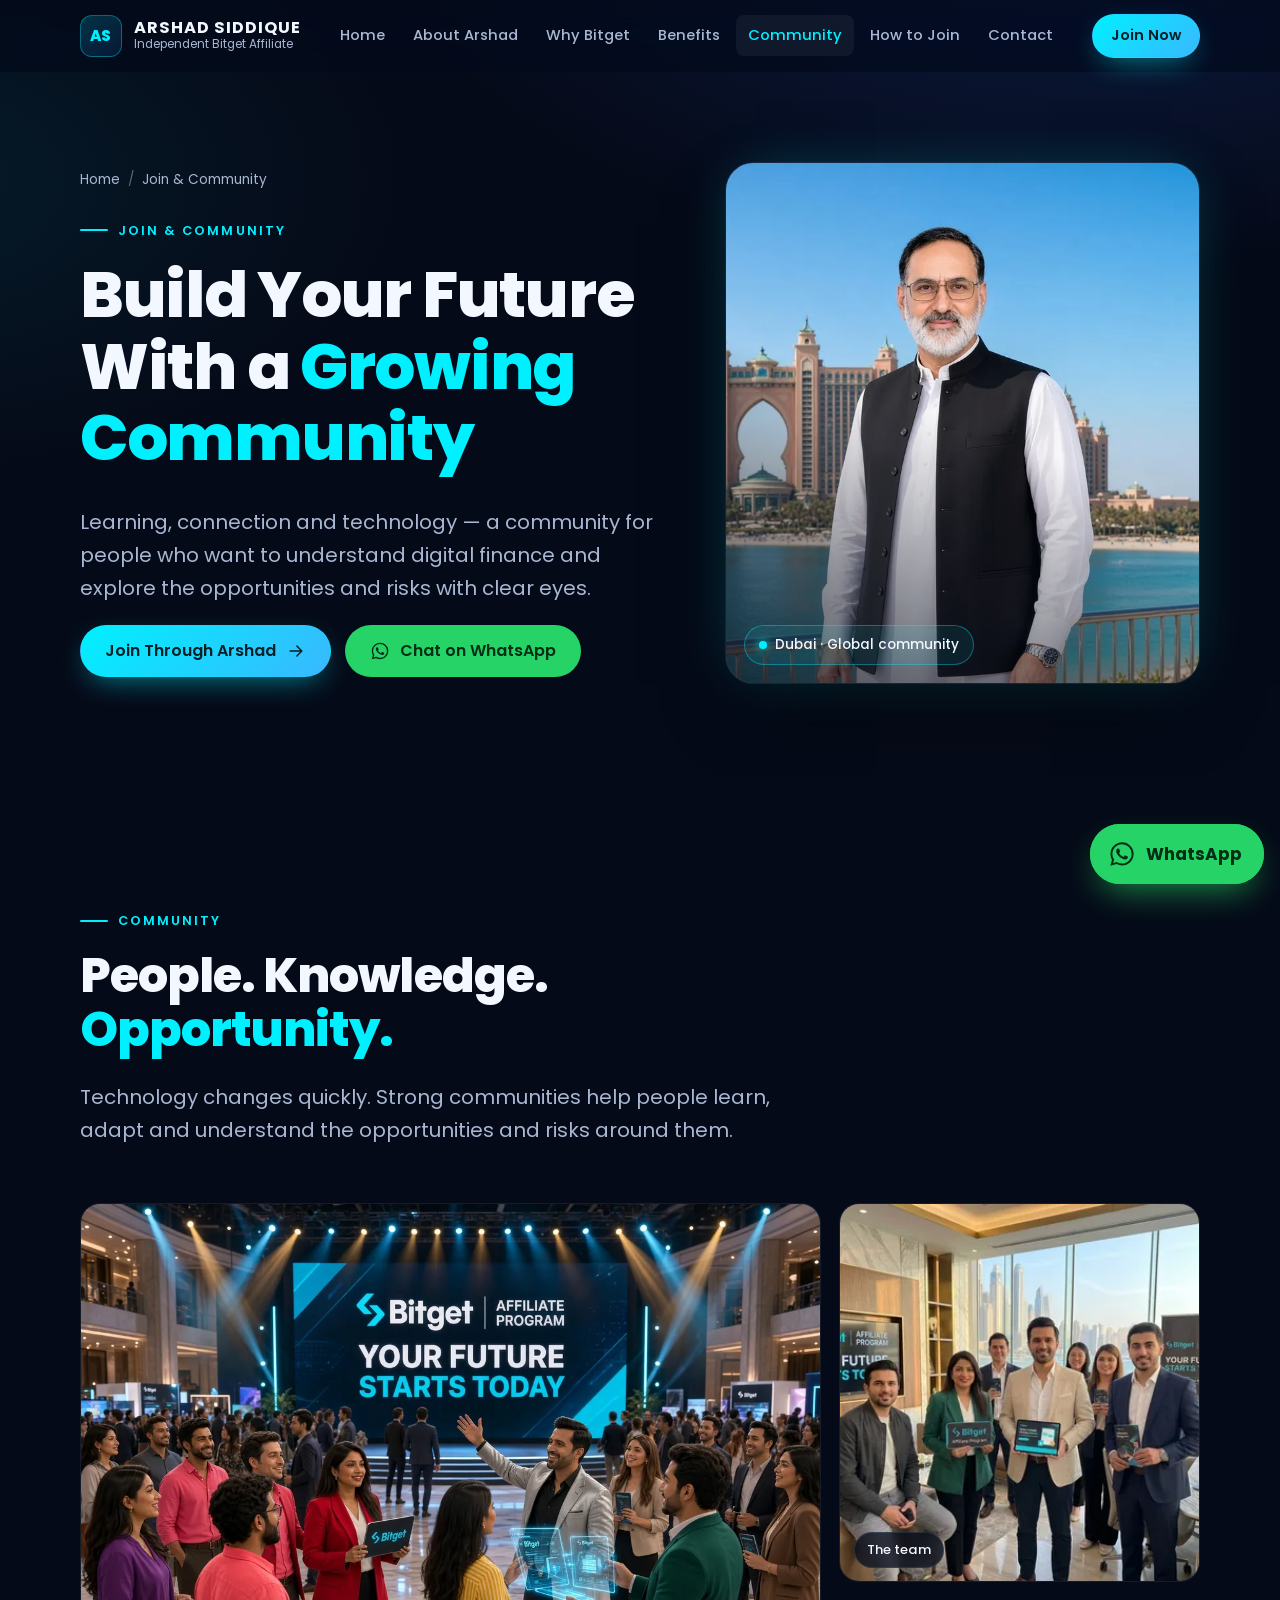
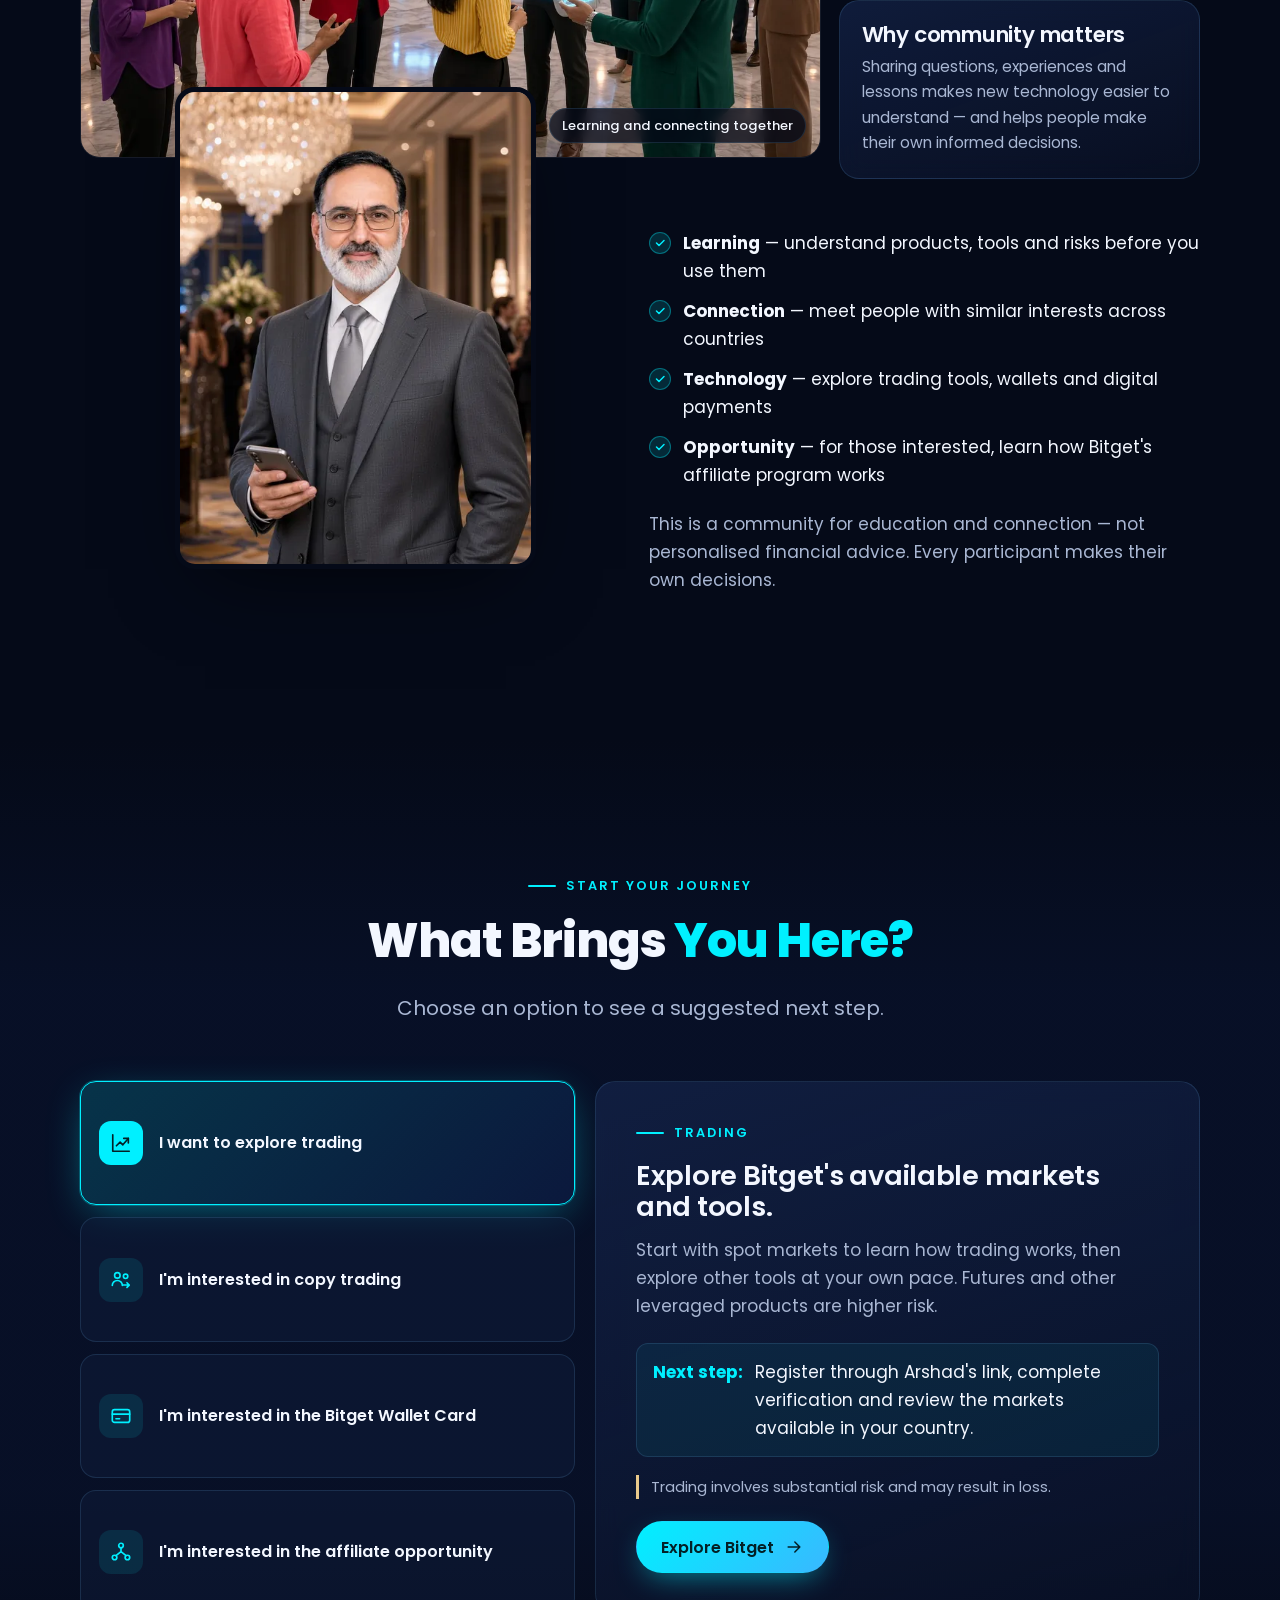
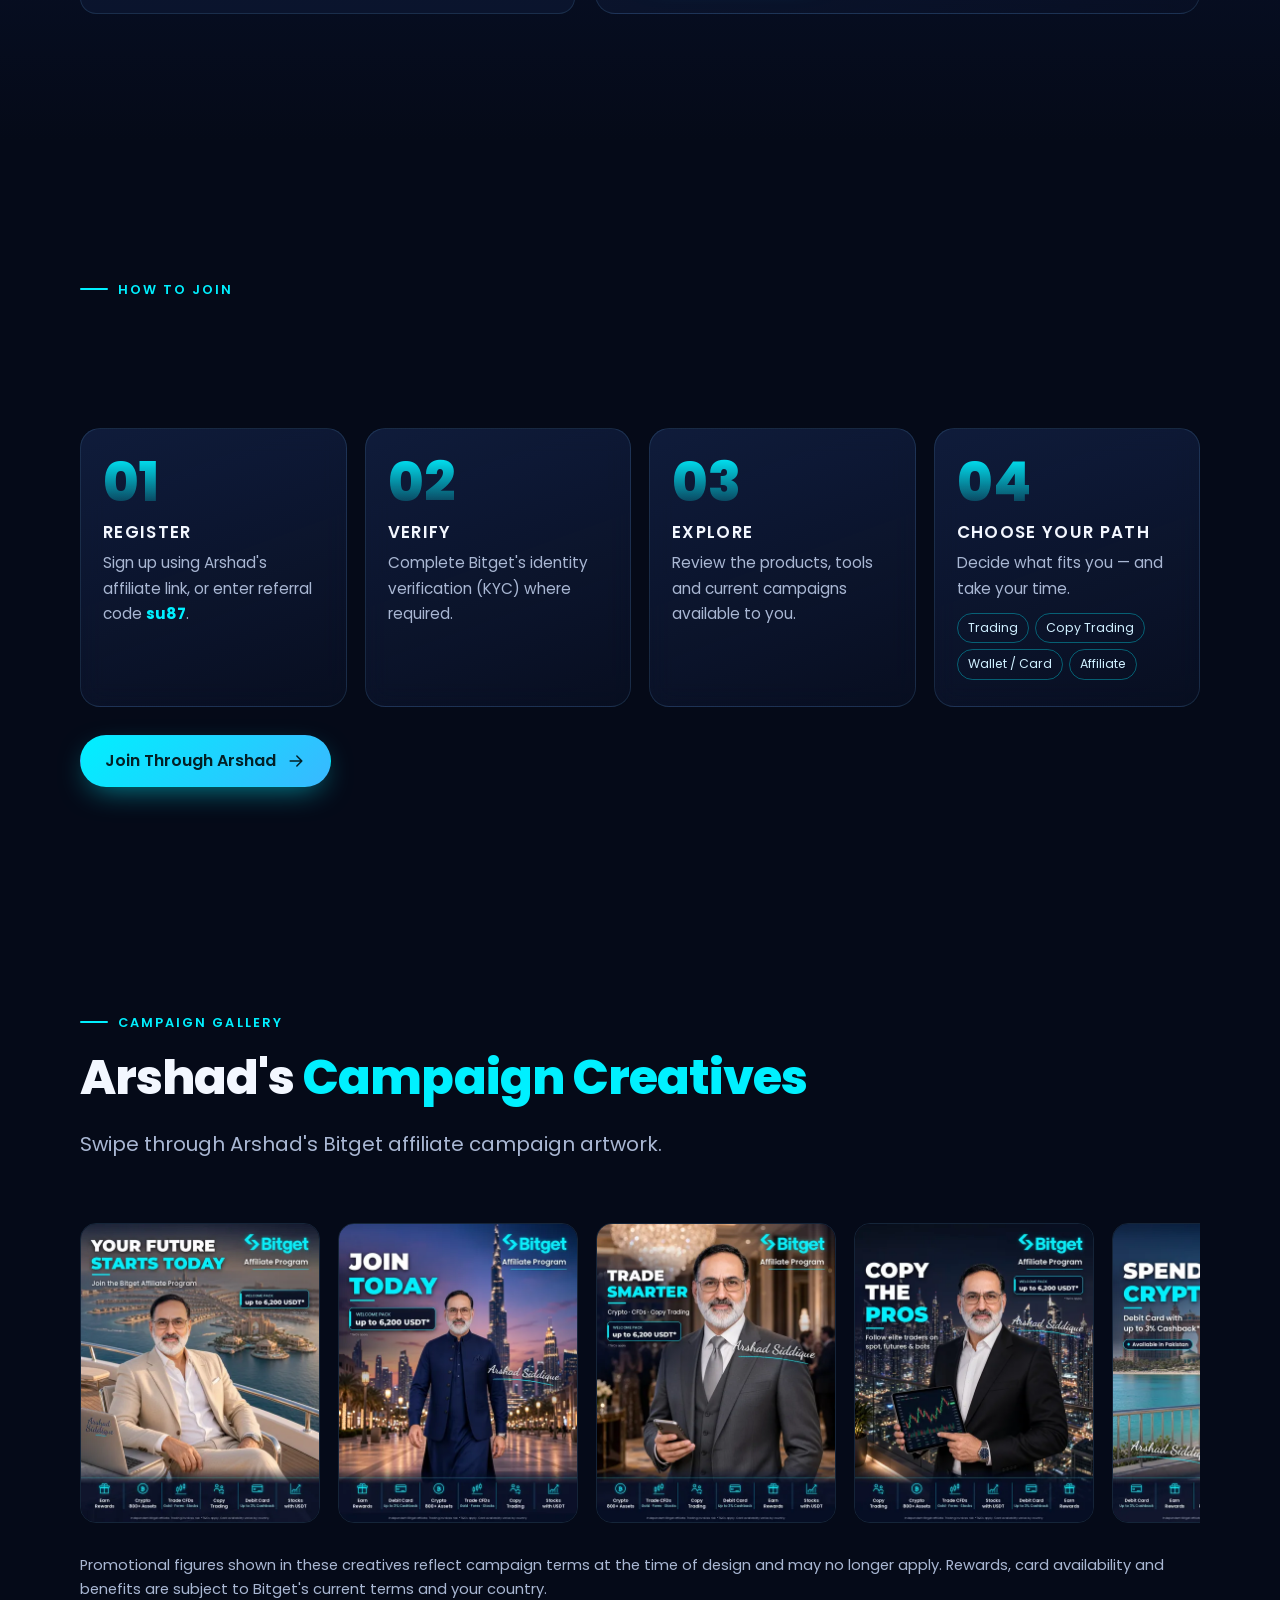
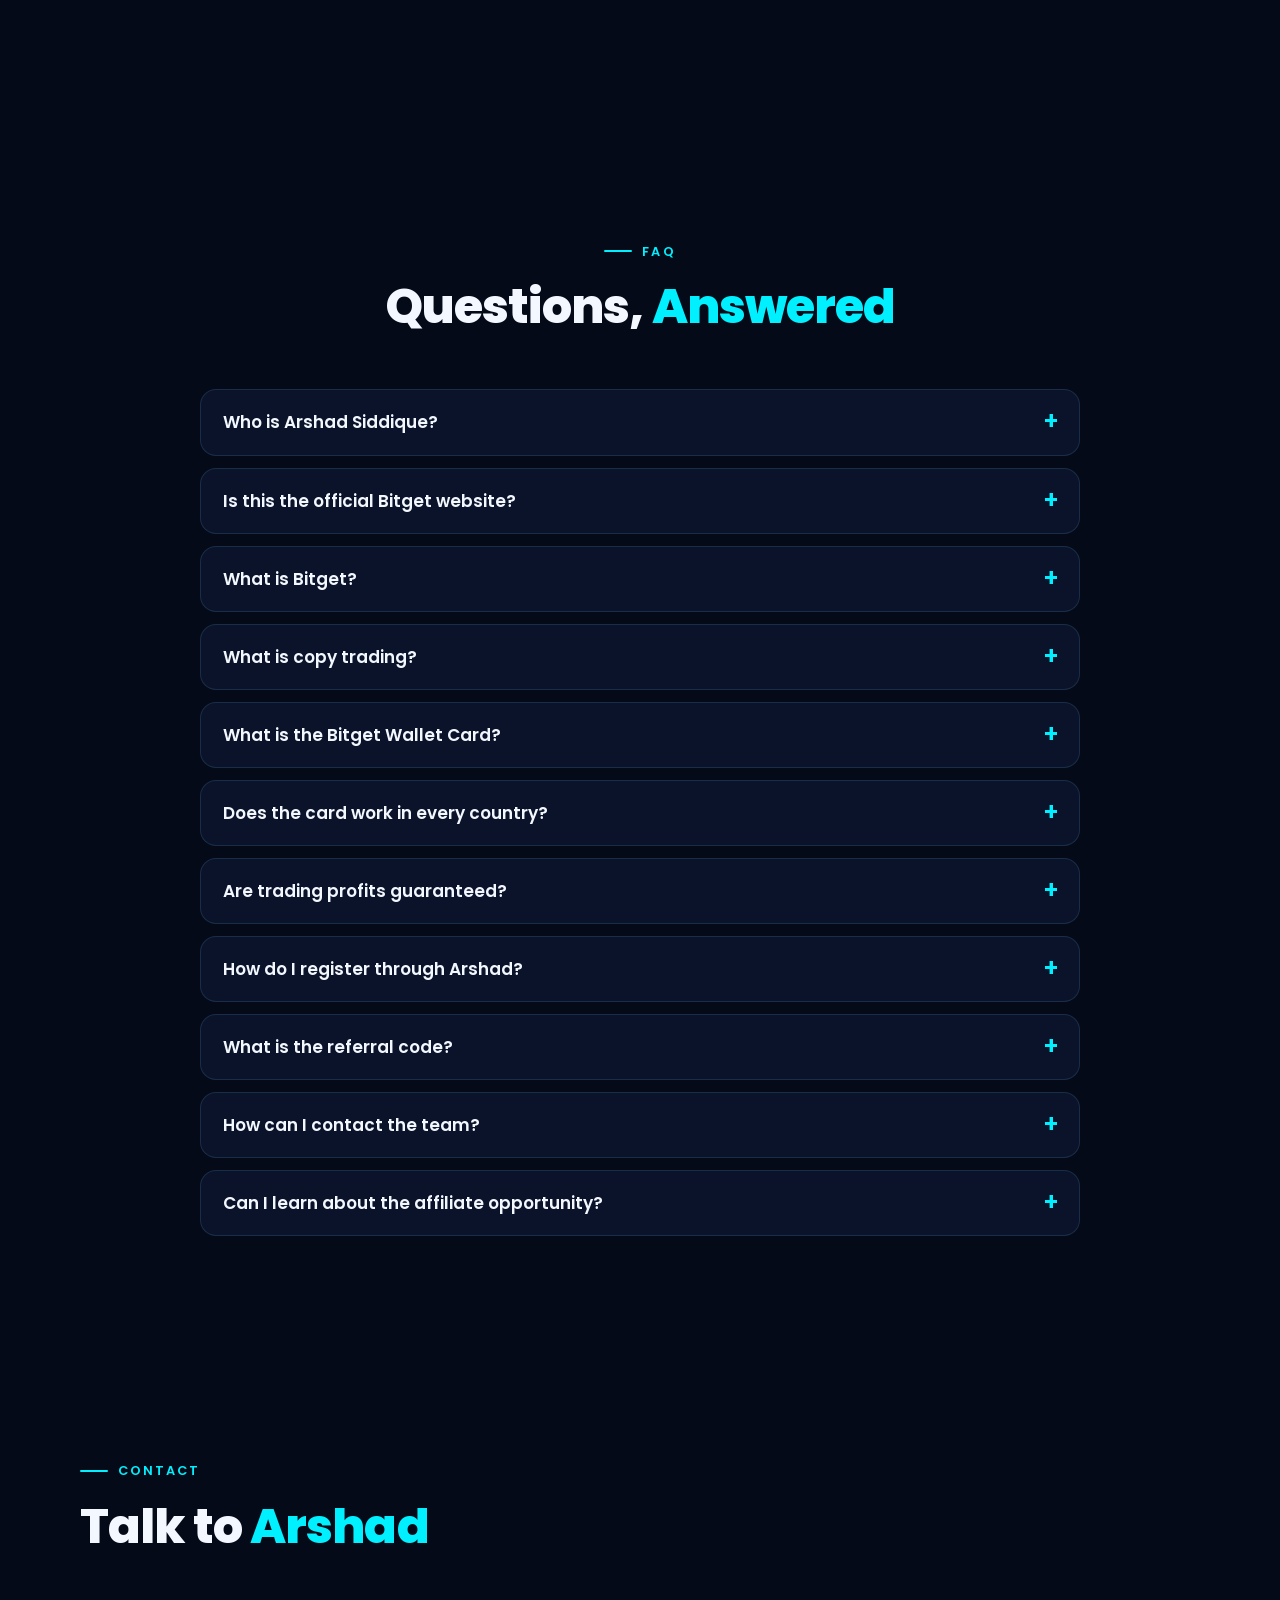
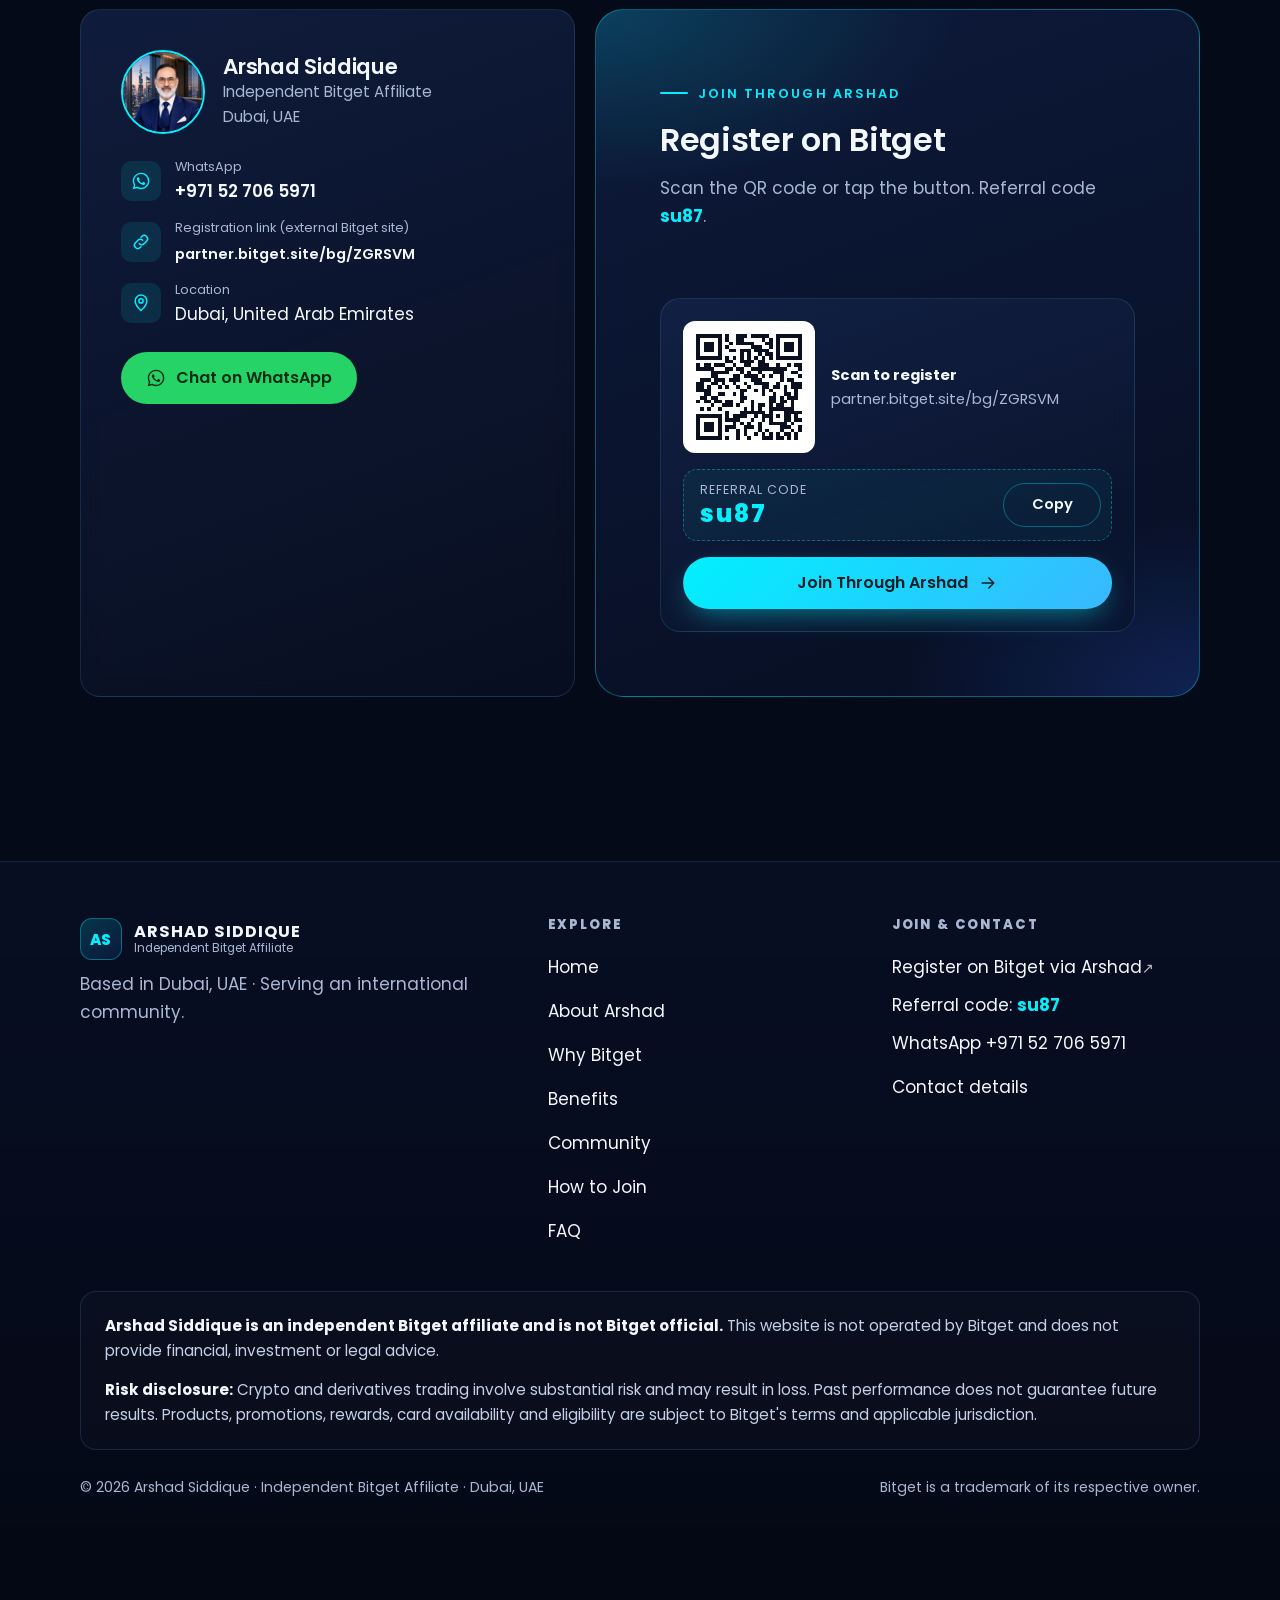
<file: public/join.html>
<!doctype html>
<html lang="en">
<head>
<meta charset="utf-8">
<meta name="viewport" content="width=device-width, initial-scale=1, viewport-fit=cover">
<title>Join Through Arshad | Bitget Referral Code su87 &amp; Community</title>
<meta name="description" content="Register on Bitget through Arshad Siddique&#x27;s affiliate link (referral code su87), explore the community, find your path and contact Arshad on WhatsApp.">
<link rel="canonical" href="https://arshad-siddique-bitget.netlify.app/join.html">
<meta name="robots" content="index, follow, max-image-preview:large">
<meta name="theme-color" content="#050a18">
<meta name="author" content="Arshad Siddique">
<meta property="og:type" content="website">
<meta property="og:site_name" content="Arshad Siddique · Independent Bitget Affiliate">
<meta property="og:title" content="Join Through Arshad | Bitget Referral Code su87 &amp; Community">
<meta property="og:description" content="Register on Bitget through Arshad Siddique&#x27;s affiliate link (referral code su87), explore the community, find your path and contact Arshad on WhatsApp.">
<meta property="og:url" content="https://arshad-siddique-bitget.netlify.app/join.html">
<meta property="og:image" content="https://arshad-siddique-bitget.netlify.app/assets/img/og-image.jpg">
<meta property="og:image:width" content="1200">
<meta property="og:image:height" content="630">
<meta property="og:image:alt" content="Arshad Siddique, independent Bitget affiliate, in Dubai">
<meta property="og:locale" content="en_US">
<meta name="twitter:card" content="summary_large_image">
<meta name="twitter:title" content="Join Through Arshad | Bitget Referral Code su87 &amp; Community">
<meta name="twitter:description" content="Register on Bitget through Arshad Siddique&#x27;s affiliate link (referral code su87), explore the community, find your path and contact Arshad on WhatsApp.">
<meta name="twitter:image" content="https://arshad-siddique-bitget.netlify.app/assets/img/og-image.jpg">
<link rel="icon" href="assets/img/favicon.svg" type="image/svg+xml">
<link rel="preconnect" href="https://fonts.googleapis.com">
<link rel="preconnect" href="https://fonts.gstatic.com" crossorigin>
<link rel="stylesheet" href="https://fonts.googleapis.com/css2?family=Great+Vibes&family=Poppins:wght@400;500;600;700;800&display=swap">
<link rel="stylesheet" href="assets/css/style.css">
<script>document.documentElement.classList.add("js")</script>
<script type="application/ld+json">{"@context": "https://schema.org", "@graph": [{"@type": "Person", "@id": "https://arshad-siddique-bitget.netlify.app/#arshad", "name": "Arshad Siddique", "jobTitle": "Independent Bitget Affiliate", "description": "Independent Bitget affiliate based in Dubai, serving an international community. Not Bitget official.", "image": "https://arshad-siddique-bitget.netlify.app/assets/img/arshad-office-lg.webp", "url": "https://arshad-siddique-bitget.netlify.app/", "telephone": "+971527065971", "address": {"@type": "PostalAddress", "addressLocality": "Dubai", "addressCountry": "AE"}}, {"@type": "WebSite", "@id": "https://arshad-siddique-bitget.netlify.app/#website", "url": "https://arshad-siddique-bitget.netlify.app/", "name": "Arshad Siddique · Independent Bitget Affiliate", "inLanguage": "en", "publisher": {"@id": "https://arshad-siddique-bitget.netlify.app/#arshad"}}, {"@type": "WebPage", "@id": "https://arshad-siddique-bitget.netlify.app/join.html#webpage", "url": "https://arshad-siddique-bitget.netlify.app/join.html", "name": "Join Through Arshad | Bitget Referral Code su87 & Community", "description": "Register on Bitget through Arshad Siddique's affiliate link (referral code su87), explore the community, find your path and contact Arshad on WhatsApp.", "isPartOf": {"@id": "https://arshad-siddique-bitget.netlify.app/#website"}, "about": {"@id": "https://arshad-siddique-bitget.netlify.app/#arshad"}}, {"@type": "BreadcrumbList", "itemListElement": [{"@type": "ListItem", "position": 1, "name": "Home", "item": "https://arshad-siddique-bitget.netlify.app/"}, {"@type": "ListItem", "position": 2, "name": "Join & Community", "item": "https://arshad-siddique-bitget.netlify.app/join.html"}]}]}</script>
<script type="application/ld+json">{"@context":"https://schema.org","@type":"FAQPage","mainEntity":[
{"@type":"Question","name":"Who is Arshad Siddique?","acceptedAnswer":{"@type":"Answer","text":"Arshad Siddique is an independent Bitget affiliate based in Dubai, UAE, who helps people around the world get started with the Bitget ecosystem through his affiliate link and is building a community around digital finance."}},
{"@type":"Question","name":"Is this the official Bitget website?","acceptedAnswer":{"@type":"Answer","text":"No. This is Arshad Siddique's independent affiliate website. Arshad is an independent Bitget affiliate and is not Bitget official. The official Bitget website is bitget.com."}},
{"@type":"Question","name":"Are trading profits guaranteed?","acceptedAnswer":{"@type":"Answer","text":"No. Crypto and derivatives trading involve substantial risk and may result in loss. Past performance does not guarantee future results."}},
{"@type":"Question","name":"What is the referral code?","acceptedAnswer":{"@type":"Answer","text":"Arshad's Bitget referral code is su87. You can also register directly through his link: partner.bitget.site/bg/ZGRSVM."}},
{"@type":"Question","name":"Does the Bitget Wallet Card work in every country?","acceptedAnswer":{"@type":"Answer","text":"No. Card availability, eligibility and benefits vary by country and are subject to Bitget terms. Check eligibility in the Bitget Wallet app."}}
]}</script>
</head>
<body>
<a class="skip-link" href="#main">Skip to content</a>
<header class="site-header">
  <div class="container header-inner">
    <a class="brand" href="index.html" aria-label="Arshad Siddique, Independent Bitget Affiliate, home">
      <span class="brand-mark" aria-hidden="true">AS</span>
      <span class="brand-text"><span class="brand-name">Arshad Siddique</span><span class="brand-sub">Independent Bitget Affiliate</span></span>
    </a>
    <nav class="nav" id="site-nav" aria-label="Main">
      <a href="index.html">Home</a>
      <a href="index.html#about">About Arshad</a>
      <a href="bitget.html">Why Bitget</a>
      <a href="bitget.html#card">Benefits</a>
      <a href="join.html#community" aria-current="page">Community</a>
      <a href="join.html#how-to-join">How to Join</a>
      <a href="join.html#contact">Contact</a>
      <a class="btn btn--whatsapp nav-mobile-only" href="https://wa.me/971527065971?text=Hello%20Arshad%2C%20I%20found%20your%20website%20and%20would%20like%20to%20learn%20more%20about%20joining%20Bitget%20through%20you." target="_blank" rel="noopener noreferrer" data-track="whatsapp_click" data-track-loc="mobile_menu"><svg viewBox="0 0 24 24" fill="currentColor" aria-hidden="true" focusable="false"><path d="M12.04 2C6.58 2 2.13 6.45 2.13 11.91c0 1.75.46 3.45 1.32 4.95L2.05 22l5.25-1.38a9.9 9.9 0 0 0 4.74 1.21h.01c5.46 0 9.91-4.45 9.91-9.91A9.86 9.86 0 0 0 12.04 2Zm0 18.15h-.01a8.23 8.23 0 0 1-4.2-1.15l-.3-.18-3.12.82.83-3.04-.2-.31a8.21 8.21 0 0 1-1.26-4.38c0-4.54 3.7-8.24 8.25-8.24a8.2 8.2 0 0 1 5.83 2.42 8.18 8.18 0 0 1 2.41 5.83c0 4.54-3.7 8.23-8.23 8.23Zm4.52-6.16c-.25-.12-1.47-.72-1.69-.81-.23-.08-.39-.12-.56.13-.16.24-.64.8-.78.97-.15.16-.29.18-.54.06-.25-.12-1.05-.39-1.99-1.23-.74-.66-1.23-1.47-1.38-1.72-.14-.25-.01-.38.11-.5.11-.11.25-.29.37-.43.13-.15.17-.25.25-.41.08-.17.04-.31-.02-.43-.06-.12-.56-1.34-.76-1.84-.2-.48-.41-.42-.56-.43h-.48c-.17 0-.43.06-.66.31-.22.25-.86.85-.86 2.07 0 1.22.89 2.4 1.01 2.56.12.17 1.75 2.67 4.23 3.74.59.26 1.05.41 1.41.52.59.19 1.13.16 1.56.1.48-.07 1.47-.6 1.67-1.18.21-.58.21-1.07.15-1.18-.06-.1-.22-.16-.47-.28Z"/></svg>Chat on WhatsApp</a>
    </nav>
    <div class="header-cta">
      <a class="btn btn--primary btn--sm" href="https://partner.bitget.site/bg/ZGRSVM" target="_blank" rel="noopener noreferrer" data-track="join_affiliate_click" data-track-loc="header">Join Now</a>
      <button class="menu-toggle" type="button" aria-expanded="false" aria-controls="site-nav" aria-label="Open menu"><span></span></button>
    </div>
  </div>
</header>

<main id="main">

  <!-- ============ HERO ============ -->
  <section class="page-hero" aria-labelledby="join-title">
    <div class="container page-hero-grid">
      <div>
        <nav class="breadcrumb" aria-label="Breadcrumb"><ol><li><a href="index.html">Home</a></li><li aria-current="page">Join &amp; Community</li></ol></nav>
        <span class="eyebrow reveal">Join &amp; Community</span>
        <h1 id="join-title" class="reveal" data-delay="1">Build Your Future With a <span class="accent">Growing Community</span></h1>
        <p class="lead reveal" data-delay="2">Learning, connection and technology — a community for people who want to understand digital finance and explore the opportunities and risks with clear eyes.</p>
        <div class="btn-row reveal" data-delay="3">
          <a class="btn btn--primary" href="https://partner.bitget.site/bg/ZGRSVM" target="_blank" rel="noopener noreferrer" data-track="join_affiliate_click" data-track-loc="join_hero">Join Through Arshad <svg viewBox="0 0 24 24" fill="none" stroke="currentColor" stroke-width="1.8" stroke-linecap="round" stroke-linejoin="round" aria-hidden="true" focusable="false"><path d="M5 12h14m-6-6 6 6-6 6"/></svg></a>
          <a class="btn btn--whatsapp" href="https://wa.me/971527065971?text=Hello%20Arshad%2C%20I%20found%20your%20website%20and%20would%20like%20to%20learn%20more%20about%20joining%20Bitget%20through%20you." target="_blank" rel="noopener noreferrer" data-track="whatsapp_click" data-track-loc="join_hero"><svg viewBox="0 0 24 24" fill="currentColor" aria-hidden="true" focusable="false"><path d="M12.04 2C6.58 2 2.13 6.45 2.13 11.91c0 1.75.46 3.45 1.32 4.95L2.05 22l5.25-1.38a9.9 9.9 0 0 0 4.74 1.21h.01c5.46 0 9.91-4.45 9.91-9.91A9.86 9.86 0 0 0 12.04 2Zm0 18.15h-.01a8.23 8.23 0 0 1-4.2-1.15l-.3-.18-3.12.82.83-3.04-.2-.31a8.21 8.21 0 0 1-1.26-4.38c0-4.54 3.7-8.24 8.25-8.24a8.2 8.2 0 0 1 5.83 2.42 8.18 8.18 0 0 1 2.41 5.83c0 4.54-3.7 8.23-8.23 8.23Zm4.52-6.16c-.25-.12-1.47-.72-1.69-.81-.23-.08-.39-.12-.56.13-.16.24-.64.8-.78.97-.15.16-.29.18-.54.06-.25-.12-1.05-.39-1.99-1.23-.74-.66-1.23-1.47-1.38-1.72-.14-.25-.01-.38.11-.5.11-.11.25-.29.37-.43.13-.15.17-.25.25-.41.08-.17.04-.31-.02-.43-.06-.12-.56-1.34-.76-1.84-.2-.48-.41-.42-.56-.43h-.48c-.17 0-.43.06-.66.31-.22.25-.86.85-.86 2.07 0 1.22.89 2.4 1.01 2.56.12.17 1.75 2.67 4.23 3.74.59.26 1.05.41 1.41.52.59.19 1.13.16 1.56.1.48-.07 1.47-.6 1.67-1.18.21-.58.21-1.07.15-1.18-.06-.1-.22-.16-.47-.28Z"/></svg>Chat on WhatsApp</a>
        </div>
      </div>
      <div class="page-hero-img reveal" data-delay="2">
        <img src="assets/img/arshad-palm-lg.webp" srcset="assets/img/arshad-palm-sm.webp 480w, assets/img/arshad-palm-lg.webp 736w" sizes="(max-width: 900px) 92vw, 520px" width="736" height="786" alt="Arshad Siddique in a white shalwar kameez and black waistcoat with the Atlantis resort and Palm Jumeirah behind him" fetchpriority="high">
        <span class="chip tag"><span class="dot" aria-hidden="true"></span>Dubai · Global community</span>
      </div>
    </div>
  </section>

  <!-- ============ PHOTO STORY ============ -->
  <section class="section" id="community" aria-labelledby="story-title">
    <div class="container">
      <div class="section-head">
        <span class="eyebrow reveal">Community</span>
        <h2 id="story-title" class="reveal" data-delay="1">People. Knowledge. <span class="accent">Opportunity.</span></h2>
        <p class="lead reveal" data-delay="2">Technology changes quickly. Strong communities help people learn, adapt and understand the opportunities and risks around them.</p>
      </div>
      <div class="story">
        <figure class="s-main reveal"><img src="assets/img/community-event-lg.webp" srcset="assets/img/community-event-sm.webp 480w, assets/img/community-event-lg.webp 1200w" sizes="(max-width: 860px) 92vw, 780px" width="1200" height="894" alt="A lively community gathering under a stage screen reading Bitget Affiliate Program, Your Future Starts Today" loading="lazy" decoding="async"><figcaption>Learning and connecting together</figcaption></figure>
        <div class="s-side">
          <figure class="reveal" data-delay="1"><img src="assets/img/team-dubai-lg.webp" srcset="assets/img/team-dubai-sm.webp 480w, assets/img/team-dubai-lg.webp 960w" sizes="(max-width: 860px) 46vw, 380px" width="960" height="717" alt="Team members holding Bitget Affiliate Program brochures and a tablet in a Dubai Marina meeting room" loading="lazy" decoding="async"><figcaption>The team</figcaption></figure>
          <div class="s-text glass reveal" data-delay="2">
            <h3 style="margin-bottom:6px">Why community matters</h3>
            <p class="muted" style="margin:0;font-size:.97rem">Sharing questions, experiences and lessons makes new technology easier to understand — and helps people make their own informed decisions.</p>
          </div>
        </div>
        <figure class="s-overlap reveal" data-delay="1"><img src="assets/img/arshad-gala-lg.webp" srcset="assets/img/arshad-gala-sm.webp 480w, assets/img/arshad-gala-lg.webp 960w" sizes="(max-width: 860px) 60vw, 360px" width="960" height="1369" alt="Arshad Siddique in a grey suit at an evening networking event" loading="lazy" decoding="async"></figure>
        <div class="s-copy">
          <ul class="list-check reveal">
            <li><strong>Learning</strong> — understand products, tools and risks before you use them</li>
            <li><strong>Connection</strong> — meet people with similar interests across countries</li>
            <li><strong>Technology</strong> — explore trading tools, wallets and digital payments</li>
            <li><strong>Opportunity</strong> — for those interested, learn how Bitget's affiliate program works</li>
          </ul>
          <p class="muted reveal">This is a community for education and connection — not personalised financial advice. Every participant makes their own decisions.</p>
        </div>
      </div>
    </div>
  </section>

  <!-- ============ JOURNEY SELECTOR ============ -->
  <section class="section card-section" id="start" aria-labelledby="sel-title">
    <div class="container">
      <div class="section-head section-head--center">
        <span class="eyebrow reveal">Start Your Journey</span>
        <h2 id="sel-title" class="reveal" data-delay="1">What Brings <span class="accent">You Here?</span></h2>
        <p class="lead reveal" data-delay="2">Choose an option to see a suggested next step.</p>
      </div>
      <div class="selector reveal">
        <div class="sel-options" role="tablist" aria-label="Your interest" aria-orientation="vertical" data-selector>
          <button class="sel-option" role="tab" id="tab-trade" aria-controls="panel-trade" aria-selected="true" tabindex="0" data-interest="explore_bitget_click"><span class="ico"><svg viewBox="0 0 24 24" fill="none" stroke="currentColor" stroke-width="1.8" stroke-linecap="round" stroke-linejoin="round" aria-hidden="true" focusable="false"><path d="M3 3v18h18"/><path d="m7 15 4-4 3 3 6-7"/><path d="M15 7h5v5"/></svg></span>I want to explore trading</button>
          <button class="sel-option" role="tab" id="tab-copy" aria-controls="panel-copy" aria-selected="false" tabindex="-1" data-interest="copy_trading_interest"><span class="ico"><svg viewBox="0 0 24 24" fill="none" stroke="currentColor" stroke-width="1.8" stroke-linecap="round" stroke-linejoin="round" aria-hidden="true" focusable="false"><circle cx="8" cy="7" r="3"/><circle cx="17" cy="8" r="2.4"/><path d="M2.5 18c0-3 2.5-5.5 5.5-5.5S13.5 15 13.5 18"/><path d="M14 17.5h7m0 0-2.5-2.5M21 17.5 18.5 20"/></svg></span>I'm interested in copy trading</button>
          <button class="sel-option" role="tab" id="tab-card" aria-controls="panel-card" aria-selected="false" tabindex="-1" data-interest="card_interest"><span class="ico"><svg viewBox="0 0 24 24" fill="none" stroke="currentColor" stroke-width="1.8" stroke-linecap="round" stroke-linejoin="round" aria-hidden="true" focusable="false"><rect x="2.5" y="5" width="19" height="14" rx="2.5"/><path d="M2.5 10h19M6.5 15h4"/></svg></span>I'm interested in the Bitget Wallet Card</button>
          <button class="sel-option" role="tab" id="tab-aff" aria-controls="panel-aff" aria-selected="false" tabindex="-1" data-interest="affiliate_interest"><span class="ico"><svg viewBox="0 0 24 24" fill="none" stroke="currentColor" stroke-width="1.8" stroke-linecap="round" stroke-linejoin="round" aria-hidden="true" focusable="false"><circle cx="12" cy="5" r="2.5"/><circle cx="5" cy="18" r="2.5"/><circle cx="19" cy="18" r="2.5"/><path d="M12 7.5v4m0 0-5.5 4.5M12 11.5l5.5 4.5"/></svg></span>I'm interested in the affiliate opportunity</button>
        </div>

        <div class="sel-panel glass" role="tabpanel" id="panel-trade" aria-labelledby="tab-trade" tabindex="0">
          <span class="eyebrow">Trading</span>
          <h3>Explore Bitget's available markets and tools.</h3>
          <p class="muted">Start with spot markets to learn how trading works, then explore other tools at your own pace. Futures and other leveraged products are higher risk.</p>
          <div class="step"><strong>Next step:</strong><span>Register through Arshad's link, complete verification and review the markets available in your country.</span></div>
          <p class="disc">Trading involves substantial risk and may result in loss.</p>
          <div class="btn-row"><a class="btn btn--primary" href="bitget.html#features" data-track="explore_bitget_click" data-track-loc="selector">Explore Bitget <svg viewBox="0 0 24 24" fill="none" stroke="currentColor" stroke-width="1.8" stroke-linecap="round" stroke-linejoin="round" aria-hidden="true" focusable="false"><path d="M5 12h14m-6-6 6 6-6 6"/></svg></a></div>
        </div>

        <div class="sel-panel glass" role="tabpanel" id="panel-copy" aria-labelledby="tab-copy" tabindex="0" hidden>
          <span class="eyebrow">Copy Trading</span>
          <h3>Learn how Bitget copy trading works — and understand the risks before participating.</h3>
          <p class="muted">You can follow elite traders on futures and spot, or copy bot strategies. You stay in control of how much to allocate and when to stop.</p>
          <div class="step"><strong>Next step:</strong><span>Read how Discover → Evaluate → Follow → Monitor works, then start small if you decide to participate.</span></div>
          <p class="disc">Past performance does not guarantee future results. Copied trades carry market risk, and profit-sharing and fees apply.</p>
          <div class="btn-row"><a class="btn btn--primary" href="bitget.html#copy-trading" data-track="copy_trading_interest" data-track-loc="selector">Learn More <svg viewBox="0 0 24 24" fill="none" stroke="currentColor" stroke-width="1.8" stroke-linecap="round" stroke-linejoin="round" aria-hidden="true" focusable="false"><path d="M5 12h14m-6-6 6 6-6 6"/></svg></a></div>
        </div>

        <div class="sel-panel glass" role="tabpanel" id="panel-card" aria-labelledby="tab-card" tabindex="0" hidden>
          <span class="eyebrow">Wallet Card</span>
          <h3>Check whether the Bitget Wallet Card is available in your country and review current benefits.</h3>
          <p class="muted">The card is issued in the Bitget Wallet app and works with Visa and Mastercard merchants, with assetback rewards on eligible spend.</p>
          <div class="step"><strong>Next step:</strong><span>Download Bitget Wallet, check your country's eligibility and read the current card terms.</span></div>
          <p class="disc">Eligibility and benefits vary by country and are subject to Bitget terms.</p>
          <div class="btn-row"><a class="btn btn--primary" href="bitget.html#card" data-track="card_interest" data-track-loc="selector">Check Card <svg viewBox="0 0 24 24" fill="none" stroke="currentColor" stroke-width="1.8" stroke-linecap="round" stroke-linejoin="round" aria-hidden="true" focusable="false"><path d="M5 12h14m-6-6 6 6-6 6"/></svg></a></div>
        </div>

        <div class="sel-panel glass" role="tabpanel" id="panel-aff" aria-labelledby="tab-aff" tabindex="0" hidden>
          <span class="eyebrow">Affiliate</span>
          <h3>Interested in building a community or network?</h3>
          <p class="muted">Speak with Arshad about Bitget's affiliate ecosystem — how referral links, tiers and commission work, and what is required.</p>
          <div class="step"><strong>Next step:</strong><span>Message Arshad on WhatsApp to talk it through, then review Bitget's current affiliate terms.</span></div>
          <p class="disc">Commission depends on tier, qualification and Bitget's terms. Earnings are not guaranteed.</p>
          <div class="btn-row"><a class="btn btn--whatsapp" href="https://wa.me/971527065971?text=Hello%20Arshad%2C%20I%20found%20your%20website%20and%20would%20like%20to%20learn%20more%20about%20joining%20Bitget%20through%20you." target="_blank" rel="noopener noreferrer" data-track="affiliate_interest" data-track-loc="selector"><svg viewBox="0 0 24 24" fill="currentColor" aria-hidden="true" focusable="false"><path d="M12.04 2C6.58 2 2.13 6.45 2.13 11.91c0 1.75.46 3.45 1.32 4.95L2.05 22l5.25-1.38a9.9 9.9 0 0 0 4.74 1.21h.01c5.46 0 9.91-4.45 9.91-9.91A9.86 9.86 0 0 0 12.04 2Zm0 18.15h-.01a8.23 8.23 0 0 1-4.2-1.15l-.3-.18-3.12.82.83-3.04-.2-.31a8.21 8.21 0 0 1-1.26-4.38c0-4.54 3.7-8.24 8.25-8.24a8.2 8.2 0 0 1 5.83 2.42 8.18 8.18 0 0 1 2.41 5.83c0 4.54-3.7 8.23-8.23 8.23Zm4.52-6.16c-.25-.12-1.47-.72-1.69-.81-.23-.08-.39-.12-.56.13-.16.24-.64.8-.78.97-.15.16-.29.18-.54.06-.25-.12-1.05-.39-1.99-1.23-.74-.66-1.23-1.47-1.38-1.72-.14-.25-.01-.38.11-.5.11-.11.25-.29.37-.43.13-.15.17-.25.25-.41.08-.17.04-.31-.02-.43-.06-.12-.56-1.34-.76-1.84-.2-.48-.41-.42-.56-.43h-.48c-.17 0-.43.06-.66.31-.22.25-.86.85-.86 2.07 0 1.22.89 2.4 1.01 2.56.12.17 1.75 2.67 4.23 3.74.59.26 1.05.41 1.41.52.59.19 1.13.16 1.56.1.48-.07 1.47-.6 1.67-1.18.21-.58.21-1.07.15-1.18-.06-.1-.22-.16-.47-.28Z"/></svg>Contact Arshad</a></div>
        </div>
      </div>
    </div>
  </section>

  <!-- ============ HOW TO JOIN ============ -->
  <section class="section" id="how-to-join" aria-labelledby="how-title">
    <div class="container">
      <div class="section-head">
        <span class="eyebrow reveal">How to Join</span>
        <h2 id="how-title" class="reveal" data-delay="1">Four Steps to <span class="accent">Get Started</span></h2>
      </div>
      <ol class="steps" style="list-style:none;padding:0;margin:0">
        <li class="step-card glass reveal"><div class="num" aria-hidden="true">01</div><h3>Register</h3><p>Sign up using Arshad's affiliate link, or enter referral code <strong class="accent">su87</strong>.</p></li>
        <li class="step-card glass reveal" data-delay="1"><div class="num" aria-hidden="true">02</div><h3>Verify</h3><p>Complete Bitget's identity verification (KYC) where required.</p></li>
        <li class="step-card glass reveal" data-delay="2"><div class="num" aria-hidden="true">03</div><h3>Explore</h3><p>Review the products, tools and current campaigns available to you.</p></li>
        <li class="step-card glass reveal" data-delay="3"><div class="num" aria-hidden="true">04</div><h3>Choose Your Path</h3><p>Decide what fits you — and take your time.</p><div class="paths"><span>Trading</span><span>Copy Trading</span><span>Wallet / Card</span><span>Affiliate</span></div></li>
      </ol>
      <div class="btn-row reveal" style="margin-top:28px">
        <a class="btn btn--primary" href="https://partner.bitget.site/bg/ZGRSVM" target="_blank" rel="noopener noreferrer" data-track="join_affiliate_click" data-track-loc="how_to_join">Join Through Arshad <svg viewBox="0 0 24 24" fill="none" stroke="currentColor" stroke-width="1.8" stroke-linecap="round" stroke-linejoin="round" aria-hidden="true" focusable="false"><path d="M5 12h14m-6-6 6 6-6 6"/></svg></a>
      </div>
    </div>
  </section>

  <!-- ============ CAMPAIGN CREATIVES ============ -->
  <section class="section--tight" id="campaign" aria-labelledby="camp-title">
    <div class="container">
      <div class="section-head">
        <span class="eyebrow reveal">Campaign Gallery</span>
        <h2 id="camp-title" class="reveal" data-delay="1">Arshad's <span class="accent">Campaign Creatives</span></h2>
        <p class="lead reveal" data-delay="2">Swipe through Arshad's Bitget affiliate campaign artwork.</p>
      </div>
      <div class="rail reveal" tabindex="0" role="region" aria-label="Campaign creatives, scroll horizontally">
        <figure><img src="assets/img/poster-your-future-lg.webp" srcset="assets/img/poster-your-future-sm.webp 480w, assets/img/poster-your-future-lg.webp 960w" sizes="(max-width: 600px) 80vw, 300px" width="960" height="1200" alt="Campaign poster: Your Future Starts Today, Arshad Siddique on a yacht off Palm Jumeirah" loading="lazy" decoding="async"></figure>
        <figure><img src="assets/img/poster-join-today-lg.webp" srcset="assets/img/poster-join-today-sm.webp 480w, assets/img/poster-join-today-lg.webp 960w" sizes="(max-width: 600px) 80vw, 300px" width="960" height="1200" alt="Campaign poster: Join Today, Arshad Siddique walking in Downtown Dubai" loading="lazy" decoding="async"></figure>
        <figure><img src="assets/img/poster-trade-smarter-lg.webp" srcset="assets/img/poster-trade-smarter-sm.webp 480w, assets/img/poster-trade-smarter-lg.webp 960w" sizes="(max-width: 600px) 80vw, 300px" width="960" height="1200" alt="Campaign poster: Trade Smarter, Arshad Siddique at an evening event" loading="lazy" decoding="async"></figure>
        <figure><img src="assets/img/poster-copy-the-pros-lg.webp" srcset="assets/img/poster-copy-the-pros-sm.webp 480w, assets/img/poster-copy-the-pros-lg.webp 960w" sizes="(max-width: 600px) 80vw, 300px" width="960" height="1200" alt="Campaign poster: Copy the Pros, Arshad Siddique with a tablet above the Dubai skyline" loading="lazy" decoding="async"></figure>
        <figure><img src="assets/img/poster-spend-crypto-lg.webp" srcset="assets/img/poster-spend-crypto-sm.webp 480w, assets/img/poster-spend-crypto-lg.webp 960w" sizes="(max-width: 600px) 80vw, 300px" width="960" height="1200" alt="Campaign poster: Spend Crypto, Arshad Siddique at Palm Jumeirah promoting the debit card" loading="lazy" decoding="async"></figure>
      </div>
      <p class="muted reveal" style="font-size:.92rem;margin-top:12px">Promotional figures shown in these creatives reflect campaign terms at the time of design and may no longer apply. Rewards, card availability and benefits are subject to Bitget's current terms and your country.</p>
    </div>
  </section>

  <!-- ============ FAQ ============ -->
  <section class="section" id="faq" aria-labelledby="faq-title">
    <div class="container">
      <div class="section-head section-head--center">
        <span class="eyebrow reveal">FAQ</span>
        <h2 id="faq-title" class="reveal" data-delay="1">Questions, <span class="accent">Answered</span></h2>
      </div>
      <div class="faq">
        <details class="reveal"><summary>Who is Arshad Siddique?</summary><div class="ans"><p>Arshad Siddique is an independent Bitget affiliate based in Dubai, UAE. He helps people around the world get started with the Bitget ecosystem through his affiliate link and is building a community around digital finance.</p></div></details>
        <details class="reveal"><summary>Is this the official Bitget website?</summary><div class="ans"><p>No. This is Arshad's independent affiliate website. Arshad Siddique is an independent Bitget affiliate and is not Bitget official. Bitget's official website is <a class="ext" href="https://www.bitget.com" target="_blank" rel="noopener noreferrer">bitget.com</a>.</p></div></details>
        <details class="reveal"><summary>What is Bitget?</summary><div class="ans"><p>Bitget is a digital-asset platform offering products such as spot trading, futures, copy trading and trading bots, alongside the Bitget Wallet app and the Bitget Wallet Card. Available products depend on your jurisdiction.</p></div></details>
        <details class="reveal"><summary>What is copy trading?</summary><div class="ans"><p>Copy trading lets eligible users follow and automatically copy the trades or bot strategies of elite traders. You choose who to follow and how much to allocate. Copied trades carry the same market risk, profit-sharing and fees apply, and past performance does not guarantee future results.</p></div></details>
        <details class="reveal"><summary>What is the Bitget Wallet Card?</summary><div class="ans"><p>It is a crypto payment card issued through the Bitget Wallet app, usable with Visa and Mastercard merchants. Bitget currently advertises 2% base assetback, rising to 3% for new users or after a monthly spend threshold, on eligible purchases — subject to caps, conditions and Bitget's terms.</p></div></details>
        <details class="reveal"><summary>Does the card work in every country?</summary><div class="ans"><p>No. Card availability, eligibility and benefits vary by country and are subject to Bitget terms. Check eligibility in the Bitget Wallet app.</p></div></details>
        <details class="reveal"><summary>Are trading profits guaranteed?</summary><div class="ans"><p>No. Crypto and derivatives trading involve substantial risk and may result in loss. Nothing on this website is financial advice, and past performance does not guarantee future results.</p></div></details>
        <details class="reveal"><summary>How do I register through Arshad?</summary><div class="ans"><p>Use Arshad's registration link <a class="ext" href="https://partner.bitget.site/bg/ZGRSVM" target="_blank" rel="noopener noreferrer" data-track="join_affiliate_click" data-track-loc="faq">partner.bitget.site/bg/ZGRSVM</a>, or scan the QR code below. Then complete Bitget's verification steps where required.</p></div></details>
        <details class="reveal"><summary>What is the referral code?</summary><div class="ans"><p>Arshad's Bitget referral code is <strong class="accent">su87</strong>.</p></div></details>
        <details class="reveal"><summary>How can I contact the team?</summary><div class="ans"><p>Message Arshad directly on WhatsApp at <a href="https://wa.me/971527065971?text=Hello%20Arshad%2C%20I%20found%20your%20website%20and%20would%20like%20to%20learn%20more%20about%20joining%20Bitget%20through%20you." target="_blank" rel="noopener noreferrer" data-track="whatsapp_click" data-track-loc="faq">+971 52 706 5971</a>.</p></div></details>
        <details class="reveal"><summary>Can I learn about the affiliate opportunity?</summary><div class="ans"><p>Yes. Bitget runs an affiliate program for eligible community builders, advertising commission of up to 50% depending on tier and qualification. Talk to Arshad on WhatsApp to understand how it works. Earnings are not guaranteed.</p></div></details>
      </div>
    </div>
  </section>

  <!-- ============ CONTACT ============ -->
  <section class="section--tight" id="contact" aria-labelledby="contact-title">
    <div class="container">
      <div class="section-head">
        <span class="eyebrow reveal">Contact</span>
        <h2 id="contact-title" class="reveal" data-delay="1">Talk to <span class="accent">Arshad</span></h2>
      </div>
      <div class="contact-grid">
        <div class="contact-card glass reveal">
          <div class="person">
            <img src="assets/img/arshad-office-sm.webp" width="84" height="84" alt="Portrait of Arshad Siddique" loading="lazy">
            <div><h3>Arshad Siddique</h3><p>Independent Bitget Affiliate</p><p>Dubai, UAE</p></div>
          </div>
          <ul class="contact-list">
            <li><span class="ico"><svg viewBox="0 0 24 24" fill="currentColor" aria-hidden="true" focusable="false"><path d="M12.04 2C6.58 2 2.13 6.45 2.13 11.91c0 1.75.46 3.45 1.32 4.95L2.05 22l5.25-1.38a9.9 9.9 0 0 0 4.74 1.21h.01c5.46 0 9.91-4.45 9.91-9.91A9.86 9.86 0 0 0 12.04 2Zm0 18.15h-.01a8.23 8.23 0 0 1-4.2-1.15l-.3-.18-3.12.82.83-3.04-.2-.31a8.21 8.21 0 0 1-1.26-4.38c0-4.54 3.7-8.24 8.25-8.24a8.2 8.2 0 0 1 5.83 2.42 8.18 8.18 0 0 1 2.41 5.83c0 4.54-3.7 8.23-8.23 8.23Zm4.52-6.16c-.25-.12-1.47-.72-1.69-.81-.23-.08-.39-.12-.56.13-.16.24-.64.8-.78.97-.15.16-.29.18-.54.06-.25-.12-1.05-.39-1.99-1.23-.74-.66-1.23-1.47-1.38-1.72-.14-.25-.01-.38.11-.5.11-.11.25-.29.37-.43.13-.15.17-.25.25-.41.08-.17.04-.31-.02-.43-.06-.12-.56-1.34-.76-1.84-.2-.48-.41-.42-.56-.43h-.48c-.17 0-.43.06-.66.31-.22.25-.86.85-.86 2.07 0 1.22.89 2.4 1.01 2.56.12.17 1.75 2.67 4.23 3.74.59.26 1.05.41 1.41.52.59.19 1.13.16 1.56.1.48-.07 1.47-.6 1.67-1.18.21-.58.21-1.07.15-1.18-.06-.1-.22-.16-.47-.28Z"/></svg></span><span><small>WhatsApp</small><a href="https://wa.me/971527065971?text=Hello%20Arshad%2C%20I%20found%20your%20website%20and%20would%20like%20to%20learn%20more%20about%20joining%20Bitget%20through%20you." target="_blank" rel="noopener noreferrer" data-track="whatsapp_click" data-track-loc="contact">+971 52 706 5971</a></span></li>
            <li><span class="ico"><svg viewBox="0 0 24 24" fill="none" stroke="currentColor" stroke-width="1.8" stroke-linecap="round" stroke-linejoin="round" aria-hidden="true" focusable="false"><path d="M10 14a4 4 0 0 0 5.66 0l3-3a4 4 0 0 0-5.66-5.66l-1 1"/><path d="M14 10a4 4 0 0 0-5.66 0l-3 3a4 4 0 0 0 5.66 5.66l1-1"/></svg></span><span><small>Registration link (external Bitget site)</small><a class="reg-url" href="https://partner.bitget.site/bg/ZGRSVM" target="_blank" rel="noopener noreferrer" data-track="join_affiliate_click" data-track-loc="contact">partner.bitget.site/bg/ZGRSVM</a></span></li>
            <li><span class="ico"><svg viewBox="0 0 24 24" fill="none" stroke="currentColor" stroke-width="1.8" stroke-linecap="round" stroke-linejoin="round" aria-hidden="true" focusable="false"><path d="M12 21s-7-6.2-7-11.5a7 7 0 0 1 14 0C19 14.8 12 21 12 21Z"/><circle cx="12" cy="9.5" r="2.5"/></svg></span><span><small>Location</small>Dubai, United Arab Emirates</span></li>
          </ul>
          <div class="btn-row">
            <a class="btn btn--whatsapp" href="https://wa.me/971527065971?text=Hello%20Arshad%2C%20I%20found%20your%20website%20and%20would%20like%20to%20learn%20more%20about%20joining%20Bitget%20through%20you." target="_blank" rel="noopener noreferrer" data-track="whatsapp_click" data-track-loc="contact_btn"><svg viewBox="0 0 24 24" fill="currentColor" aria-hidden="true" focusable="false"><path d="M12.04 2C6.58 2 2.13 6.45 2.13 11.91c0 1.75.46 3.45 1.32 4.95L2.05 22l5.25-1.38a9.9 9.9 0 0 0 4.74 1.21h.01c5.46 0 9.91-4.45 9.91-9.91A9.86 9.86 0 0 0 12.04 2Zm0 18.15h-.01a8.23 8.23 0 0 1-4.2-1.15l-.3-.18-3.12.82.83-3.04-.2-.31a8.21 8.21 0 0 1-1.26-4.38c0-4.54 3.7-8.24 8.25-8.24a8.2 8.2 0 0 1 5.83 2.42 8.18 8.18 0 0 1 2.41 5.83c0 4.54-3.7 8.23-8.23 8.23Zm4.52-6.16c-.25-.12-1.47-.72-1.69-.81-.23-.08-.39-.12-.56.13-.16.24-.64.8-.78.97-.15.16-.29.18-.54.06-.25-.12-1.05-.39-1.99-1.23-.74-.66-1.23-1.47-1.38-1.72-.14-.25-.01-.38.11-.5.11-.11.25-.29.37-.43.13-.15.17-.25.25-.41.08-.17.04-.31-.02-.43-.06-.12-.56-1.34-.76-1.84-.2-.48-.41-.42-.56-.43h-.48c-.17 0-.43.06-.66.31-.22.25-.86.85-.86 2.07 0 1.22.89 2.4 1.01 2.56.12.17 1.75 2.67 4.23 3.74.59.26 1.05.41 1.41.52.59.19 1.13.16 1.56.1.48-.07 1.47-.6 1.67-1.18.21-.58.21-1.07.15-1.18-.06-.1-.22-.16-.47-.28Z"/></svg>Chat on WhatsApp</a>
          </div>
          <div class="socials" data-socials style="margin-top:18px"></div>
        </div>
        <div class="cta-band reveal" data-delay="1" style="grid-template-columns:1fr">
          <div>
            <span class="eyebrow">Join Through Arshad</span>
            <h3 style="font-size:clamp(1.4rem,3vw,2rem)">Register on Bitget</h3>
            <p class="muted">Scan the QR code or tap the button. Referral code <strong class="accent">su87</strong>.</p>
          </div>
          <div class="join-box glass">
            <div class="qr" data-qr="contact">
              <img src="assets/img/qr-register.svg" width="132" height="132" alt="QR code linking to Arshad's Bitget registration page, partner.bitget.site/bg/ZGRSVM" loading="lazy">
              <p><strong style="color:var(--text)">Scan to register</strong><br>partner.bitget.site/bg/ZGRSVM</p>
            </div>
            <div class="ref">
              <span><span class="lbl">Referral code</span><code>su87</code></span>
              <button class="btn btn--sm copy-btn" type="button" data-copy="su87" aria-label="Copy referral code su87"><span class="t">Copy</span></button>
            </div>
            <a class="btn btn--primary" href="https://partner.bitget.site/bg/ZGRSVM" target="_blank" rel="noopener noreferrer" data-track="join_affiliate_click" data-track-loc="contact_qr">Join Through Arshad <svg viewBox="0 0 24 24" fill="none" stroke="currentColor" stroke-width="1.8" stroke-linecap="round" stroke-linejoin="round" aria-hidden="true" focusable="false"><path d="M5 12h14m-6-6 6 6-6 6"/></svg></a>
          </div>
        </div>
      </div>
    </div>
  </section>
</main>
<footer class="site-footer">
  <div class="container">
    <div class="footer-grid">
      <div class="footer-brand">
        <a class="brand" href="index.html">
          <span class="brand-mark" aria-hidden="true">AS</span>
          <span class="brand-text"><span class="brand-name">Arshad Siddique</span><span class="brand-sub">Independent Bitget Affiliate</span></span>
        </a>
        <p>Based in Dubai, UAE · Serving an international community.</p>
        <div class="socials" data-socials style="margin-top:16px"></div>
      </div>
      <div>
        <h2>Explore</h2>
        <ul>
          <li><a href="index.html">Home</a></li>
          <li><a href="index.html#about">About Arshad</a></li>
          <li><a href="bitget.html">Why Bitget</a></li>
          <li><a href="bitget.html#card">Benefits</a></li>
          <li><a href="join.html#community">Community</a></li>
          <li><a href="join.html#how-to-join">How to Join</a></li>
          <li><a href="join.html#faq">FAQ</a></li>
        </ul>
      </div>
      <div>
        <h2>Join &amp; Contact</h2>
        <ul>
          <li><a class="ext" href="https://partner.bitget.site/bg/ZGRSVM" target="_blank" rel="noopener noreferrer" data-track="join_affiliate_click" data-track-loc="footer">Register on Bitget via Arshad</a></li>
          <li>Referral code: <strong class="accent">su87</strong></li>
          <li><a href="https://wa.me/971527065971?text=Hello%20Arshad%2C%20I%20found%20your%20website%20and%20would%20like%20to%20learn%20more%20about%20joining%20Bitget%20through%20you." target="_blank" rel="noopener noreferrer" data-track="whatsapp_click" data-track-loc="footer">WhatsApp +971 52 706 5971</a></li>
          <li><a href="join.html#contact">Contact details</a></li>
        </ul>
      </div>
    </div>
    <div class="disclosure">
      <p><strong>Arshad Siddique is an independent Bitget affiliate and is not Bitget official.</strong> This website is not operated by Bitget and does not provide financial, investment or legal advice.</p>
      <p><strong>Risk disclosure:</strong> Crypto and derivatives trading involve substantial risk and may result in loss. Past performance does not guarantee future results. Products, promotions, rewards, card availability and eligibility are subject to Bitget's terms and applicable jurisdiction.</p>
    </div>
    <div class="copyright">
      <span>© <span data-year>2026</span> Arshad Siddique · Independent Bitget Affiliate · Dubai, UAE</span>
      <span>Bitget is a trademark of its respective owner.</span>
    </div>
  </div>
</footer>
<a class="wa-float" href="https://wa.me/971527065971?text=Hello%20Arshad%2C%20I%20found%20your%20website%20and%20would%20like%20to%20learn%20more%20about%20joining%20Bitget%20through%20you." target="_blank" rel="noopener noreferrer" aria-label="Chat with Arshad on WhatsApp" data-track="whatsapp_click" data-track-loc="floating"><svg viewBox="0 0 24 24" fill="currentColor" aria-hidden="true" focusable="false"><path d="M12.04 2C6.58 2 2.13 6.45 2.13 11.91c0 1.75.46 3.45 1.32 4.95L2.05 22l5.25-1.38a9.9 9.9 0 0 0 4.74 1.21h.01c5.46 0 9.91-4.45 9.91-9.91A9.86 9.86 0 0 0 12.04 2Zm0 18.15h-.01a8.23 8.23 0 0 1-4.2-1.15l-.3-.18-3.12.82.83-3.04-.2-.31a8.21 8.21 0 0 1-1.26-4.38c0-4.54 3.7-8.24 8.25-8.24a8.2 8.2 0 0 1 5.83 2.42 8.18 8.18 0 0 1 2.41 5.83c0 4.54-3.7 8.23-8.23 8.23Zm4.52-6.16c-.25-.12-1.47-.72-1.69-.81-.23-.08-.39-.12-.56.13-.16.24-.64.8-.78.97-.15.16-.29.18-.54.06-.25-.12-1.05-.39-1.99-1.23-.74-.66-1.23-1.47-1.38-1.72-.14-.25-.01-.38.11-.5.11-.11.25-.29.37-.43.13-.15.17-.25.25-.41.08-.17.04-.31-.02-.43-.06-.12-.56-1.34-.76-1.84-.2-.48-.41-.42-.56-.43h-.48c-.17 0-.43.06-.66.31-.22.25-.86.85-.86 2.07 0 1.22.89 2.4 1.01 2.56.12.17 1.75 2.67 4.23 3.74.59.26 1.05.41 1.41.52.59.19 1.13.16 1.56.1.48-.07 1.47-.6 1.67-1.18.21-.58.21-1.07.15-1.18-.06-.1-.22-.16-.47-.28Z"/></svg><span class="wa-label">WhatsApp</span></a>
<script src="assets/js/main.js" defer></script>
</body>
</html>
</file>
<file: public/assets/css/style.css>
/* ==========================================================
   Arshad Siddique · Independent Bitget Affiliate
   Shared stylesheet (all pages)
   ========================================================== */

:root {
  --bg: #050a18;
  --bg-2: #08112a;
  --surface: rgba(16, 28, 58, 0.55);
  --surface-solid: #0d1833;
  --line: rgba(120, 200, 255, 0.14);
  --line-strong: rgba(0, 240, 255, 0.35);
  --text: #f3f7ff;
  --muted: #a9b7d3;
  --cyan: #00f0ff;
  --cyan-2: #1ad1e6;
  --cyan-ink: #032026;
  --blue: #2d6bff;
  --gold: #e9c98b;
  --radius: 20px;
  --radius-sm: 12px;
  --shadow: 0 30px 80px -30px rgba(0, 0, 0, 0.7);
  --glow: 0 0 0 1px rgba(0, 240, 255, 0.25), 0 10px 40px -10px rgba(0, 240, 255, 0.45);
  --container: 1200px;
  --gutter: clamp(16px, 4vw, 40px);
  --header-h: 72px;
  --font: "Poppins", system-ui, -apple-system, "Segoe UI", Roboto, sans-serif;
  --font-script: "Great Vibes", "Brush Script MT", cursive;
  --ease: cubic-bezier(0.22, 1, 0.36, 1);
  color-scheme: dark;
}

*,
*::before,
*::after { box-sizing: border-box; }

html {
  scroll-behavior: smooth;
  scroll-padding-top: calc(var(--header-h) + 16px);
  -webkit-text-size-adjust: 100%;
}

body {
  margin: 0;
  font-family: var(--font);
  font-size: 1.0625rem;
  line-height: 1.65;
  color: var(--text);
  background: var(--bg);
  background-image:
    radial-gradient(1200px 600px at 85% -10%, rgba(45, 107, 255, 0.18), transparent 60%),
    radial-gradient(900px 500px at -10% 20%, rgba(0, 240, 255, 0.08), transparent 60%);
  background-attachment: fixed;
  overflow-x: hidden;
  -webkit-font-smoothing: antialiased;
}

img { max-width: 100%; height: auto; display: block; }
a { color: var(--cyan); text-underline-offset: 3px; }
a:hover { color: #7ff8ff; }
p { margin: 0 0 1em; }
h1, h2, h3, h4 { line-height: 1.12; margin: 0 0 0.5em; font-weight: 700; letter-spacing: -0.02em; }
h1 { font-size: clamp(2.3rem, 6.2vw, 4.4rem); font-weight: 800; }
h2 { font-size: clamp(1.85rem, 4.4vw, 3rem); font-weight: 800; }
h3 { font-size: clamp(1.15rem, 2vw, 1.35rem); font-weight: 600; letter-spacing: -0.01em; }
.accent { color: var(--cyan); }
.muted { color: var(--muted); }
.script { font-family: var(--font-script); font-weight: 400; letter-spacing: 0; }

:focus-visible {
  outline: 3px solid var(--cyan);
  outline-offset: 3px;
  border-radius: 6px;
}

.skip-link {
  position: absolute;
  left: 16px;
  top: -100px;
  z-index: 200;
  background: var(--cyan);
  color: var(--cyan-ink);
  padding: 10px 16px;
  border-radius: 8px;
  font-weight: 600;
}
.skip-link:focus { top: 12px; }

.visually-hidden {
  position: absolute !important;
  width: 1px; height: 1px;
  overflow: hidden; clip: rect(0 0 0 0);
  white-space: nowrap;
}

.container {
  width: 100%;
  max-width: var(--container);
  margin-inline: auto;
  padding-inline: var(--gutter);
}

section { position: relative; }
.section { padding-block: clamp(72px, 10vw, 128px); }
.section--tight { padding-block: clamp(48px, 7vw, 88px); }

.eyebrow {
  display: inline-flex;
  align-items: center;
  gap: 10px;
  font-size: 0.8rem;
  font-weight: 600;
  letter-spacing: 0.16em;
  text-transform: uppercase;
  color: var(--cyan);
  margin-bottom: 18px;
}
.eyebrow::before {
  content: "";
  width: 28px;
  height: 2px;
  background: var(--cyan);
  border-radius: 2px;
}

.lead { font-size: clamp(1.08rem, 1.6vw, 1.25rem); color: var(--muted); max-width: 62ch; }

.section-head { max-width: 760px; margin-bottom: clamp(36px, 5vw, 56px); }
.section-head--center { margin-inline: auto; text-align: center; }
.section-head--center .eyebrow { justify-content: center; }
.section-head--center .lead { margin-inline: auto; }

/* ---------- Buttons ---------- */
.btn {
  --b-bg: transparent;
  display: inline-flex;
  align-items: center;
  justify-content: center;
  gap: 10px;
  min-height: 52px;
  padding: 12px 24px;
  border-radius: 999px;
  border: 1px solid var(--line-strong);
  background: var(--b-bg);
  color: var(--text);
  font: 600 1rem/1.2 var(--font);
  text-decoration: none;
  cursor: pointer;
  transition: transform 0.3s var(--ease), box-shadow 0.3s var(--ease), background 0.3s, color 0.3s, border-color 0.3s;
  white-space: nowrap;
}
.btn svg { width: 20px; height: 20px; flex: none; }
.btn:hover { transform: translateY(-2px); color: var(--text); border-color: var(--cyan); background: rgba(0, 240, 255, 0.06); }
.btn--primary {
  background: linear-gradient(135deg, var(--cyan), #39b8ff);
  color: var(--cyan-ink);
  border-color: transparent;
  box-shadow: 0 10px 30px -10px rgba(0, 240, 255, 0.6);
}
.btn--primary:hover { color: var(--cyan-ink); background: linear-gradient(135deg, #5ff8ff, #66c8ff); box-shadow: 0 14px 40px -10px rgba(0, 240, 255, 0.8); }
.btn--whatsapp { background: #25d366; color: #052e16; border-color: transparent; }
.btn--whatsapp:hover { background: #3ee07a; color: #052e16; border-color: transparent; }
.btn--sm { min-height: 44px; padding: 8px 18px; font-size: 0.92rem; }
.btn-row { display: flex; flex-wrap: wrap; gap: 14px; }

.ext::after {
  content: "↗";
  font-size: 0.85em;
  opacity: 0.75;
}

/* ---------- Header ---------- */
.site-header {
  position: sticky;
  top: 0;
  z-index: 100;
  height: var(--header-h);
  background: rgba(5, 10, 24, 0.72);
  backdrop-filter: saturate(160%) blur(16px);
  -webkit-backdrop-filter: saturate(160%) blur(16px);
  border-bottom: 1px solid transparent;
  transition: border-color 0.3s, background 0.3s;
}
.site-header.is-scrolled { border-bottom-color: var(--line); background: rgba(5, 10, 24, 0.9); }
.header-inner {
  height: 100%;
  display: flex;
  align-items: center;
  justify-content: space-between;
  gap: 20px;
}
.brand {
  display: flex;
  align-items: center;
  gap: 12px;
  text-decoration: none;
  color: var(--text);
  min-width: 0;
}
.brand-mark {
  width: 42px;
  height: 42px;
  flex: none;
  border-radius: 12px;
  display: grid;
  place-items: center;
  font-weight: 800;
  font-size: 0.95rem;
  letter-spacing: 0.02em;
  color: var(--cyan);
  background: linear-gradient(145deg, rgba(0, 240, 255, 0.18), rgba(45, 107, 255, 0.12));
  border: 1px solid var(--line-strong);
}
.brand-text { display: flex; flex-direction: column; line-height: 1.15; min-width: 0; }
.brand-name { font-weight: 700; font-size: 1.02rem; letter-spacing: 0.06em; text-transform: uppercase; white-space: nowrap; }
.brand-sub { font-size: 0.74rem; color: var(--muted); white-space: nowrap; }
.brand:hover { color: var(--text); }

.nav { display: flex; align-items: center; gap: 4px; }
.nav a {
  color: var(--muted);
  text-decoration: none;
  font-size: 0.92rem;
  font-weight: 500;
  padding: 8px 12px;
  border-radius: 8px;
  transition: color 0.2s, background 0.2s;
}
.nav a:hover, .nav a[aria-current="page"] { color: var(--text); background: rgba(255, 255, 255, 0.05); }
.nav a[aria-current="page"] { color: var(--cyan); }
.header-cta { display: flex; align-items: center; gap: 10px; }

.menu-toggle {
  display: none;
  width: 48px;
  height: 48px;
  border-radius: 12px;
  border: 1px solid var(--line);
  background: var(--surface);
  color: var(--text);
  cursor: pointer;
  place-items: center;
}
.menu-toggle span,
.menu-toggle span::before,
.menu-toggle span::after {
  display: block;
  width: 20px;
  height: 2px;
  background: currentColor;
  border-radius: 2px;
  position: relative;
  transition: transform 0.3s var(--ease), background 0.2s;
}
.menu-toggle span::before, .menu-toggle span::after { content: ""; position: absolute; left: 0; }
.menu-toggle span::before { top: -6px; }
.menu-toggle span::after { top: 6px; }
.menu-toggle[aria-expanded="true"] span { background: transparent; }
.menu-toggle[aria-expanded="true"] span::before { transform: translateY(6px) rotate(45deg); }
.menu-toggle[aria-expanded="true"] span::after { transform: translateY(-6px) rotate(-45deg); }

@media (max-width: 1080px) {
  .menu-toggle { display: grid; }
  .nav {
    position: fixed;
    inset: var(--header-h) 0 auto 0;
    flex-direction: column;
    align-items: stretch;
    gap: 2px;
    padding: 16px var(--gutter) 28px;
    background: rgba(5, 10, 24, 0.98);
    border-bottom: 1px solid var(--line);
    max-height: calc(100dvh - var(--header-h));
    overflow-y: auto;
    transform: translateY(-12px);
    opacity: 0;
    visibility: hidden;
    transition: opacity 0.25s, transform 0.3s var(--ease), visibility 0.25s;
  }
  .nav.is-open { opacity: 1; transform: none; visibility: visible; }
  .nav a { font-size: 1.1rem; padding: 14px 12px; border-bottom: 1px solid rgba(255, 255, 255, 0.04); }
  .nav .btn { margin-top: 14px; }
}
@media (min-width: 1081px) { .nav .nav-mobile-only { display: none; } }
@media (max-width: 480px) {
  .brand-sub { font-size: 0.7rem; }
  .brand-name { font-size: 0.92rem; }
  .header-cta .btn { padding-inline: 14px; }
}
@media (max-width: 380px) { .header-cta .btn { display: none; } }

/* ---------- Glass / cards ---------- */
.glass {
  background: linear-gradient(160deg, rgba(22, 38, 78, 0.65), rgba(10, 18, 40, 0.55));
  border: 1px solid var(--line);
  border-radius: var(--radius);
  backdrop-filter: blur(12px);
  -webkit-backdrop-filter: blur(12px);
}

.chip {
  display: inline-flex;
  align-items: center;
  gap: 8px;
  padding: 8px 14px;
  border-radius: 999px;
  font-size: 0.85rem;
  font-weight: 500;
  color: var(--text);
  background: rgba(0, 240, 255, 0.08);
  border: 1px solid var(--line-strong);
}
.chip svg { width: 16px; height: 16px; flex: none; color: var(--cyan); }
.chip .dot { width: 8px; height: 8px; border-radius: 50%; background: var(--cyan); box-shadow: 0 0 10px var(--cyan); }

.note {
  display: flex;
  gap: 12px;
  align-items: flex-start;
  padding: 14px 18px;
  border-radius: var(--radius-sm);
  border: 1px solid rgba(233, 201, 139, 0.35);
  background: rgba(233, 201, 139, 0.07);
  color: #f2e3c4;
  font-size: 0.95rem;
  line-height: 1.55;
}
.note svg { flex: none; width: 20px; height: 20px; margin-top: 2px; color: var(--gold); }

/* ---------- Hero (home) ---------- */
.hero {
  padding-block: clamp(40px, 7vw, 96px) clamp(64px, 9vw, 120px);
  overflow: hidden;
}
.hero::before {
  content: "";
  position: absolute;
  inset: 0;
  background-image:
    linear-gradient(rgba(120, 200, 255, 0.05) 1px, transparent 1px),
    linear-gradient(90deg, rgba(120, 200, 255, 0.05) 1px, transparent 1px);
  background-size: 56px 56px;
  mask-image: radial-gradient(ellipse 70% 70% at 60% 40%, #000 30%, transparent 75%);
  -webkit-mask-image: radial-gradient(ellipse 70% 70% at 60% 40%, #000 30%, transparent 75%);
  pointer-events: none;
}
.hero-grid {
  display: grid;
  grid-template-columns: 1.05fr 0.95fr;
  gap: clamp(32px, 5vw, 72px);
  align-items: center;
  position: relative;
}
.hero-kicker { display: flex; flex-wrap: wrap; gap: 10px; margin-bottom: 22px; }
.hero h1 .name { display: block; font-size: 0.5em; letter-spacing: 0.12em; text-transform: uppercase; font-weight: 700; color: var(--muted); margin-bottom: 14px; }
.hero .lead { margin-bottom: 30px; }
.hero-trust {
  margin-top: 26px;
  font-size: 0.92rem;
  color: var(--muted);
  display: flex;
  gap: 10px;
  align-items: flex-start;
  max-width: 56ch;
}
.hero-trust svg { flex: none; width: 18px; height: 18px; color: var(--cyan); margin-top: 3px; }

.hero-visual {
  position: relative;
  aspect-ratio: 4 / 4.6;
  max-width: 540px;
  justify-self: center;
  width: 100%;
}
.hero-visual .ring {
  position: absolute;
  inset: 6% -4% -2% 6%;
  border-radius: 46% 46% 28px 28px;
  border: 1px solid var(--line-strong);
  box-shadow: 0 0 80px -10px rgba(0, 240, 255, 0.35);
}
.hero-visual .frame {
  position: absolute;
  inset: 0 6% 4% 0;
  border-radius: 48% 48% 28px 28px / 36% 36% 28px 28px;
  overflow: hidden;
  box-shadow: var(--shadow);
  border: 1px solid rgba(255, 255, 255, 0.08);
}
.hero-visual .frame img { width: 100%; height: 100%; object-fit: cover; object-position: 40% 20%; }
.hero-visual .frame::after {
  content: "";
  position: absolute;
  inset: 0;
  background: linear-gradient(180deg, transparent 55%, rgba(5, 10, 24, 0.85));
}
.hero-visual .sig {
  position: absolute;
  left: 8%;
  bottom: 10%;
  font-size: clamp(2rem, 4.5vw, 3rem);
  color: #fff;
  text-shadow: 0 4px 20px rgba(0, 0, 0, 0.6);
  z-index: 2;
}
.hero-visual .sig::after {
  content: "";
  display: block;
  height: 2px;
  width: 80%;
  margin-top: -4px;
  background: linear-gradient(90deg, var(--cyan), transparent);
}
.float-card {
  position: absolute;
  z-index: 3;
  padding: 12px 16px;
  display: flex;
  align-items: center;
  gap: 12px;
  font-size: 0.86rem;
  line-height: 1.3;
  box-shadow: var(--shadow);
}
.float-card strong { display: block; font-size: 0.95rem; }
.float-card .ico {
  width: 38px; height: 38px; border-radius: 10px; flex: none;
  display: grid; place-items: center;
  background: rgba(0, 240, 255, 0.12); color: var(--cyan);
}
.float-card .ico svg { width: 20px; height: 20px; }
.float-card--a { top: 10%; right: -2%; }
.float-card--b { bottom: 24%; right: -4%; }
.hero-chart {
  position: absolute;
  left: -8%;
  top: 34%;
  width: 46%;
  z-index: 3;
  padding: 12px 14px 8px;
}
.hero-chart .lbl { font-size: 0.72rem; color: var(--muted); letter-spacing: 0.08em; text-transform: uppercase; }
.hero-chart svg { width: 100%; height: auto; display: block; }
.hero-chart path.line { stroke-dasharray: 400; stroke-dashoffset: 400; animation: draw 2.4s 0.6s var(--ease) forwards; }
@keyframes draw { to { stroke-dashoffset: 0; } }

@media (max-width: 900px) {
  .hero-grid { grid-template-columns: 1fr; }
  .hero-visual { max-width: 460px; order: -1; }
  .float-card--a { right: 0; }
  .float-card--b { right: 0; }
  .hero-chart { left: 0; width: 50%; }
}
@media (max-width: 520px) {
  .hero-visual { aspect-ratio: 4 / 4.4; }
  .float-card { padding: 9px 12px; font-size: 0.78rem; }
  .float-card .ico { width: 32px; height: 32px; }
  .hero-chart { display: none; }
  .hero .btn-row .btn { flex: 1 1 100%; }
}

/* ---------- Product marquee ---------- */
.marquee {
  border-block: 1px solid var(--line);
  background: rgba(8, 17, 42, 0.6);
  overflow: hidden;
  padding-block: 18px;
}
.marquee-track {
  display: flex;
  gap: 48px;
  width: max-content;
  animation: marquee 38s linear infinite;
}
.marquee-track span {
  display: inline-flex;
  align-items: center;
  gap: 14px;
  font-weight: 600;
  letter-spacing: 0.12em;
  text-transform: uppercase;
  font-size: 0.85rem;
  color: var(--muted);
  white-space: nowrap;
}
.marquee-track span::before { content: "◆"; color: var(--cyan); font-size: 0.6rem; }
@keyframes marquee { to { transform: translateX(-50%); } }

/* ---------- About ---------- */
.split {
  display: grid;
  grid-template-columns: 1fr 1fr;
  gap: clamp(36px, 6vw, 88px);
  align-items: center;
}
@media (max-width: 900px) { .split { grid-template-columns: 1fr; } }

.duo {
  position: relative;
  aspect-ratio: 1 / 1.05;
  max-width: 560px;
  width: 100%;
}
.duo figure { margin: 0; position: absolute; overflow: hidden; border-radius: var(--radius); box-shadow: var(--shadow); border: 1px solid rgba(255, 255, 255, 0.08); }
.duo figure img { width: 100%; height: 100%; object-fit: cover; }
.duo .duo-a { inset: 0 28% 8% 0; }
.duo .duo-a img { object-position: 50% 18%; }
.duo .duo-b { width: 44%; aspect-ratio: 3 / 5; right: 0; bottom: 0; border: 4px solid var(--bg); }
.duo .duo-b img { object-position: 50% 30%; }
.duo .badge {
  position: absolute;
  top: 7%;
  right: 4%;
  padding: 14px 16px;
  font-size: 0.85rem;
  max-width: 44%;
  z-index: 2;
}
.duo .badge strong { display: block; color: var(--cyan); font-size: 1rem; }

.pillars { display: grid; gap: 14px; margin-top: 28px; }
.pillar { display: flex; gap: 16px; align-items: flex-start; padding: 16px 18px; }
.pillar .ico {
  flex: none; width: 44px; height: 44px; border-radius: 12px;
  display: grid; place-items: center;
  color: var(--cyan); background: rgba(0, 240, 255, 0.1); border: 1px solid var(--line-strong);
}
.pillar .ico svg { width: 22px; height: 22px; }
.pillar h3 { margin-bottom: 2px; font-size: 1.05rem; }
.pillar p { margin: 0; color: var(--muted); font-size: 0.97rem; }

/* ---------- Team mosaic ---------- */
.team-section { background: linear-gradient(180deg, transparent, rgba(8, 17, 42, 0.7) 20%, rgba(8, 17, 42, 0.7) 80%, transparent); }
.mosaic {
  display: grid;
  grid-template-columns: repeat(12, 1fr);
  grid-auto-rows: minmax(70px, auto);
  gap: 16px;
}
.mosaic figure {
  margin: 0;
  position: relative;
  overflow: hidden;
  border-radius: var(--radius);
  border: 1px solid rgba(255, 255, 255, 0.07);
  background: var(--surface-solid);
}
.mosaic figure img {
  width: 100%;
  height: 100%;
  object-fit: cover;
  transition: transform 1.2s var(--ease);
}
.mosaic figure:hover img { transform: scale(1.04); }
.mosaic figcaption {
  position: absolute;
  left: 0; right: 0; bottom: 0;
  padding: 40px 18px 16px;
  font-size: 0.9rem;
  font-weight: 500;
  background: linear-gradient(transparent, rgba(5, 10, 24, 0.9));
}
.mosaic .m-1 { grid-column: 1 / 8; grid-row: span 5; }
.mosaic .m-2 { grid-column: 8 / 13; grid-row: span 3; }
.mosaic .m-2 img { object-position: 50% 15%; }
.mosaic .m-3 { grid-column: 8 / 13; grid-row: span 2; display: flex; flex-direction: column; justify-content: center; padding: 24px; }
.mosaic .m-4 { grid-column: 1 / 5; grid-row: span 3; }
.mosaic .m-4 img { object-position: 50% 20%; }
.mosaic .m-5 { grid-column: 5 / 13; grid-row: span 3; }
.quote {
  font-size: clamp(1.25rem, 2.4vw, 1.75rem);
  font-weight: 600;
  line-height: 1.35;
  letter-spacing: -0.01em;
  margin: 0 0 14px;
}
.quote::before { content: "“"; color: var(--cyan); font-size: 1.6em; line-height: 0; vertical-align: -0.35em; margin-right: 4px; }
.mosaic .m-3 p { margin: 0; }
.values { display: flex; flex-wrap: wrap; gap: 8px; margin-top: 18px; }
@media (max-width: 860px) {
  .mosaic { grid-template-columns: repeat(6, 1fr); grid-auto-rows: minmax(60px, auto); }
  .mosaic .m-1 { grid-column: 1 / 7; grid-row: span 4; aspect-ratio: 4 / 3; }
  .mosaic .m-2 { grid-column: 1 / 4; grid-row: span 4; }
  .mosaic .m-4 { grid-column: 4 / 7; grid-row: span 4; }
  .mosaic .m-3, .mosaic .m-5 { grid-column: 1 / 7; grid-row: auto; }
}

/* ---------- Feature cards ---------- */
.features {
  display: grid;
  grid-template-columns: repeat(3, 1fr);
  gap: 18px;
}
@media (max-width: 980px) { .features { grid-template-columns: repeat(2, 1fr); } }
@media (max-width: 620px) { .features { grid-template-columns: 1fr; } }

.feature {
  position: relative;
  padding: 26px 24px 22px;
  display: flex;
  flex-direction: column;
  overflow: hidden;
  transition: transform 0.4s var(--ease), border-color 0.3s, box-shadow 0.4s var(--ease);
}
.feature::before {
  content: "";
  position: absolute;
  inset: 0;
  background: radial-gradient(400px 200px at var(--mx, 50%) var(--my, 0%), rgba(0, 240, 255, 0.12), transparent 60%);
  opacity: 0;
  transition: opacity 0.4s;
  pointer-events: none;
}
.feature:hover { transform: translateY(-4px); border-color: var(--line-strong); box-shadow: var(--glow); }
.feature:hover::before { opacity: 1; }
.feature .ico {
  width: 52px; height: 52px; border-radius: 14px;
  display: grid; place-items: center;
  margin-bottom: 18px;
  color: var(--cyan);
  background: linear-gradient(145deg, rgba(0, 240, 255, 0.16), rgba(45, 107, 255, 0.08));
  border: 1px solid var(--line-strong);
  transition: transform 0.5s var(--ease);
}
.feature:hover .ico { transform: rotate(-6deg) scale(1.06); }
.feature .ico svg { width: 26px; height: 26px; }
.feature .tag { font-size: 0.72rem; letter-spacing: 0.14em; text-transform: uppercase; color: var(--cyan); font-weight: 600; margin-bottom: 6px; }
.feature p { color: var(--muted); font-size: 0.98rem; margin-bottom: 0; }
.feature .more { margin-top: auto; padding-top: 16px; }

.feature-toggle {
  display: inline-flex;
  align-items: center;
  gap: 8px;
  margin-top: 16px;
  padding: 10px 0;
  min-height: 44px;
  background: none;
  border: 0;
  color: var(--cyan);
  font: 600 0.92rem var(--font);
  cursor: pointer;
}
.feature-toggle svg { width: 18px; height: 18px; transition: transform 0.3s var(--ease); }
.feature-toggle[aria-expanded="true"] svg { transform: rotate(45deg); }
.feature-detail {
  display: grid;
  grid-template-rows: 0fr;
  transition: grid-template-rows 0.45s var(--ease);
}
.feature-detail > div { overflow: hidden; }
.feature-detail.is-open { grid-template-rows: 1fr; }
.feature-detail ul { margin: 6px 0 4px; padding-left: 0; list-style: none; display: grid; gap: 8px; }
.feature-detail li { position: relative; padding-left: 22px; font-size: 0.95rem; color: #d3ddf0; }
.feature-detail li::before { content: ""; position: absolute; left: 2px; top: 0.6em; width: 8px; height: 8px; border-radius: 2px; background: var(--cyan); transform: rotate(45deg); }
.feature-detail small { display: block; color: var(--muted); font-size: 0.86rem; margin-top: 8px; }

.list-check { list-style: none; padding: 0; margin: 0 0 1.2em; display: grid; gap: 12px; }
.list-check li { position: relative; padding-left: 34px; }
.list-check li::before {
  content: "";
  position: absolute;
  left: 0; top: 3px;
  width: 22px; height: 22px;
  border-radius: 50%;
  background: rgba(0, 240, 255, 0.14) url("data:image/svg+xml,%3Csvg xmlns='http://www.w3.org/2000/svg' viewBox='0 0 24 24' fill='none' stroke='%2300f0ff' stroke-width='3' stroke-linecap='round' stroke-linejoin='round'%3E%3Cpath d='M5 12l5 5L20 7'/%3E%3C/svg%3E") center / 12px no-repeat;
  border: 1px solid var(--line-strong);
}

/* ---------- CTA band ---------- */
.cta-band {
  position: relative;
  overflow: hidden;
  padding: clamp(32px, 5vw, 64px);
  display: grid;
  grid-template-columns: 1.3fr 0.7fr;
  gap: clamp(28px, 4vw, 56px);
  align-items: center;
  background:
    radial-gradient(600px 300px at 0% 0%, rgba(0, 240, 255, 0.18), transparent 60%),
    radial-gradient(500px 300px at 100% 100%, rgba(45, 107, 255, 0.22), transparent 60%),
    linear-gradient(160deg, #0d1a3a, #070e22);
  border: 1px solid var(--line-strong);
  border-radius: 28px;
}
@media (max-width: 860px) { .cta-band { grid-template-columns: 1fr; } }

.join-box { padding: 22px; display: grid; gap: 16px; }
.qr {
  display: flex;
  gap: 16px;
  align-items: center;
}
.qr img {
  width: 132px;
  height: 132px;
  border-radius: 12px;
  background: #fff;
  padding: 6px;
  flex: none;
}
.qr p { margin: 0; font-size: 0.92rem; color: var(--muted); }
.ref {
  display: flex;
  align-items: center;
  justify-content: space-between;
  gap: 12px;
  padding: 10px 10px 10px 16px;
  border-radius: 14px;
  border: 1px dashed var(--line-strong);
  background: rgba(0, 240, 255, 0.05);
}
.ref .lbl { font-size: 0.78rem; color: var(--muted); letter-spacing: 0.08em; text-transform: uppercase; display: block; }
.ref code {
  font: 800 1.5rem/1.1 var(--font);
  letter-spacing: 0.08em;
  color: var(--cyan);
}
.copy-btn { min-width: 98px; }
.copy-btn.is-copied { background: var(--cyan); color: var(--cyan-ink); border-color: var(--cyan); }
.reg-url { font-size: 0.9rem; word-break: break-all; }

/* ---------- Page hero (inner pages) ---------- */
.page-hero {
  padding-block: clamp(40px, 7vw, 96px) clamp(48px, 7vw, 96px);
  overflow: hidden;
}
.page-hero-grid { display: grid; grid-template-columns: 1.1fr 0.9fr; gap: clamp(32px, 5vw, 72px); align-items: center; }
@media (max-width: 900px) { .page-hero-grid { grid-template-columns: 1fr; } }
.page-hero h1 { font-size: clamp(2.2rem, 5.6vw, 4rem); }
.page-hero .note { margin-top: 26px; max-width: 560px; }
.page-hero-img {
  position: relative;
  border-radius: 28px;
  overflow: hidden;
  aspect-ratio: 4 / 4.4;
  border: 1px solid var(--line);
  box-shadow: var(--shadow), 0 0 60px -20px rgba(0, 240, 255, 0.4);
}
.page-hero-img img { width: 100%; height: 100%; object-fit: cover; object-position: 50% 22%; }
.page-hero-img::after { content: ""; position: absolute; inset: 0; background: linear-gradient(200deg, transparent 50%, rgba(5, 10, 24, 0.75)); }
.page-hero-img .tag {
  position: absolute;
  left: 18px; bottom: 18px;
  z-index: 2;
}
@media (max-width: 900px) { .page-hero-img { aspect-ratio: 4 / 3.6; max-width: 560px; } }

.breadcrumb { font-size: 0.85rem; color: var(--muted); margin-bottom: 20px; }
.breadcrumb ol { list-style: none; margin: 0; padding: 0; display: flex; gap: 8px; flex-wrap: wrap; }
.breadcrumb li + li::before { content: "/"; margin-right: 8px; opacity: 0.5; }
.breadcrumb a { color: var(--muted); text-decoration: none; }
.breadcrumb a:hover { color: var(--cyan); }

/* ---------- Wallet card visual ---------- */
.card-section { background: linear-gradient(180deg, transparent, rgba(8, 17, 42, 0.8) 25%, rgba(8, 17, 42, 0.8) 75%, transparent); }
.card-stage {
  position: relative;
  perspective: 1200px;
  display: grid;
  place-items: center;
  min-height: 420px;
}
.card-stage .bg-photo {
  position: absolute;
  inset: 0 12% 0 12%;
  border-radius: 28px;
  overflow: hidden;
  opacity: 0.55;
}
.card-stage .bg-photo img { width: 100%; height: 100%; object-fit: cover; object-position: 50% 20%; }
.card-stage .bg-photo::after { content: ""; position: absolute; inset: 0; background: linear-gradient(180deg, rgba(5, 10, 24, 0.2), rgba(5, 10, 24, 0.85)); }
.wcard {
  position: relative;
  z-index: 2;
  width: min(380px, 86%);
  aspect-ratio: 1.586;
  border-radius: 20px;
  padding: 22px 24px;
  color: #fff;
  background:
    radial-gradient(120% 140% at 0% 0%, rgba(0, 240, 255, 0.55), transparent 50%),
    radial-gradient(120% 140% at 100% 100%, rgba(45, 107, 255, 0.7), transparent 55%),
    linear-gradient(135deg, #0b1838, #050a18);
  border: 1px solid rgba(255, 255, 255, 0.22);
  box-shadow: 0 40px 80px -30px rgba(0, 0, 0, 0.9), 0 0 60px -10px rgba(0, 240, 255, 0.45);
  transform: rotateX(var(--rx, 8deg)) rotateY(var(--ry, -14deg));
  transition: transform 0.4s var(--ease);
  display: flex;
  flex-direction: column;
  justify-content: space-between;
  overflow: hidden;
}
.wcard::after {
  content: "";
  position: absolute;
  inset: 0;
  background: linear-gradient(115deg, transparent 35%, rgba(255, 255, 255, 0.18) 50%, transparent 65%);
  transform: translateX(var(--shine, -60%));
  transition: transform 0.6s var(--ease);
  pointer-events: none;
}
.wcard .top { display: flex; justify-content: space-between; align-items: center; font-size: 0.8rem; letter-spacing: 0.14em; text-transform: uppercase; opacity: 0.9; }
.wcard .chip-ic {
  width: 46px; height: 34px; border-radius: 7px;
  background: linear-gradient(135deg, #f3d99b, #b8924a);
  position: relative;
}
.wcard .chip-ic::before { content: ""; position: absolute; inset: 7px 10px; border: 1px solid rgba(0, 0, 0, 0.25); border-radius: 4px; }
.wcard .mid { font-size: 1.05rem; letter-spacing: 0.3em; opacity: 0.85; }
.wcard .bot { display: flex; justify-content: space-between; align-items: flex-end; font-size: 0.78rem; }
.wcard .bot strong { display: block; font-size: 0.95rem; letter-spacing: 0.04em; }
.wcard .net { display: flex; }
.wcard .net i { width: 28px; height: 28px; border-radius: 50%; background: rgba(255, 255, 255, 0.85); display: block; }
.wcard .net i + i { margin-left: -10px; background: rgba(0, 240, 255, 0.85); }
.uses { display: flex; flex-wrap: wrap; gap: 10px; margin: 22px 0 26px; }
.uses .chip svg { width: 16px; height: 16px; color: var(--cyan); }
.stat-row { display: grid; grid-template-columns: repeat(2, 1fr); gap: 14px; margin-bottom: 22px; }
.stat { padding: 18px; }
.stat .num { font-size: clamp(1.8rem, 3.6vw, 2.4rem); font-weight: 800; color: var(--cyan); line-height: 1; }
.stat p { margin: 8px 0 0; font-size: 0.92rem; color: var(--muted); }

/* ---------- Copy trading flow ---------- */
.flow {
  display: grid;
  grid-template-columns: repeat(4, 1fr);
  gap: 18px;
  counter-reset: flow;
  position: relative;
}
.flow::before {
  content: "";
  position: absolute;
  top: 38px;
  left: 8%;
  right: 8%;
  height: 2px;
  background: linear-gradient(90deg, transparent, var(--cyan), var(--blue), transparent);
  opacity: 0.5;
}
.flow-step { position: relative; padding: 24px 22px; text-align: left; }
.flow-step .n {
  width: 52px; height: 52px; border-radius: 50%;
  display: grid; place-items: center;
  font-weight: 800; color: var(--cyan-ink);
  background: linear-gradient(135deg, var(--cyan), #39b8ff);
  box-shadow: 0 0 0 6px var(--bg), 0 0 30px rgba(0, 240, 255, 0.5);
  margin-bottom: 18px;
}
.flow-step p { color: var(--muted); font-size: 0.96rem; margin: 0; }
@media (max-width: 900px) {
  .flow { grid-template-columns: 1fr 1fr; }
  .flow::before { display: none; }
}
@media (max-width: 540px) { .flow { grid-template-columns: 1fr; } }

.types { display: grid; grid-template-columns: repeat(3, 1fr); gap: 14px; margin-top: 28px; }
.types .glass { padding: 18px 20px; }
.types h3 { font-size: 1.02rem; margin-bottom: 4px; }
.types p { margin: 0; color: var(--muted); font-size: 0.94rem; }
@media (max-width: 760px) { .types { grid-template-columns: 1fr; } }

/* ---------- Affiliate tiers ---------- */
.tiers { display: grid; grid-template-columns: repeat(3, 1fr); gap: 16px; margin: 28px 0 18px; }
.tier { padding: 22px; position: relative; }
.tier .lvl { font-size: 0.75rem; letter-spacing: 0.14em; text-transform: uppercase; color: var(--muted); }
.tier .pct { font-size: 2.4rem; font-weight: 800; color: var(--cyan); line-height: 1.1; margin: 6px 0 10px; }
.tier p { margin: 0; color: var(--muted); font-size: 0.92rem; }
.tier:nth-child(3) { border-color: var(--line-strong); box-shadow: var(--glow); }
@media (max-width: 820px) { .tiers { grid-template-columns: 1fr; } }

/* ---------- Community story (join page) ---------- */
.story {
  display: grid;
  grid-template-columns: repeat(12, 1fr);
  gap: 18px;
  align-items: start;
}
.story figure { margin: 0; border-radius: var(--radius); overflow: hidden; position: relative; border: 1px solid rgba(255, 255, 255, 0.07); }
.story figure img { width: 100%; height: 100%; object-fit: cover; }
.story .s-main { grid-column: 1 / 9; aspect-ratio: 4 / 3; }
.story .s-side { grid-column: 9 / 13; display: grid; gap: 18px; }
.story .s-side figure { aspect-ratio: 1 / 1.05; }
.story .s-side figure img { object-position: 50% 18%; }
.story .s-text { padding: 22px; }
.story figcaption {
  position: absolute; left: 14px; bottom: 14px;
  font-size: 0.82rem; font-weight: 500;
  padding: 6px 12px; border-radius: 999px;
  background: rgba(5, 10, 24, 0.75); border: 1px solid var(--line);
  backdrop-filter: blur(6px);
}
.story .s-overlap {
  grid-column: 2 / 6;
  margin-top: -110px;
  aspect-ratio: 3 / 4;
  border: 5px solid var(--bg);
  box-shadow: var(--shadow);
  z-index: 2;
}
.story .s-overlap img { object-position: 50% 15%; }
.story .s-copy { grid-column: 7 / 13; padding-top: 32px; }
@media (max-width: 860px) {
  .story .s-main { grid-column: 1 / 13; }
  .story .s-side { grid-column: 1 / 13; grid-template-columns: 1fr 1fr; }
  .story .s-overlap { grid-column: 1 / 8; margin-top: 0; }
  .story .s-copy { grid-column: 1 / 13; padding-top: 0; }
}

/* ---------- Journey selector ---------- */
.selector {
  display: grid;
  grid-template-columns: 0.9fr 1.1fr;
  gap: 20px;
  align-items: stretch;
}
@media (max-width: 860px) { .selector { grid-template-columns: 1fr; } }
.sel-options { display: grid; gap: 12px; }
.sel-option {
  display: flex;
  align-items: center;
  gap: 16px;
  width: 100%;
  min-height: 72px;
  padding: 16px 18px;
  text-align: left;
  font: 600 1rem/1.35 var(--font);
  color: var(--text);
  background: var(--surface);
  border: 1px solid var(--line);
  border-radius: 16px;
  cursor: pointer;
  transition: border-color 0.25s, background 0.25s, transform 0.3s var(--ease);
}
.sel-option:hover { border-color: var(--line-strong); transform: translateX(4px); }
.sel-option .ico {
  flex: none; width: 44px; height: 44px; border-radius: 12px;
  display: grid; place-items: center;
  color: var(--cyan); background: rgba(0, 240, 255, 0.1);
}
.sel-option .ico svg { width: 22px; height: 22px; }
.sel-option[aria-selected="true"] {
  border-color: var(--cyan);
  background: linear-gradient(135deg, rgba(0, 240, 255, 0.16), rgba(45, 107, 255, 0.1));
  box-shadow: var(--glow);
}
.sel-option[aria-selected="true"] .ico { background: var(--cyan); color: var(--cyan-ink); }
.sel-panel { padding: clamp(24px, 4vw, 40px); display: flex; flex-direction: column; }
.sel-panel[hidden] { display: none; }
.sel-panel h3 { font-size: clamp(1.3rem, 2.4vw, 1.7rem); }
.sel-panel .step { display: flex; gap: 12px; align-items: flex-start; margin: 6px 0 18px; padding: 14px 16px; border-radius: 12px; background: rgba(0, 240, 255, 0.06); border: 1px solid var(--line); }
.sel-panel .step strong { color: var(--cyan); white-space: nowrap; }
.sel-panel .disc { font-size: 0.92rem; color: var(--muted); border-left: 3px solid var(--gold); padding-left: 12px; margin-bottom: 22px; }
.sel-panel .btn-row { margin-top: auto; }
.sel-panel.is-entering { animation: fadeUp 0.5s var(--ease); }
@keyframes fadeUp { from { opacity: 0; transform: translateY(12px); } to { opacity: 1; transform: none; } }

/* ---------- Steps (how to join) ---------- */
.steps { display: grid; grid-template-columns: repeat(4, 1fr); gap: 18px; }
@media (max-width: 980px) { .steps { grid-template-columns: 1fr 1fr; } }
@media (max-width: 560px) { .steps { grid-template-columns: 1fr; } }
.step-card { padding: 26px 22px; position: relative; overflow: hidden; }
.step-card .num {
  font-size: 3.4rem; font-weight: 800; line-height: 1;
  background: linear-gradient(180deg, var(--cyan), rgba(0, 240, 255, 0.1));
  -webkit-background-clip: text; background-clip: text; color: transparent;
  margin-bottom: 14px;
}
.step-card h3 { text-transform: uppercase; letter-spacing: 0.08em; font-size: 1.05rem; }
.step-card p { color: var(--muted); font-size: 0.96rem; margin: 0; }
.step-card .paths { display: flex; flex-wrap: wrap; gap: 6px; margin-top: 12px; }
.step-card .paths span { font-size: 0.78rem; padding: 4px 10px; border-radius: 999px; border: 1px solid var(--line-strong); color: #cfefff; }

/* ---------- Poster rail ---------- */
.rail {
  display: grid;
  grid-auto-flow: column;
  grid-auto-columns: minmax(240px, 300px);
  gap: 18px;
  overflow-x: auto;
  scroll-snap-type: x mandatory;
  padding: 6px 4px 18px;
  scrollbar-width: thin;
  scrollbar-color: var(--cyan) transparent;
}
.rail figure { margin: 0; scroll-snap-align: start; border-radius: 16px; overflow: hidden; border: 1px solid var(--line); transition: transform 0.4s var(--ease), box-shadow 0.4s; }
.rail figure:hover { transform: translateY(-4px); box-shadow: var(--glow); }
.rail img { aspect-ratio: 4 / 5; object-fit: cover; width: 100%; }

/* ---------- FAQ ---------- */
.faq { display: grid; gap: 12px; max-width: 880px; margin-inline: auto; }
.faq details { border-radius: 16px; border: 1px solid var(--line); background: var(--surface); overflow: hidden; transition: border-color 0.3s; }
.faq details[open] { border-color: var(--line-strong); }
.faq summary {
  list-style: none;
  cursor: pointer;
  padding: 18px 56px 18px 22px;
  font-weight: 600;
  position: relative;
  min-height: 60px;
  display: flex;
  align-items: center;
}
.faq summary::-webkit-details-marker { display: none; }
.faq summary::after {
  content: "+";
  position: absolute;
  right: 20px;
  top: 50%;
  transform: translateY(-50%);
  font-size: 1.5rem;
  color: var(--cyan);
  transition: transform 0.3s var(--ease);
}
.faq details[open] summary::after { transform: translateY(-50%) rotate(45deg); }
.faq .ans { padding: 0 22px 20px; color: var(--muted); }
.faq .ans p:last-child { margin: 0; }

/* ---------- Contact ---------- */
.contact-grid { display: grid; grid-template-columns: 0.9fr 1.1fr; gap: 20px; }
@media (max-width: 900px) { .contact-grid { grid-template-columns: 1fr; } }
.contact-card { padding: clamp(24px, 4vw, 40px); }
.contact-card .person { display: flex; gap: 18px; align-items: center; margin-bottom: 22px; }
.contact-card .person img { width: 84px; height: 84px; border-radius: 50%; object-fit: cover; object-position: 50% 20%; border: 2px solid var(--cyan); }
.contact-card .person h3 { margin: 0; font-size: 1.35rem; }
.contact-card .person p { margin: 0; color: var(--muted); font-size: 0.95rem; }
.contact-list { list-style: none; margin: 0 0 24px; padding: 0; display: grid; gap: 12px; }
.contact-list li { display: flex; gap: 14px; align-items: center; }
.contact-list .ico { width: 40px; height: 40px; border-radius: 10px; display: grid; place-items: center; background: rgba(0, 240, 255, 0.1); color: var(--cyan); flex: none; }
.contact-list .ico svg { width: 20px; height: 20px; }
.contact-list small { display: block; color: var(--muted); font-size: 0.8rem; }
.contact-list a { color: var(--text); font-weight: 600; text-decoration: none; }
.contact-list a:hover { color: var(--cyan); }
.socials { display: flex; flex-wrap: wrap; gap: 10px; }
.socials:empty { display: none; }

/* ---------- Footer ---------- */
.site-footer {
  margin-top: clamp(40px, 6vw, 80px);
  border-top: 1px solid var(--line);
  background: linear-gradient(180deg, rgba(8, 17, 42, 0.6), #040814);
  padding-block: 56px 120px;
}
.footer-grid { display: grid; grid-template-columns: 1.4fr 1fr 1fr; gap: 36px; }
@media (max-width: 860px) { .footer-grid { grid-template-columns: 1fr; } }
.footer-grid h2 { font-size: 0.82rem; letter-spacing: 0.14em; text-transform: uppercase; color: var(--muted); margin-bottom: 14px; }
.footer-grid ul { list-style: none; margin: 0; padding: 0; display: grid; gap: 4px; }
.footer-grid ul a { color: var(--text); text-decoration: none; display: inline-block; padding: 6px 0; }
.footer-grid ul a:hover { color: var(--cyan); }
.footer-brand p { color: var(--muted); margin: 10px 0 0; }
.disclosure {
  margin-top: 40px;
  padding: 22px 24px;
  border-radius: 16px;
  border: 1px solid var(--line);
  background: rgba(255, 255, 255, 0.02);
  font-size: 0.95rem;
  color: #c5d0e6;
  line-height: 1.6;
}
.disclosure strong { color: var(--text); }
.disclosure p:last-child { margin-bottom: 0; }
.copyright { margin-top: 26px; font-size: 0.88rem; color: var(--muted); display: flex; flex-wrap: wrap; justify-content: space-between; gap: 10px; }

/* ---------- Floating WhatsApp ---------- */
.wa-float {
  position: fixed;
  right: max(16px, env(safe-area-inset-right));
  bottom: max(16px, env(safe-area-inset-bottom));
  z-index: 150;
  display: inline-flex;
  align-items: center;
  gap: 10px;
  height: 60px;
  padding: 0 22px 0 18px;
  border-radius: 999px;
  background: #25d366;
  color: #052e16;
  font-weight: 700;
  text-decoration: none;
  box-shadow: 0 14px 34px -10px rgba(37, 211, 102, 0.7), 0 4px 14px rgba(0, 0, 0, 0.4);
  transition: transform 0.3s var(--ease), box-shadow 0.3s;
}
.wa-float svg { width: 28px; height: 28px; }
.wa-float:hover { color: #052e16; transform: translateY(-3px) scale(1.02); }
.wa-float::before {
  content: "";
  position: absolute;
  inset: 0;
  border-radius: inherit;
  border: 2px solid #25d366;
  animation: pulse 2.6s ease-out infinite;
  pointer-events: none;
}
@keyframes pulse { 0% { transform: scale(1); opacity: 0.7; } 100% { transform: scale(1.35); opacity: 0; } }
@media (max-width: 560px) {
  .wa-float { width: 60px; padding: 0; justify-content: center; }
  .wa-float .wa-label { position: absolute; width: 1px; height: 1px; overflow: hidden; clip: rect(0 0 0 0); }
}

/* ---------- Toast ---------- */
.toast {
  position: fixed;
  left: 50%;
  bottom: 96px;
  transform: translate(-50%, 20px);
  opacity: 0;
  z-index: 300;
  padding: 12px 20px;
  border-radius: 12px;
  background: var(--cyan);
  color: var(--cyan-ink);
  font-weight: 600;
  pointer-events: none;
  transition: opacity 0.3s, transform 0.3s var(--ease);
}
.toast.is-visible { opacity: 1; transform: translate(-50%, 0); }

/* ---------- Reveal animations ---------- */
.js .reveal { opacity: 0; transform: translateY(28px); transition: opacity 0.9s var(--ease), transform 0.9s var(--ease); }
.js .reveal.is-visible { opacity: 1; transform: none; }
.js .reveal[data-delay="1"] { transition-delay: 0.1s; }
.js .reveal[data-delay="2"] { transition-delay: 0.2s; }
.js .reveal[data-delay="3"] { transition-delay: 0.3s; }
.js .reveal[data-delay="4"] { transition-delay: 0.4s; }
.js .reveal[data-delay="5"] { transition-delay: 0.5s; }

@media (prefers-reduced-motion: reduce) {
  html { scroll-behavior: auto; }
  *, *::before, *::after { animation-duration: 0.01ms !important; animation-iteration-count: 1 !important; transition-duration: 0.01ms !important; }
  .js .reveal { opacity: 1; transform: none; }
  .marquee-track { animation: none; flex-wrap: wrap; width: auto; justify-content: center; }
  .marquee-track [aria-hidden="true"] { display: none; }
  .hero-chart path.line { stroke-dashoffset: 0; }
  .wa-float::before { display: none; }
}

/* ---------- Layout refinements ---------- */
.card-stage { min-height: 540px; place-items: end center; padding-bottom: 28px; }
.card-stage .bg-photo { inset: 0 10%; opacity: 0.8; }
.card-stage .bg-photo img { object-position: 50% 8%; }
.card-stage .bg-photo::after { background: linear-gradient(180deg, transparent 35%, rgba(5, 10, 24, 0.9)); }
.wcard { width: min(340px, 80%); }
@media (max-width: 520px) { .card-stage { min-height: 460px; } .card-stage .bg-photo { inset: 0 4%; } }

#affiliate .tiers { grid-template-columns: 1fr; margin-top: 0; }
.tier { display: grid; grid-template-columns: 110px 1fr; gap: 4px 18px; align-items: center; }
.tier .lvl { grid-column: 1; }
.tier .pct { grid-column: 1; grid-row: 2; margin: 0; }
.tier p { grid-column: 2; grid-row: 1 / 3; }

.story .s-main figcaption { left: auto; right: 14px; }
.contact-grid > *, .cta-band > *, .split > *, .page-hero-grid > *, .hero-grid > * { min-width: 0; }
.qr p { overflow-wrap: anywhere; }
@media (max-width: 560px) {
  .story .s-side { grid-template-columns: 1fr; }
  .story .s-side figure { aspect-ratio: 4 / 3; }
  .cta-band { padding: 24px 18px; border-radius: 22px; }
  .join-box { padding: 16px; }
  .qr img { width: 112px; height: 112px; }
}
@media (max-width: 440px) {
  .brand-mark { display: none; }
}
.nav a.btn--whatsapp, .nav a.btn--whatsapp:hover { color: #052e16; background: #25d366; border-bottom: 0; justify-content: center; }
</file>
